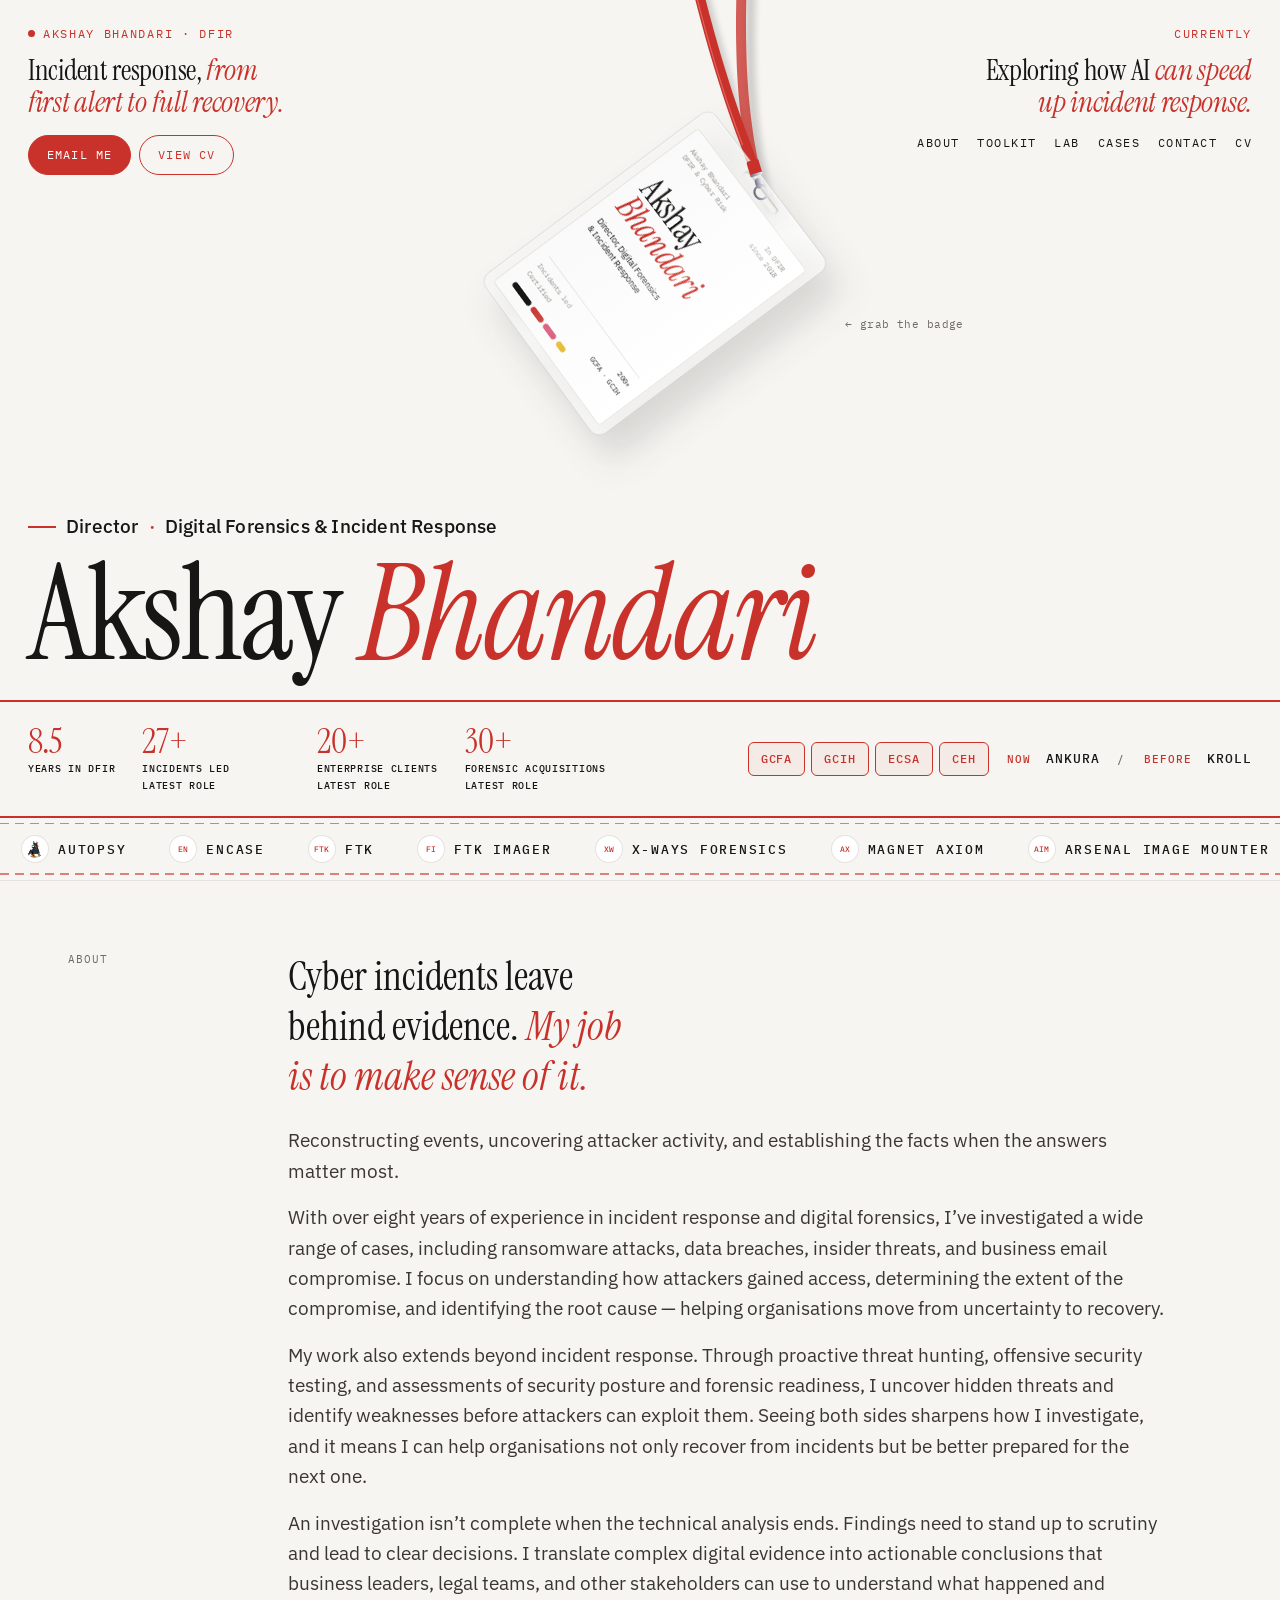
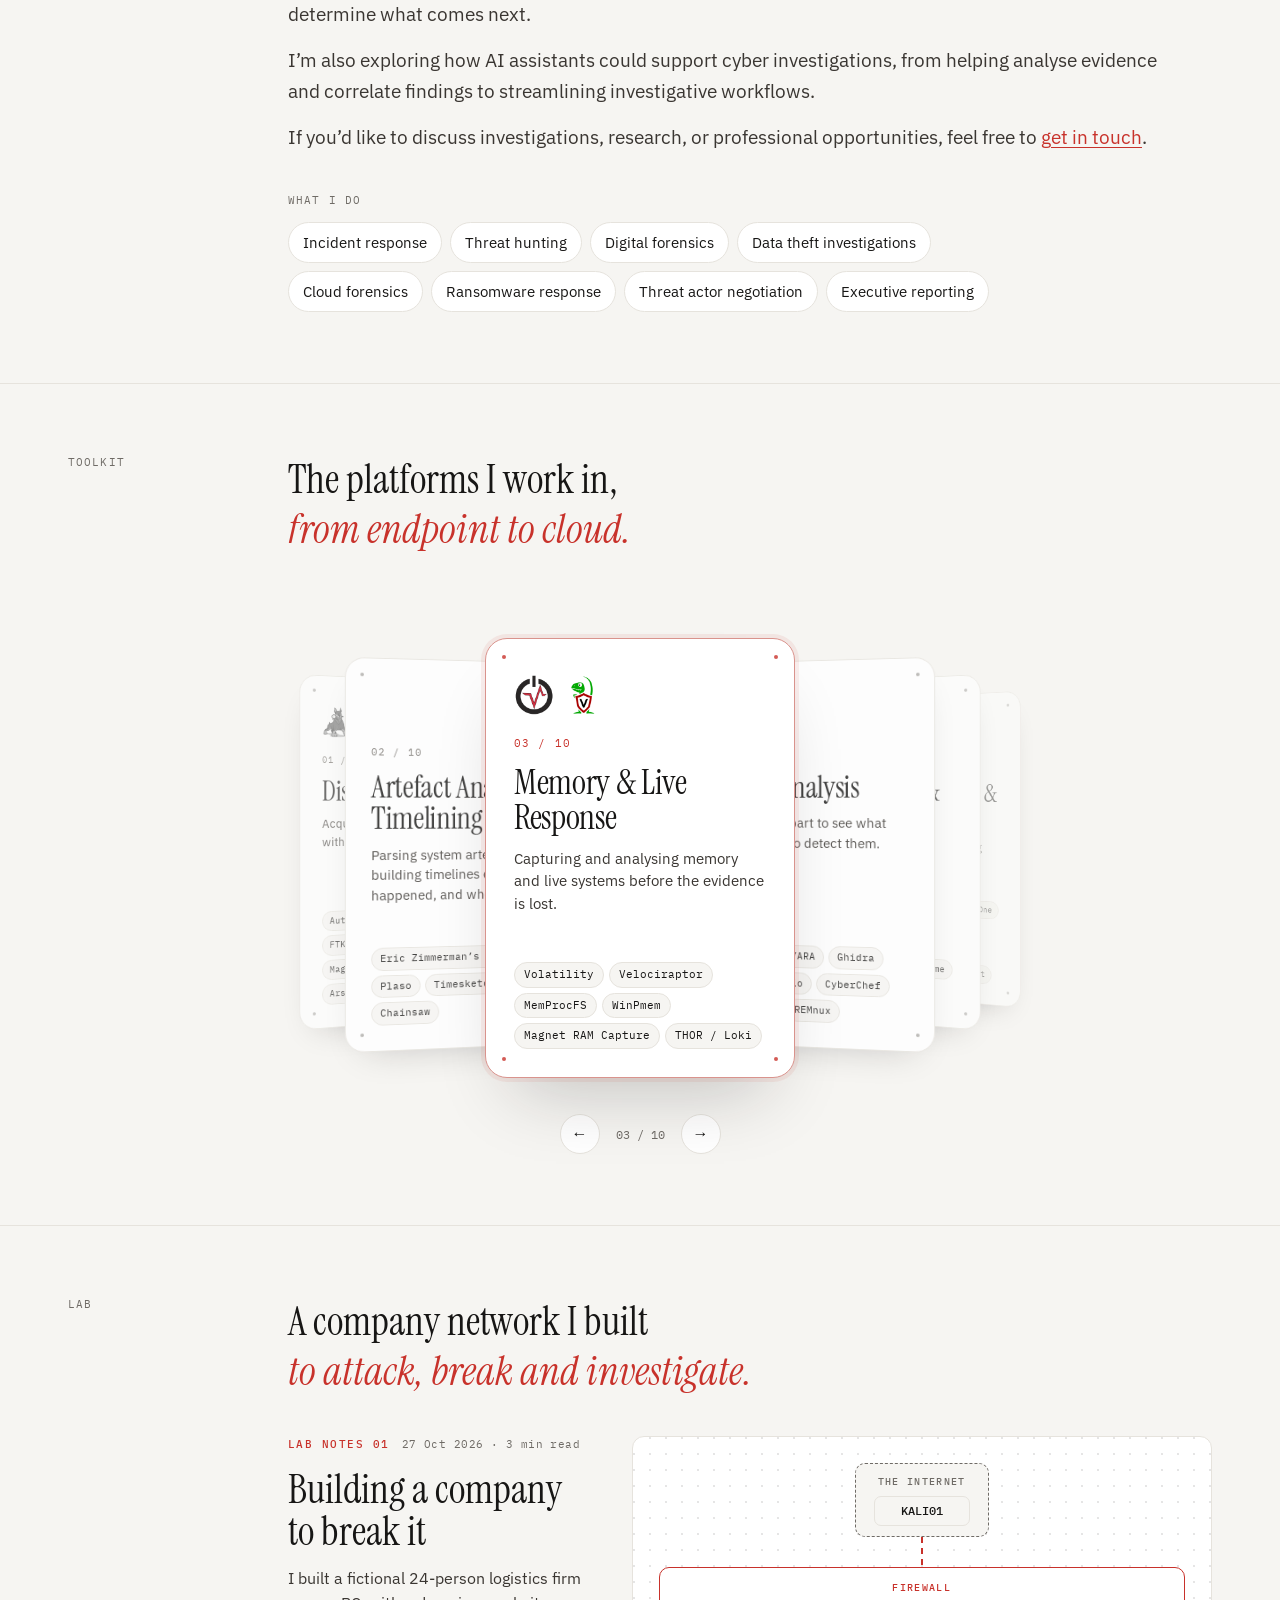
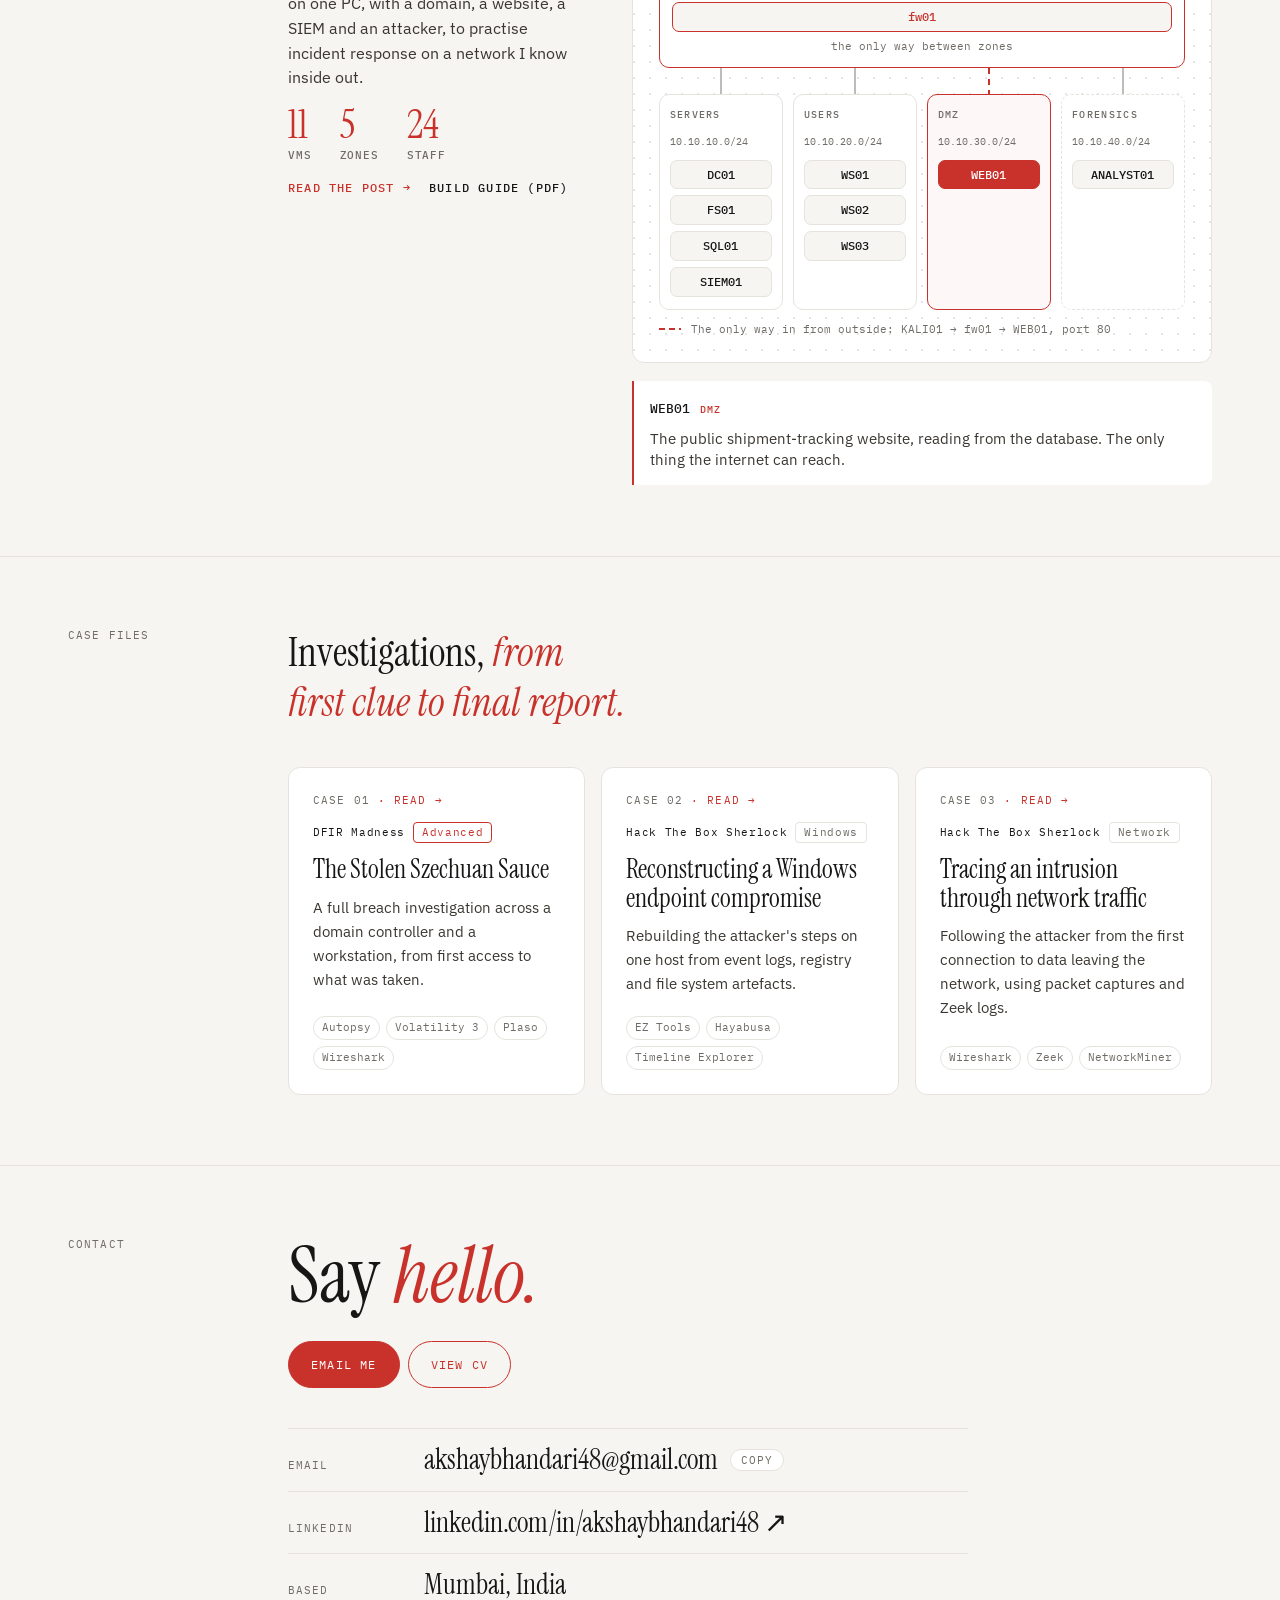
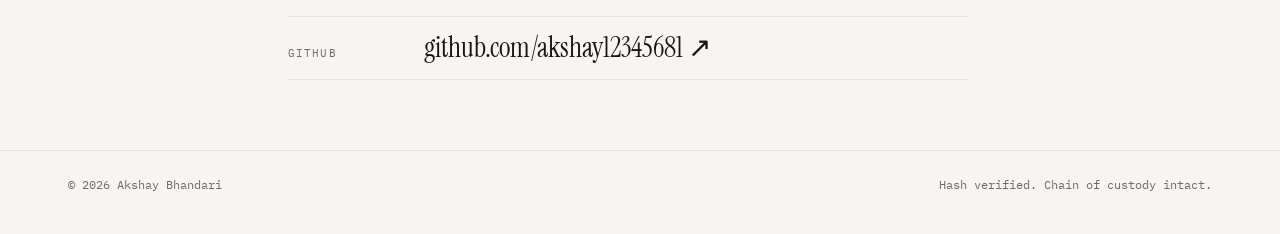
<file: index.html>
<!doctype html>
<html lang="en">
<head>
<meta charset="utf-8">
<meta name="viewport" content="width=device-width, initial-scale=1, viewport-fit=cover">
<title>Akshay Bhandari</title>
<meta name="claude:viewport-fit-sides" content="cover">
<meta name="description" content="Akshay Bhandari, Director of Digital Forensics &amp; Incident Response. 8.5 years leading ransomware and breach investigations. GCFA, GCIH.">
<meta name="author" content="Akshay Bhandari">
<meta name="theme-color" content="#f6f5f2">
<meta property="og:type" content="website">
<meta property="og:site_name" content="Akshay Bhandari">
<meta property="og:title" content="Akshay Bhandari">
<meta property="og:description" content="Director, Digital Forensics &amp; Incident Response. 200+ major incidents led. GCFA, GCIH.">
<meta name="twitter:card" content="summary_large_image">
<meta name="twitter:title" content="Akshay Bhandari">
<meta name="twitter:description" content="Director, Digital Forensics &amp; Incident Response. 200+ major incidents led. GCFA, GCIH.">
<!-- Once the site has a domain, add (absolute URLs required):
<link rel="canonical" href="https://YOUR-DOMAIN/">
<meta property="og:url" content="https://YOUR-DOMAIN/">
<meta property="og:image" content="https://YOUR-DOMAIN/assets/og.png">   1200×630 PNG
<meta name="twitter:image" content="https://YOUR-DOMAIN/assets/og.png">
-->
<link rel="icon" href="data:image/svg+xml,%3Csvg xmlns='http://www.w3.org/2000/svg' viewBox='0 0 64 64'%3E%3Crect width='64' height='64' rx='14' fill='%23c8322b'/%3E%3Ctext x='32' y='44' font-family='Georgia,serif' font-size='32' fill='%23fff' text-anchor='middle'%3EAB%3C/text%3E%3C/svg%3E">

<link rel="preconnect" href="https://fonts.googleapis.com">
<link rel="preconnect" href="https://fonts.gstatic.com" crossorigin>
<link rel="stylesheet" href="https://fonts.googleapis.com/css2?family=Instrument+Serif:ital@0;1&family=IBM+Plex+Mono:wght@400;500&family=IBM+Plex+Sans:wght@400;500&display=swap">

<link rel="stylesheet" href="css/tokens.css">
<link rel="stylesheet" href="css/base.css">
<link rel="stylesheet" href="css/hero.css">
<link rel="stylesheet" href="css/chrome.css">
<link rel="stylesheet" href="css/sections.css">

<script src="js/lanyard.js" defer></script>
<script src="js/rotator.js" defer></script>
<script src="js/marquee.js" defer></script>
<script src="js/deck.js" defer></script>
<script src="js/labmap.js" defer></script>
<script src="js/main.js" defer></script>
</head>
<body>

<a class="skip-link" href="#main">Skip to content</a>

<!-- ============ TOP BAR (slides in once the hero is scrolled past) ============ -->
<nav class="topbar" id="topbar" aria-label="Sections">
  <div class="container topbar-inner">
    <a class="topbar-name" href="#stage">Akshay <em>Bhandari</em></a>
    <div class="topbar-links">
      <a href="#about">About</a>
      <a href="#toolkit">Toolkit</a>
      <a href="#projects">Lab</a>
      <a href="#cases">Cases</a>
      <a href="#contact">Contact</a>
      <a href="cv.html">CV</a>
    </div>
  </div>
</nav>

<!-- ============ HERO ============ -->
<header class="stage" id="stage">
  <div class="corners">
    <div class="corner">
      <p class="corner-label has-dot">Akshay Bhandari · DFIR</p>
      <!-- Rotating lines: add or remove <p class="corner-text"> items freely -->
      <div class="rotator" data-interval="5000">
        <p class="corner-text">Incident response, <em>from first alert to full recovery.</em></p>
        <p class="corner-text">Threat hunting, <em>finding attackers before they strike.</em></p>
        <p class="corner-text">Digital forensics <em>across endpoint, memory and cloud.</em></p>
        <p class="corner-text">Data theft investigations, <em>tracing what left and how.</em></p>
        <p class="corner-text">Ransomware and breach response, <em>start to finish.</em></p>
      </div>
      <div class="cta-row">
        <a class="btn btn-primary" href="mailto:akshaybhandari48@gmail.com">Email me</a>
        <a class="btn" href="cv.html">View CV</a>
      </div>
    </div>
    <div class="corner corner-right">
      <div class="currently" id="currently">
      <p class="corner-label">Currently</p>
      <div class="rotator" data-interval="5000" data-delay="2500">
        <p class="corner-text">Exploring how AI <em>can speed up incident response.</em></p>
        <p class="corner-text">Researching AI-assisted <em>threat detection.</em></p>
        <p class="corner-text">Advancing log analysis <em>with AI and automation.</em></p>
        <p class="corner-text">Testing new security technologies <em>as they emerge.</em></p>
      </div>
      </div>
      <nav class="corner-nav" aria-label="Sections">
        <a href="#about">About</a>
        <a href="#toolkit">Toolkit</a>
        <a href="#projects">Lab</a>
        <a href="#cases">Cases</a>
        <a href="#contact">Contact</a>
        <a href="cv.html">CV</a>
      </nav>
    </div>
  </div>

  <p class="hero-role">Director <span aria-hidden="true">·</span> Digital Forensics &amp; Incident Response</p>
  <h1 class="hero-name">Akshay <em>Bhandari</em></h1>

  <svg class="rope-shadow" id="ropeShadow" aria-hidden="true"></svg>
  <svg class="rope" id="rope" aria-hidden="true"></svg>
  <div class="badge-shadow" id="badgeShadow" aria-hidden="true"></div>

  <div class="badge" id="badge" tabindex="0" role="img"
       aria-label="ID badge for Akshay Bhandari, Director, Digital Forensics and Incident Response. 200+ incidents led, GCFA and GCIH certified. Drag it, or press the arrow keys to swing it.">
    <div class="badge-sleeve">
      <span class="badge-slot"></span>
      <div class="badge-card">
        <div class="badge-head">
          <span>Akshay Bhandari<br>DFIR &amp; Cyber Risk</span>
          <span>In DFIR<br>since 2018</span>
        </div>
        <p class="badge-name">Akshay<br><em>Bhandari</em></p>
        <p class="badge-role">Director, Digital Forensics<br>&amp; Incident Response</p>
        <dl class="badge-meta">
          <dt>Incidents led</dt><dd>200+</dd>
          <dt>Certified</dt><dd>GCFA · GCIH</dd>
        </dl>
        <div class="badge-chips" aria-hidden="true"><i></i><i></i><i></i><i></i></div>
      </div>
      <span class="badge-sheen"></span>
      <span class="badge-shade"></span>
    </div>
  </div>

  <svg class="clasp" id="clasp" aria-hidden="true"></svg>
  <div class="hint" id="hint">← grab the badge</div>
</header>

<!-- On phones, "Currently" moves here, below the name (js/main.js) -->
<div class="container currently-slot" id="currentlySlot" hidden></div>

<!-- ============ AT A GLANCE (numbers + credentials) ============ -->
<section class="proof" aria-label="At a glance">
  <div class="container proof-inner">
    <dl class="proof-stats">
      <div class="proof-stat"><dt>Years in DFIR</dt><dd>8.5</dd></div>
      <!-- Rotating stats: the three change together (data-sync="stats").
           The latest-role figures show first, and are the ones shown with reduced motion. -->
      <div class="proof-stat"><div class="rotator proof-rot" data-sync="stats" data-interval="6000" data-delay="2500">
        <div class="proof-alt"><span class="proof-num">27+</span><span class="proof-lab">Incidents led<span class="proof-scope">latest role</span></span></div>
        <div class="proof-alt"><span class="proof-num">200+</span><span class="proof-lab">Incidents investigated<span class="proof-scope">career</span></span></div>
      </div></div>
      <div class="proof-stat"><div class="rotator proof-rot" data-sync="stats">
        <div class="proof-alt"><span class="proof-num">20+</span><span class="proof-lab">Enterprise clients<span class="proof-scope">latest role</span></span></div>
        <div class="proof-alt"><span class="proof-num">50+</span><span class="proof-lab">Enterprise clients<span class="proof-scope">career</span></span></div>
      </div></div>
      <div class="proof-stat"><div class="rotator proof-rot" data-sync="stats">
        <div class="proof-alt"><span class="proof-num">30+</span><span class="proof-lab">Forensic acquisitions<span class="proof-scope">latest role</span></span></div>
        <div class="proof-alt"><span class="proof-num">100+</span><span class="proof-lab">Forensic acquisitions<span class="proof-scope">career</span></span></div>
      </div></div>
    </dl>
    <div class="proof-creds">
      <ul class="cert-pills" aria-label="Certifications">
        <li title="GIAC Certified Forensic Analyst">GCFA</li>
        <li title="GIAC Certified Incident Handler">GCIH</li>
        <li title="EC-Council Certified Security Analyst">ECSA</li>
        <li title="EC-Council Certified Ethical Hacker">CEH</li>
      </ul>
      <p class="proof-firms"><span>Now</span> Ankura <span class="sep">/</span> <span>Before</span> Kroll</p>
    </div>
  </div>
</section>

<!-- ============ TOOL STRIP ============ -->
<div class="tool-strip" aria-label="Tools I use">
  <div class="tool-marquee">
    <!-- To add a tool: copy an <li>. data-logo = logo file name in assets/logos/;
         without a logo, data-mono = up to 3 letters shown on the disc instead -->
    <ul class="tool-track" id="toolTrack">
      <li class="tool" data-logo="autopsy.png">Autopsy</li>
      <li class="tool" data-mono="EN">EnCase</li>
      <li class="tool" data-mono="FTK">FTK</li>
      <li class="tool" data-mono="FI">FTK Imager</li>
      <li class="tool" data-mono="XW">X-Ways Forensics</li>
      <li class="tool" data-mono="AX">Magnet AXIOM</li>
      <li class="tool" data-mono="AIM">Arsenal Image Mounter</li>
      <li class="tool" data-mono="EZ">Eric Zimmerman’s Tools</li>
      <li class="tool" data-mono="KA">KAPE</li>
      <li class="tool" data-mono="PL">Plaso</li>
      <li class="tool" data-mono="TS">Timesketch</li>
      <li class="tool" data-mono="HB">Hayabusa</li>
      <li class="tool" data-mono="CH">Chainsaw</li>
      <li class="tool" data-logo="volatility.png">Volatility</li>
      <li class="tool" data-logo="velociraptor.png">Velociraptor</li>
      <li class="tool" data-mono="MP">MemProcFS</li>
      <li class="tool" data-mono="WP">WinPmem</li>
      <li class="tool" data-mono="MR">Magnet RAM Capture</li>
      <li class="tool" data-mono="TL">THOR / Loki</li>
      <li class="tool" data-mono="CA">CAPE Sandbox</li>
      <li class="tool" data-mono="YA">YARA</li>
      <li class="tool" data-mono="GH">Ghidra</li>
      <li class="tool" data-mono="XD">x64dbg</li>
      <li class="tool" data-mono="PE">PEStudio</li>
      <li class="tool" data-mono="CC">CyberChef</li>
      <li class="tool" data-mono="CP">capa</li>
      <li class="tool" data-mono="FL">FLOSS</li>
      <li class="tool" data-mono="RE">REMnux</li>
      <li class="tool" data-mono="WS">Wireshark</li>
      <li class="tool" data-mono="NM">Nmap</li>
      <li class="tool" data-mono="ZK">Zeek</li>
      <li class="tool" data-mono="NW">NetworkMiner</li>
      <li class="tool" data-mono="TD">tcpdump</li>
      <li class="tool" data-mono="AK">Arkime</li>
      <li class="tool" data-mono="SU">Suricata</li>
      <li class="tool" data-logo="crowdstrike.png">CrowdStrike Falcon</li>
      <li class="tool" data-logo="sentinelone.png">SentinelOne</li>
      <li class="tool" data-mono="CB">Carbon Black</li>
      <li class="tool" data-logo="trendmicro.png">Trend Micro Vision One</li>
      <li class="tool" data-logo="microsoft.png">Microsoft Defender for Endpoint</li>
      <li class="tool" data-logo="microsoft.png">Microsoft Defender XDR</li>
      <li class="tool" data-logo="paloalto.png">Cortex XDR</li>
      <li class="tool" data-logo="splunk.png">Splunk</li>
      <li class="tool" data-mono="QR">IBM QRadar</li>
      <li class="tool" data-logo="wazuh.png">Wazuh</li>
      <li class="tool" data-logo="microsoft.png">Microsoft Sentinel</li>
      <li class="tool" data-mono="EL">Elastic Stack</li>
      <li class="tool" data-mono="KL">Kali Linux</li>
      <li class="tool" data-mono="PO">Parrot OS</li>
      <li class="tool" data-mono="MS">Metasploit</li>
      <li class="tool" data-mono="CS">Cobalt Strike</li>
      <li class="tool" data-mono="EM">PowerShell Empire</li>
      <li class="tool" data-mono="BS">Burp Suite</li>
      <li class="tool" data-mono="BH">BloodHound</li>
      <li class="tool" data-mono="IM">Impacket</li>
      <li class="tool" data-mono="SL">Sliver</li>
      <li class="tool" data-logo="aws.png">AWS</li>
      <li class="tool" data-logo="azure.png">Microsoft Azure</li>
      <li class="tool" data-logo="googlecloud.png">Google Cloud Platform</li>
      <li class="tool" data-logo="microsoft.png">Microsoft 365 / Entra ID</li>
      <li class="tool" data-mono="WIN">Windows</li>
      <li class="tool" data-mono="MAC">macOS</li>
      <li class="tool" data-mono="LNX">Linux</li>
      <li class="tool" data-logo="powershell.png">PowerShell</li>
      <li class="tool" data-mono="SH">Bash</li>
      <li class="tool" data-logo="python.png">Python</li>
    </ul>
  </div>
</div>

<main id="main" tabindex="-1">
  <!-- ============ ABOUT ============ -->
  <section class="section" id="about" aria-labelledby="about-title">
    <div class="container section-grid">
      <p class="label">About</p>
      <div>
        <h2 class="statement" id="about-title">Cyber incidents leave behind evidence. <em>My job is to make sense of it.</em></h2>
        <p class="lead">Reconstructing events, uncovering attacker activity, and establishing the facts when the answers matter most.</p>
        <p class="lead">With over eight years of experience in incident response and digital forensics, I’ve investigated a wide range of cases, including ransomware attacks, data breaches, insider threats, and business email compromise. I focus on understanding how attackers gained access, determining the extent of the compromise, and identifying the root cause — helping organisations move from uncertainty to recovery.</p>
        <p class="lead">My work also extends beyond incident response. Through proactive threat hunting, offensive security testing, and assessments of security posture and forensic readiness, I uncover hidden threats and identify weaknesses before attackers can exploit them. Seeing both sides sharpens how I investigate, and it means I can help organisations not only recover from incidents but be better prepared for the next one.</p>
        <p class="lead">An investigation isn’t complete when the technical analysis ends. Findings need to stand up to scrutiny and lead to clear decisions. I translate complex digital evidence into actionable conclusions that business leaders, legal teams, and other stakeholders can use to understand what happened and determine what comes next.</p>
        <p class="lead">I’m also exploring how AI assistants could support cyber investigations, from helping analyse evidence and correlate findings to streamlining investigative workflows.</p>
        <p class="lead">If you’d like to discuss investigations, research, or professional opportunities, feel free to <a href="#contact">get in touch</a>.</p>
        <p class="label what-label">What I do</p>
        <ul class="skills">
          <li>Incident response</li><li>Threat hunting</li><li>Digital forensics</li><li>Data theft investigations</li>
          <li>Cloud forensics</li><li>Ransomware response</li><li>Threat actor negotiation</li><li>Executive reporting</li>
        </ul>
      </div>
    </div>
  </section>

  <!-- ============ TOOLKIT ============ -->
  <section class="section" id="toolkit" aria-labelledby="toolkit-title">
    <div class="container section-grid">
      <p class="label">Toolkit</p>
      <div>
        <h2 class="statement" id="toolkit-title">The platforms I work in, <em>from endpoint to cloud.</em></h2>
      </div>
    </div>
    <!-- Card deck. Keep only tools you've actually used. Copy an <article class="deck-card"> to add an area. -->
    <div class="container">
      <div class="deck" id="toolDeck" role="group" aria-label="Toolkit by area. Hover, tap or use the arrow keys to browse.">
      <article class="deck-card" tabindex="0" aria-label="Disk Forensics: Autopsy, EnCase, FTK, FTK Imager, X-Ways Forensics, Magnet AXIOM, Arsenal Image Mounter">
        <span class="deck-dot" aria-hidden="true"></span><span class="deck-dot" aria-hidden="true"></span><span class="deck-dot" aria-hidden="true"></span><span class="deck-dot" aria-hidden="true"></span>
        <div class="deck-logos" aria-hidden="true"><img src="assets/logos/autopsy.png" alt="" width="40" height="40" loading="lazy" decoding="async"></div>
        <p class="deck-num">01 / 10</p>
        <h3>Disk Forensics</h3>
        <p class="deck-desc">Acquiring and analysing disk images with full chain of custody.</p>
        <ul class="kit-tools"><li>Autopsy</li><li>EnCase</li><li>FTK</li><li>FTK Imager</li><li>X-Ways Forensics</li><li>Magnet AXIOM</li><li>Arsenal Image Mounter</li></ul>
      </article>
      <article class="deck-card" tabindex="0" aria-label="Artefact Analysis &amp; Timelining: Eric Zimmerman’s Tools, KAPE, Plaso, Timesketch, Hayabusa, Chainsaw">
        <span class="deck-dot" aria-hidden="true"></span><span class="deck-dot" aria-hidden="true"></span><span class="deck-dot" aria-hidden="true"></span><span class="deck-dot" aria-hidden="true"></span>
        <div class="deck-logos" aria-hidden="true"></div>
        <p class="deck-num">02 / 10</p>
        <h3>Artefact Analysis &amp; Timelining</h3>
        <p class="deck-desc">Parsing system artefacts and building timelines of what happened, and when.</p>
        <ul class="kit-tools"><li>Eric Zimmerman’s Tools</li><li>KAPE</li><li>Plaso</li><li>Timesketch</li><li>Hayabusa</li><li>Chainsaw</li></ul>
      </article>
      <article class="deck-card" tabindex="0" aria-label="Memory &amp; Live Response: Volatility, Velociraptor, MemProcFS, WinPmem, Magnet RAM Capture, THOR / Loki">
        <span class="deck-dot" aria-hidden="true"></span><span class="deck-dot" aria-hidden="true"></span><span class="deck-dot" aria-hidden="true"></span><span class="deck-dot" aria-hidden="true"></span>
        <div class="deck-logos" aria-hidden="true"><img src="assets/logos/volatility.png" alt="" width="40" height="40" loading="lazy" decoding="async"><img src="assets/logos/velociraptor.png" alt="" width="40" height="40" loading="lazy" decoding="async"></div>
        <p class="deck-num">03 / 10</p>
        <h3>Memory &amp; Live Response</h3>
        <p class="deck-desc">Capturing and analysing memory and live systems before the evidence is lost.</p>
        <ul class="kit-tools"><li>Volatility</li><li>Velociraptor</li><li>MemProcFS</li><li>WinPmem</li><li>Magnet RAM Capture</li><li>THOR / Loki</li></ul>
      </article>
      <article class="deck-card" tabindex="0" aria-label="Malware Analysis: CAPE Sandbox, YARA, Ghidra, x64dbg, PEStudio, CyberChef, capa, FLOSS, REMnux">
        <span class="deck-dot" aria-hidden="true"></span><span class="deck-dot" aria-hidden="true"></span><span class="deck-dot" aria-hidden="true"></span><span class="deck-dot" aria-hidden="true"></span>
        <div class="deck-logos" aria-hidden="true"></div>
        <p class="deck-num">04 / 10</p>
        <h3>Malware Analysis</h3>
        <p class="deck-desc">Taking samples apart to see what they do and how to detect them.</p>
        <ul class="kit-tools"><li>CAPE Sandbox</li><li>YARA</li><li>Ghidra</li><li>x64dbg</li><li>PEStudio</li><li>CyberChef</li><li>capa</li><li>FLOSS</li><li>REMnux</li></ul>
      </article>
      <article class="deck-card" tabindex="0" aria-label="Network Forensics &amp; Analysis: Wireshark, Nmap, Zeek, NetworkMiner, tcpdump, Arkime, Suricata">
        <span class="deck-dot" aria-hidden="true"></span><span class="deck-dot" aria-hidden="true"></span><span class="deck-dot" aria-hidden="true"></span><span class="deck-dot" aria-hidden="true"></span>
        <div class="deck-logos" aria-hidden="true"></div>
        <p class="deck-num">05 / 10</p>
        <h3>Network Forensics &amp; Analysis</h3>
        <p class="deck-desc">Reading packet captures and network logs to follow attacker traffic.</p>
        <ul class="kit-tools"><li>Wireshark</li><li>Nmap</li><li>Zeek</li><li>NetworkMiner</li><li>tcpdump</li><li>Arkime</li><li>Suricata</li></ul>
      </article>
      <article class="deck-card" tabindex="0" aria-label="Endpoint Detection &amp; Response (EDR): CrowdStrike Falcon, SentinelOne, Carbon Black, Trend Micro Vision One, Microsoft Defender for Endpoint">
        <span class="deck-dot" aria-hidden="true"></span><span class="deck-dot" aria-hidden="true"></span><span class="deck-dot" aria-hidden="true"></span><span class="deck-dot" aria-hidden="true"></span>
        <div class="deck-logos" aria-hidden="true"><img src="assets/logos/crowdstrike.png" alt="" width="40" height="40" loading="lazy" decoding="async"><img src="assets/logos/sentinelone.png" alt="" width="40" height="40" loading="lazy" decoding="async"><img src="assets/logos/trendmicro.png" alt="" width="40" height="40" loading="lazy" decoding="async"></div>
        <p class="deck-num">06 / 10</p>
        <h3>Endpoint Detection &amp; Response (EDR)</h3>
        <p class="deck-desc">Hunting, scoping and containing threats across thousands of endpoints at once.</p>
        <ul class="kit-tools"><li>CrowdStrike Falcon</li><li>SentinelOne</li><li>Carbon Black</li><li>Trend Micro Vision One</li><li>Microsoft Defender for Endpoint</li></ul>
      </article>
      <article class="deck-card" tabindex="0" aria-label="SIEM &amp; Log Analysis: Splunk, IBM QRadar, Wazuh, Microsoft Sentinel, Elastic Stack">
        <span class="deck-dot" aria-hidden="true"></span><span class="deck-dot" aria-hidden="true"></span><span class="deck-dot" aria-hidden="true"></span><span class="deck-dot" aria-hidden="true"></span>
        <div class="deck-logos" aria-hidden="true"><img src="assets/logos/splunk.png" alt="" width="40" height="40" loading="lazy" decoding="async"><img src="assets/logos/wazuh.png" alt="" width="40" height="40" loading="lazy" decoding="async"><img src="assets/logos/microsoft.png" alt="" width="40" height="40" loading="lazy" decoding="async"></div>
        <p class="deck-num">07 / 10</p>
        <h3>SIEM &amp; Log Analysis</h3>
        <p class="deck-desc">Correlating logs across the estate to find, scope and timeline attacker activity.</p>
        <ul class="kit-tools"><li>Splunk</li><li>IBM QRadar</li><li>Wazuh</li><li>Microsoft Sentinel</li><li>Elastic Stack</li></ul>
      </article>
      <article class="deck-card" tabindex="0" aria-label="Offensive Security: Kali Linux, Parrot OS, Metasploit, Cobalt Strike, PowerShell Empire, Burp Suite, BloodHound, Impacket, Sliver">
        <span class="deck-dot" aria-hidden="true"></span><span class="deck-dot" aria-hidden="true"></span><span class="deck-dot" aria-hidden="true"></span><span class="deck-dot" aria-hidden="true"></span>
        <div class="deck-logos" aria-hidden="true"></div>
        <p class="deck-num">08 / 10</p>
        <h3>Offensive Security</h3>
        <p class="deck-desc">Testing defences the way attackers would, to find the weaknesses first.</p>
        <ul class="kit-tools"><li>Kali Linux</li><li>Parrot OS</li><li>Metasploit</li><li>Cobalt Strike</li><li>PowerShell Empire</li><li>Burp Suite</li><li>BloodHound</li><li>Impacket</li><li>Sliver</li></ul>
      </article>
      <article class="deck-card" tabindex="0" aria-label="Cloud: AWS, Microsoft Azure, Google Cloud Platform, Microsoft 365 / Entra ID">
        <span class="deck-dot" aria-hidden="true"></span><span class="deck-dot" aria-hidden="true"></span><span class="deck-dot" aria-hidden="true"></span><span class="deck-dot" aria-hidden="true"></span>
        <div class="deck-logos" aria-hidden="true"><img src="assets/logos/aws.png" alt="" width="40" height="40" loading="lazy" decoding="async"><img src="assets/logos/azure.png" alt="" width="40" height="40" loading="lazy" decoding="async"><img src="assets/logos/googlecloud.png" alt="" width="40" height="40" loading="lazy" decoding="async"><img src="assets/logos/microsoft.png" alt="" width="40" height="40" loading="lazy" decoding="async"></div>
        <p class="deck-num">09 / 10</p>
        <h3>Cloud</h3>
        <p class="deck-desc">Tracing identity compromise through audit logs, sign-ins and mailbox activity.</p>
        <ul class="kit-tools"><li>AWS</li><li>Microsoft Azure</li><li>Google Cloud Platform</li><li>Microsoft 365 / Entra ID</li></ul>
      </article>
      <article class="deck-card" tabindex="0" aria-label="Operating Systems &amp; Scripting: Windows, macOS, Linux, PowerShell, Bash, Python">
        <span class="deck-dot" aria-hidden="true"></span><span class="deck-dot" aria-hidden="true"></span><span class="deck-dot" aria-hidden="true"></span><span class="deck-dot" aria-hidden="true"></span>
        <div class="deck-logos" aria-hidden="true"><img src="assets/logos/python.png" alt="" width="40" height="40" loading="lazy" decoding="async"><img src="assets/logos/powershell.png" alt="" width="40" height="40" loading="lazy" decoding="async"></div>
        <p class="deck-num">10 / 10</p>
        <h3>Operating Systems &amp; Scripting</h3>
        <p class="deck-desc">Working across Windows, macOS and Linux, and scripting the repetitive parts.</p>
        <ul class="kit-tools"><li>Windows</li><li>macOS</li><li>Linux</li><li>PowerShell</li><li>Bash</li><li>Python</li></ul>
      </article>
      </div>
      <div class="deck-controls">
        <button type="button" class="deck-btn" data-dir="-1" aria-label="Previous area">←</button>
        <span class="deck-count" id="deckCount" aria-live="polite">03 / 10</span>
        <button type="button" class="deck-btn" data-dir="1" aria-label="Next area">→</button>
      </div>
    </div>
  </section>

  <!-- ============ PROJECTS ============ -->
  <section class="section" id="projects" aria-labelledby="projects-title">
    <div class="container section-grid">
      <p class="label">Lab</p>
      <div>
        <h2 class="statement" id="projects-title">A company network I built<br> <em>to attack, break and investigate.</em></h2>
        <!-- Lab: the latest write-up on the left, a map of the lab network on the right.
             Each machine's zone and description are on its button; js/labmap.js shows them under the map. -->
        <div class="lab-split">
          <article class="lp">
            <p class="lp-meta"><span class="lp-kicker">Lab notes 01</span><span>27 Oct 2026 · 3 min read</span></p>
            <h3><a href="writing/building-a-company-to-break-it.html">Building a company to break it</a></h3>
            <p class="lp-lede">I built a fictional 24-person logistics firm on one PC, with a domain, a website, a SIEM and an attacker, to practise incident response on a network I know inside out.</p>
            <dl class="lp-stats">
              <div><dt>VMs</dt><dd>11</dd></div>
              <div><dt>Zones</dt><dd>5</dd></div>
              <div><dt>Staff</dt><dd>24</dd></div>
            </dl>
            <p class="lp-links"><a href="writing/building-a-company-to-break-it.html">Read the post →</a><a class="lp-sec" href="assets/docs/home-dfir-lab-full-guide.pdf">Build guide (PDF)</a></p>
          </article>
          <div class="lm">
            <div class="lm-map" id="labMap" role="group" aria-label="Lab network map. Choose a machine to see what it does.">
              <div class="lm-net">
                <div class="lm-inet"><span class="lm-zname">The internet</span><button type="button" class="lm-m" data-zone="The internet" data-role="The attacker. From outside it can reach exactly one thing: the website, on port 80.">KALI01</button></div>
                <span class="lm-wire" aria-hidden="true"></span>
                <div class="lm-fw"><span class="lm-zname">Firewall</span><button type="button" class="lm-m" data-zone="Firewall" data-role="OPNsense, the only way between zones. Every connection is allowed, blocked and logged here.">fw01</button><small>the only way between zones</small></div>
                <span class="lm-drop"><i></i></span>
                <span class="lm-drop"><i></i></span>
                <span class="lm-drop lm-path"><i></i></span>
                <span class="lm-drop"><i></i></span>
                <div class="lm-zone" data-zone="Servers"><span class="lm-zname">Servers</span><span class="lm-sub">10.10.10.0/24</span><button type="button" class="lm-m" data-zone="Servers" data-role="The lab.local domain controller, with DNS: the 24 staff, department groups, tiered admins and service accounts.">DC01</button><button type="button" class="lm-m" data-zone="Servers" data-role="File server with seven shares, each department locked to its own.">FS01</button><button type="button" class="lm-m" data-zone="Servers" data-role="SQL database that staff reach with their Windows sign-in.">SQL01</button><button type="button" class="lm-m" data-zone="Servers" data-role="Wazuh SIEM, collecting and searching the logs.">SIEM01</button></div>
                <div class="lm-zone" data-zone="Users"><span class="lm-zname">Users</span><span class="lm-sub">10.10.20.0/24</span><button type="button" class="lm-m" data-zone="Users" data-role="Finance staff PC. Maps its drives at sign-in.">WS01</button><button type="button" class="lm-m" data-zone="Users" data-role="Staff PC. Maps its drives at sign-in.">WS02</button><button type="button" class="lm-m" data-zone="Users" data-role="HR staff PC. Maps its drives at sign-in.">WS03</button></div>
                <div class="lm-zone" data-zone="DMZ"><span class="lm-zname">DMZ</span><span class="lm-sub">10.10.30.0/24</span><button type="button" class="lm-m is-on" data-zone="DMZ" data-role="The public shipment-tracking website, reading from the database. The only thing the internet can reach.">WEB01</button></div>
                <div class="lm-zone lm-iso" data-zone="Forensics"><span class="lm-zname">Forensics</span><span class="lm-sub">10.10.40.0/24</span><button type="button" class="lm-m" data-zone="Forensics" data-role="Isolated forensic workstation outside the domain, so the evidence lives where an attacker inside can&#8217;t reach it.">ANALYST01</button></div>
              </div>
              <p class="lm-legend"><i aria-hidden="true"></i>The only way in from outside: KALI01 → fw01 → WEB01, port 80</p>
            </div>
            <div class="lm-info" id="labInfo" aria-live="polite">
              <p><b class="lm-info-name">WEB01</b><span class="lm-info-zone">DMZ</span></p>
              <p class="lm-info-role">The public shipment-tracking website, reading from the database. The only thing the internet can reach.</p>
            </div>
          </div>
        </div>
      </div>
    </div>
  </section>

  <!-- ============ CASE FILES ============ -->
  <section class="section" id="cases" aria-labelledby="cases-title">
    <div class="container section-grid">
      <p class="label">Case files</p>
      <div>
        <h2 class="statement" id="cases-title">Investigations, <em>from first clue to final report.</em></h2>
        <!-- Copy an <article class="case"> block to add a new case.
             Hack The Box: only publish write-ups for RETIRED Sherlocks (HTB's rules). -->
        <div class="cases">
          <article class="case">
            <div class="case-top"><span class="label">Case 01</span></div>
            <p class="case-source">DFIR Madness <span class="level level-adv">Advanced</span></p>
            <h3><a class="case-link" href="cases/case-01.html">The Stolen Szechuan Sauce</a></h3>
            <p>A full breach investigation across a domain controller and a workstation, from first access to what was taken.</p>
            <ul class="tags"><li>Autopsy</li><li>Volatility 3</li><li>Plaso</li><li>Wireshark</li></ul>
          </article>
          <article class="case">
            <div class="case-top"><span class="label">Case 02</span></div>
            <p class="case-source">Hack The Box Sherlock <span class="level">Windows</span></p>
            <h3><a class="case-link" href="cases/case-02.html">Reconstructing a Windows endpoint compromise</a></h3>
            <p>Rebuilding the attacker's steps on one host from event logs, registry and file system artefacts.</p>
            <ul class="tags"><li>EZ Tools</li><li>Hayabusa</li><li>Timeline Explorer</li></ul>
          </article>
          <article class="case">
            <div class="case-top"><span class="label">Case 03</span></div>
            <p class="case-source">Hack The Box Sherlock <span class="level">Network</span></p>
            <h3><a class="case-link" href="cases/case-03.html">Tracing an intrusion through network traffic</a></h3>
            <p>Following the attacker from the first connection to data leaving the network, using packet captures and Zeek logs.</p>
            <ul class="tags"><li>Wireshark</li><li>Zeek</li><li>NetworkMiner</li></ul>
          </article>
        </div>
      </div>
    </div>
  </section>

  <!-- ============ CONTACT ============ -->
  <section class="section" id="contact" aria-labelledby="contact-title">
    <div class="container section-grid">
      <p class="label">Contact</p>
      <div>
        <h2 class="contact-head" id="contact-title">Say <em>hello.</em></h2>
        <div class="cta-row cta-row-lg">
          <a class="btn btn-primary" href="mailto:akshaybhandari48@gmail.com">Email me</a>
          <a class="btn" href="cv.html">View CV</a>
        </div>
        <ul class="contact-list">
          <li><span class="label">Email</span><span class="contact-value"><a href="mailto:akshaybhandari48@gmail.com">akshaybhandari48@gmail.com</a><button type="button" class="copy-btn" data-copy="akshaybhandari48@gmail.com">Copy</button></span></li>
          <li><span class="label">LinkedIn</span><a href="https://www.linkedin.com/in/akshaybhandari48/" target="_blank" rel="noopener">linkedin.com/in/akshaybhandari48 ↗</a></li>
          <li><span class="label">Based</span><span>Mumbai, India</span></li>
          <li><span class="label">GitHub</span><a href="https://github.com/akshay12345681" target="_blank" rel="noopener">github.com/akshay12345681 ↗</a></li>
        </ul>
      </div>
    </div>
  </section>
</main>

<footer class="footer">
  <div class="container">
    <span>© <span id="year">2026</span> Akshay Bhandari</span>
    <span>Hash verified. Chain of custody intact.</span>
  </div>
</footer>

</body>
</html>
</file>
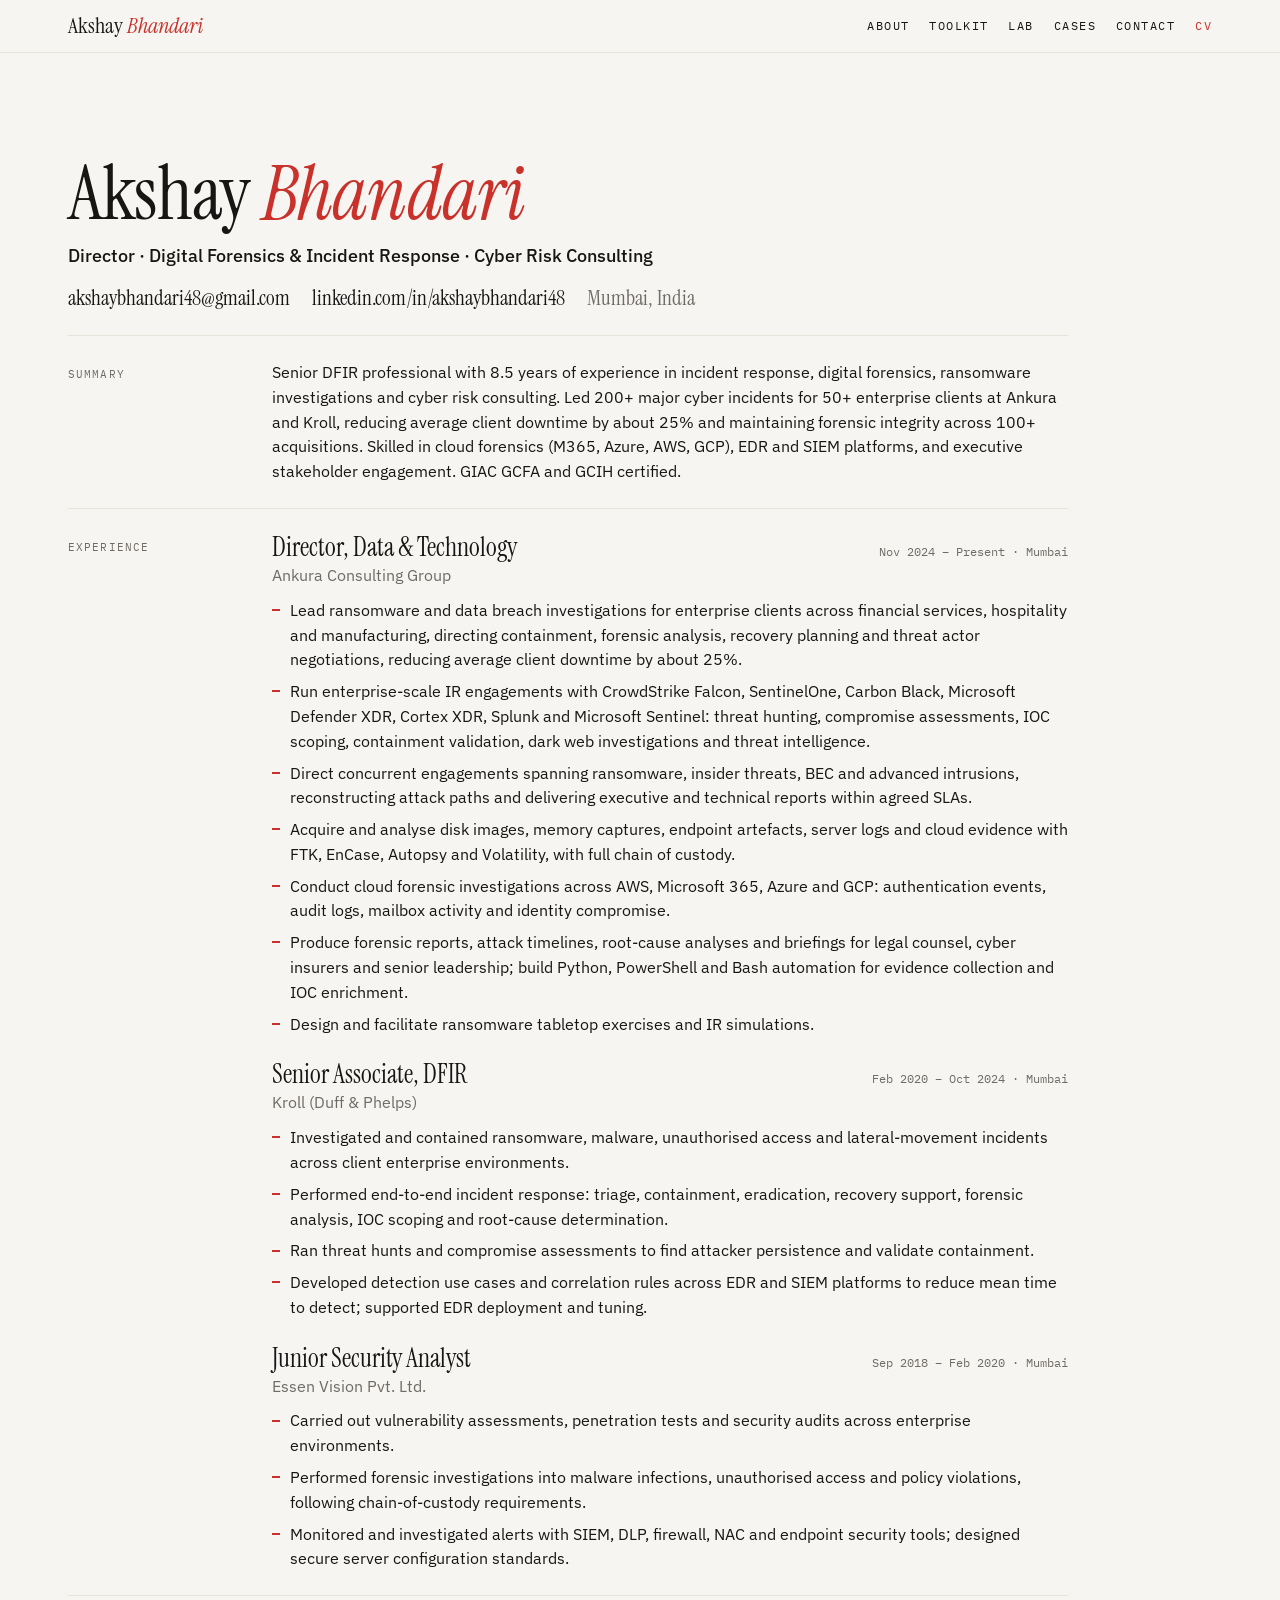
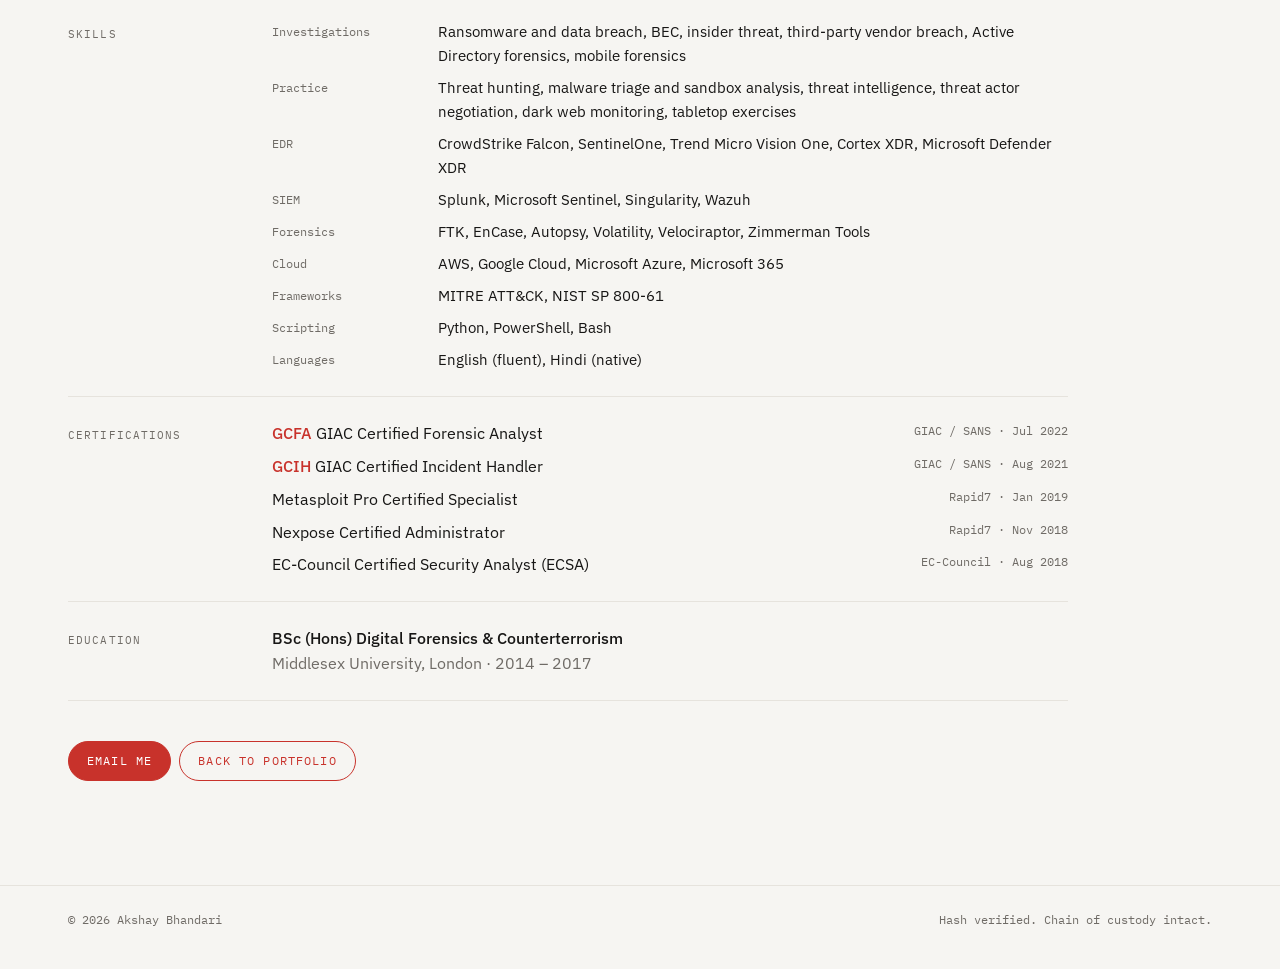
<file: cv.html>
<!doctype html>
<html lang="en">
<head>
<meta charset="utf-8">
<meta name="viewport" content="width=device-width, initial-scale=1, viewport-fit=cover">
<title>Akshay Bhandari · CV</title>
<meta name="description" content="CV of Akshay Bhandari, Director, Digital Forensics & Incident Response.">
<link rel="icon" href="data:image/svg+xml,%3Csvg xmlns='http://www.w3.org/2000/svg' viewBox='0 0 64 64'%3E%3Crect width='64' height='64' rx='14' fill='%23c8322b'/%3E%3Ctext x='32' y='44' font-family='Georgia,serif' font-size='32' fill='%23fff' text-anchor='middle'%3EAB%3C/text%3E%3C/svg%3E">
<link rel="preconnect" href="https://fonts.googleapis.com">
<link rel="preconnect" href="https://fonts.gstatic.com" crossorigin>
<link rel="stylesheet" href="https://fonts.googleapis.com/css2?family=Instrument+Serif:ital@0;1&family=IBM+Plex+Mono:wght@400;500&family=IBM+Plex+Sans:wght@400;500&display=swap">
<link rel="stylesheet" href="css/tokens.css">
<link rel="stylesheet" href="css/base.css">
<link rel="stylesheet" href="css/chrome.css">
<style>
  /* CV page: one column, readable, prints cleanly */
  .cv { padding-block: var(--space-4) var(--space-6); }   /* same width and left edge as the top bar */
  .cv > * { max-width: 1000px; }
  .cv-nav { display: flex; justify-content: space-between; align-items: center; gap: 12px; font-family: var(--font-mono); font-size: var(--text-2xs); letter-spacing: .1em; text-transform: uppercase; }
  .cv-nav a { text-decoration: none; color: var(--muted); }
  .cv-nav a:hover { color: var(--fg); }
  .cv-head { margin-top: var(--space-5); padding-bottom: var(--space-3); border-bottom: 1px solid var(--line); }
  .cv-name { font-family: var(--font-display); font-weight: 400; font-size: clamp(44px, 7vw, 76px); line-height: 1; letter-spacing: -.01em; }
  .cv-name em { color: var(--accent); }
  .cv-title { margin-top: 10px; font-weight: 500; font-size: 18px; }
  .cv-contact { margin-top: 14px; display: flex; flex-wrap: wrap; gap: 6px 22px; font-family: var(--font-display); font-size: 21px; line-height: 1.25; color: var(--muted); }  /* same serif as the homepage contact details */
  .cv-contact a { color: var(--fg); text-decoration: none; }
  .cv-contact a:hover { color: var(--accent); }
  .cv-section { display: grid; grid-template-columns: 180px minmax(0, 1fr); gap: var(--space-3); padding-block: var(--space-3); border-bottom: 1px solid var(--line); }
  .cv-section > h2 { font-family: var(--font-mono); font-weight: 400; font-size: var(--text-2xs); letter-spacing: .1em; text-transform: uppercase; color: var(--muted); padding-top: 6px; }
  .cv-section p, .cv-section li { font-size: 15.5px; line-height: 1.6; }
  .cv-role + .cv-role { margin-top: var(--space-3); }
  .cv-role-head { display: flex; justify-content: space-between; align-items: baseline; gap: 4px 16px; flex-wrap: wrap; }
  .cv-role h3 { font-family: var(--font-display); font-weight: 400; font-size: 26px; line-height: 1.15; }
  .cv-when { font-family: var(--font-mono); font-size: var(--text-xs); color: var(--muted); }
  .cv-org { color: var(--muted); font-size: 15px; }
  .cv-list { margin-top: 10px; padding: 0; list-style: none; display: grid; gap: 7px; }
  .cv-list li { position: relative; padding-left: 18px; }
  .cv-list li::before { content: ""; position: absolute; left: 0; top: .72em; width: 8px; height: 2px; background: var(--accent); }
  .cv-grid { display: grid; grid-template-columns: 150px minmax(0, 1fr); gap: 8px 16px; }
  .cv-grid dt { font-family: var(--font-mono); font-size: var(--text-xs); color: var(--muted); padding-top: 2px; }
  .cv-grid dd { margin: 0; font-size: 15px; }
  .cv-certs { padding: 0; list-style: none; display: grid; gap: 8px; }
  .cv-certs li { display: flex; justify-content: space-between; gap: 4px 16px; flex-wrap: wrap; }
  .cv-certs li span:last-child { font-family: var(--font-mono); font-size: var(--text-xs); color: var(--muted); }
  .cv-certs strong { font-weight: 500; color: var(--accent); }
  @media (max-width: 720px) {
    .cv-section { grid-template-columns: minmax(0, 1fr); gap: 8px; }
    .cv-grid { grid-template-columns: 1fr; gap: 2px; }
    .cv-grid dd { margin-bottom: 8px; }
  }
  @media print {
    .cv-nav, .cv-actions { display: none; }
    body { background: #fff; }
    .cv { padding-block: 0; }
  }
</style>
</head>
<body>
<nav class="topbar is-static" id="topbar" aria-label="Sections">
  <div class="container topbar-inner">
    <a class="topbar-name" href="index.html">Akshay <em>Bhandari</em></a>
    <div class="topbar-links">
      <a href="index.html#about">About</a>
      <a href="index.html#toolkit">Toolkit</a>
      <a href="index.html#projects">Lab</a>
      <a href="index.html#cases">Cases</a>
      <a href="index.html#contact">Contact</a>
      <a href="cv.html" aria-current="page">CV</a>
    </div>
  </div>
</nav>

<div class="container cv">
  <header class="cv-head">
    <h1 class="cv-name">Akshay <em>Bhandari</em></h1>
    <p class="cv-title">Director · Digital Forensics &amp; Incident Response · Cyber Risk Consulting</p>
    <p class="cv-contact">
      <a href="mailto:akshaybhandari48@gmail.com">akshaybhandari48@gmail.com</a>
      <a href="https://www.linkedin.com/in/akshaybhandari48/" target="_blank" rel="noopener">linkedin.com/in/akshaybhandari48</a>
      <span>Mumbai, India</span>
    </p>
  </header>

  <section class="cv-section" aria-labelledby="cv-summary">
    <h2 id="cv-summary">Summary</h2>
    <p>Senior DFIR professional with 8.5 years of experience in incident response, digital forensics, ransomware investigations and cyber risk consulting. Led 200+ major cyber incidents for 50+ enterprise clients at Ankura and Kroll, reducing average client downtime by about 25% and maintaining forensic integrity across 100+ acquisitions. Skilled in cloud forensics (M365, Azure, AWS, GCP), EDR and SIEM platforms, and executive stakeholder engagement. GIAC GCFA and GCIH certified.</p>
  </section>

  <section class="cv-section" aria-labelledby="cv-experience">
    <h2 id="cv-experience">Experience</h2>
    <div>
      <div class="cv-role">
        <div class="cv-role-head"><h3>Director, Data &amp; Technology</h3><span class="cv-when">Nov 2024 – Present · Mumbai</span></div>
        <p class="cv-org">Ankura Consulting Group</p>
        <ul class="cv-list">
          <li>Lead ransomware and data breach investigations for enterprise clients across financial services, hospitality and manufacturing, directing containment, forensic analysis, recovery planning and threat actor negotiations, reducing average client downtime by about 25%.</li>
          <li>Run enterprise-scale IR engagements with CrowdStrike Falcon, SentinelOne, Carbon Black, Microsoft Defender XDR, Cortex XDR, Splunk and Microsoft Sentinel: threat hunting, compromise assessments, IOC scoping, containment validation, dark web investigations and threat intelligence.</li>
          <li>Direct concurrent engagements spanning ransomware, insider threats, BEC and advanced intrusions, reconstructing attack paths and delivering executive and technical reports within agreed SLAs.</li>
          <li>Acquire and analyse disk images, memory captures, endpoint artefacts, server logs and cloud evidence with FTK, EnCase, Autopsy and Volatility, with full chain of custody.</li>
          <li>Conduct cloud forensic investigations across AWS, Microsoft 365, Azure and GCP: authentication events, audit logs, mailbox activity and identity compromise.</li>
          <li>Produce forensic reports, attack timelines, root-cause analyses and briefings for legal counsel, cyber insurers and senior leadership; build Python, PowerShell and Bash automation for evidence collection and IOC enrichment.</li>
          <li>Design and facilitate ransomware tabletop exercises and IR simulations.</li>
        </ul>
      </div>
      <div class="cv-role">
        <div class="cv-role-head"><h3>Senior Associate, DFIR</h3><span class="cv-when">Feb 2020 – Oct 2024 · Mumbai</span></div>
        <p class="cv-org">Kroll (Duff &amp; Phelps)</p>
        <ul class="cv-list">
          <li>Investigated and contained ransomware, malware, unauthorised access and lateral-movement incidents across client enterprise environments.</li>
          <li>Performed end-to-end incident response: triage, containment, eradication, recovery support, forensic analysis, IOC scoping and root-cause determination.</li>
          <li>Ran threat hunts and compromise assessments to find attacker persistence and validate containment.</li>
          <li>Developed detection use cases and correlation rules across EDR and SIEM platforms to reduce mean time to detect; supported EDR deployment and tuning.</li>
        </ul>
      </div>
      <div class="cv-role">
        <div class="cv-role-head"><h3>Junior Security Analyst</h3><span class="cv-when">Sep 2018 – Feb 2020 · Mumbai</span></div>
        <p class="cv-org">Essen Vision Pvt. Ltd.</p>
        <ul class="cv-list">
          <li>Carried out vulnerability assessments, penetration tests and security audits across enterprise environments.</li>
          <li>Performed forensic investigations into malware infections, unauthorised access and policy violations, following chain-of-custody requirements.</li>
          <li>Monitored and investigated alerts with SIEM, DLP, firewall, NAC and endpoint security tools; designed secure server configuration standards.</li>
        </ul>
      </div>
    </div>
  </section>

  <section class="cv-section" aria-labelledby="cv-skills">
    <h2 id="cv-skills">Skills</h2>
    <dl class="cv-grid">
      <dt>Investigations</dt><dd>Ransomware and data breach, BEC, insider threat, third-party vendor breach, Active Directory forensics, mobile forensics</dd>
      <dt>Practice</dt><dd>Threat hunting, malware triage and sandbox analysis, threat intelligence, threat actor negotiation, dark web monitoring, tabletop exercises</dd>
      <dt>EDR</dt><dd>CrowdStrike Falcon, SentinelOne, Trend Micro Vision One, Cortex XDR, Microsoft Defender XDR</dd>
      <dt>SIEM</dt><dd>Splunk, Microsoft Sentinel, Singularity, Wazuh</dd>
      <dt>Forensics</dt><dd>FTK, EnCase, Autopsy, Volatility, Velociraptor, Zimmerman Tools</dd>
      <dt>Cloud</dt><dd>AWS, Google Cloud, Microsoft Azure, Microsoft 365</dd>
      <dt>Frameworks</dt><dd>MITRE ATT&amp;CK, NIST SP 800-61</dd>
      <dt>Scripting</dt><dd>Python, PowerShell, Bash</dd>
      <dt>Languages</dt><dd>English (fluent), Hindi (native)</dd>
    </dl>
  </section>

  <section class="cv-section" aria-labelledby="cv-certs">
    <h2 id="cv-certs">Certifications</h2>
    <ul class="cv-certs">
      <li><span><strong>GCFA</strong> GIAC Certified Forensic Analyst</span><span>GIAC / SANS · Jul 2022</span></li>
      <li><span><strong>GCIH</strong> GIAC Certified Incident Handler</span><span>GIAC / SANS · Aug 2021</span></li>
      <li><span>Metasploit Pro Certified Specialist</span><span>Rapid7 · Jan 2019</span></li>
      <li><span>Nexpose Certified Administrator</span><span>Rapid7 · Nov 2018</span></li>
      <li><span>EC-Council Certified Security Analyst (ECSA)</span><span>EC-Council · Aug 2018</span></li>
    </ul>
  </section>

  <section class="cv-section" aria-labelledby="cv-edu">
    <h2 id="cv-edu">Education</h2>
    <div>
      <p><strong style="font-weight:500">BSc (Hons) Digital Forensics &amp; Counterterrorism</strong></p>
      <p class="cv-org">Middlesex University, London · 2014 – 2017</p>
    </div>
  </section>

  <div class="cta-row cv-actions" style="margin-top: var(--space-4)">
    <a class="btn btn-primary" href="mailto:akshaybhandari48@gmail.com">Email me</a>
    <a class="btn" href="index.html">Back to portfolio</a>
  </div>
</div>
<footer class="footer">
  <div class="container">
    <span>© 2026 Akshay Bhandari</span>
    <span>Hash verified. Chain of custody intact.</span>
  </div>
</footer>
</body>
</html>
</file>
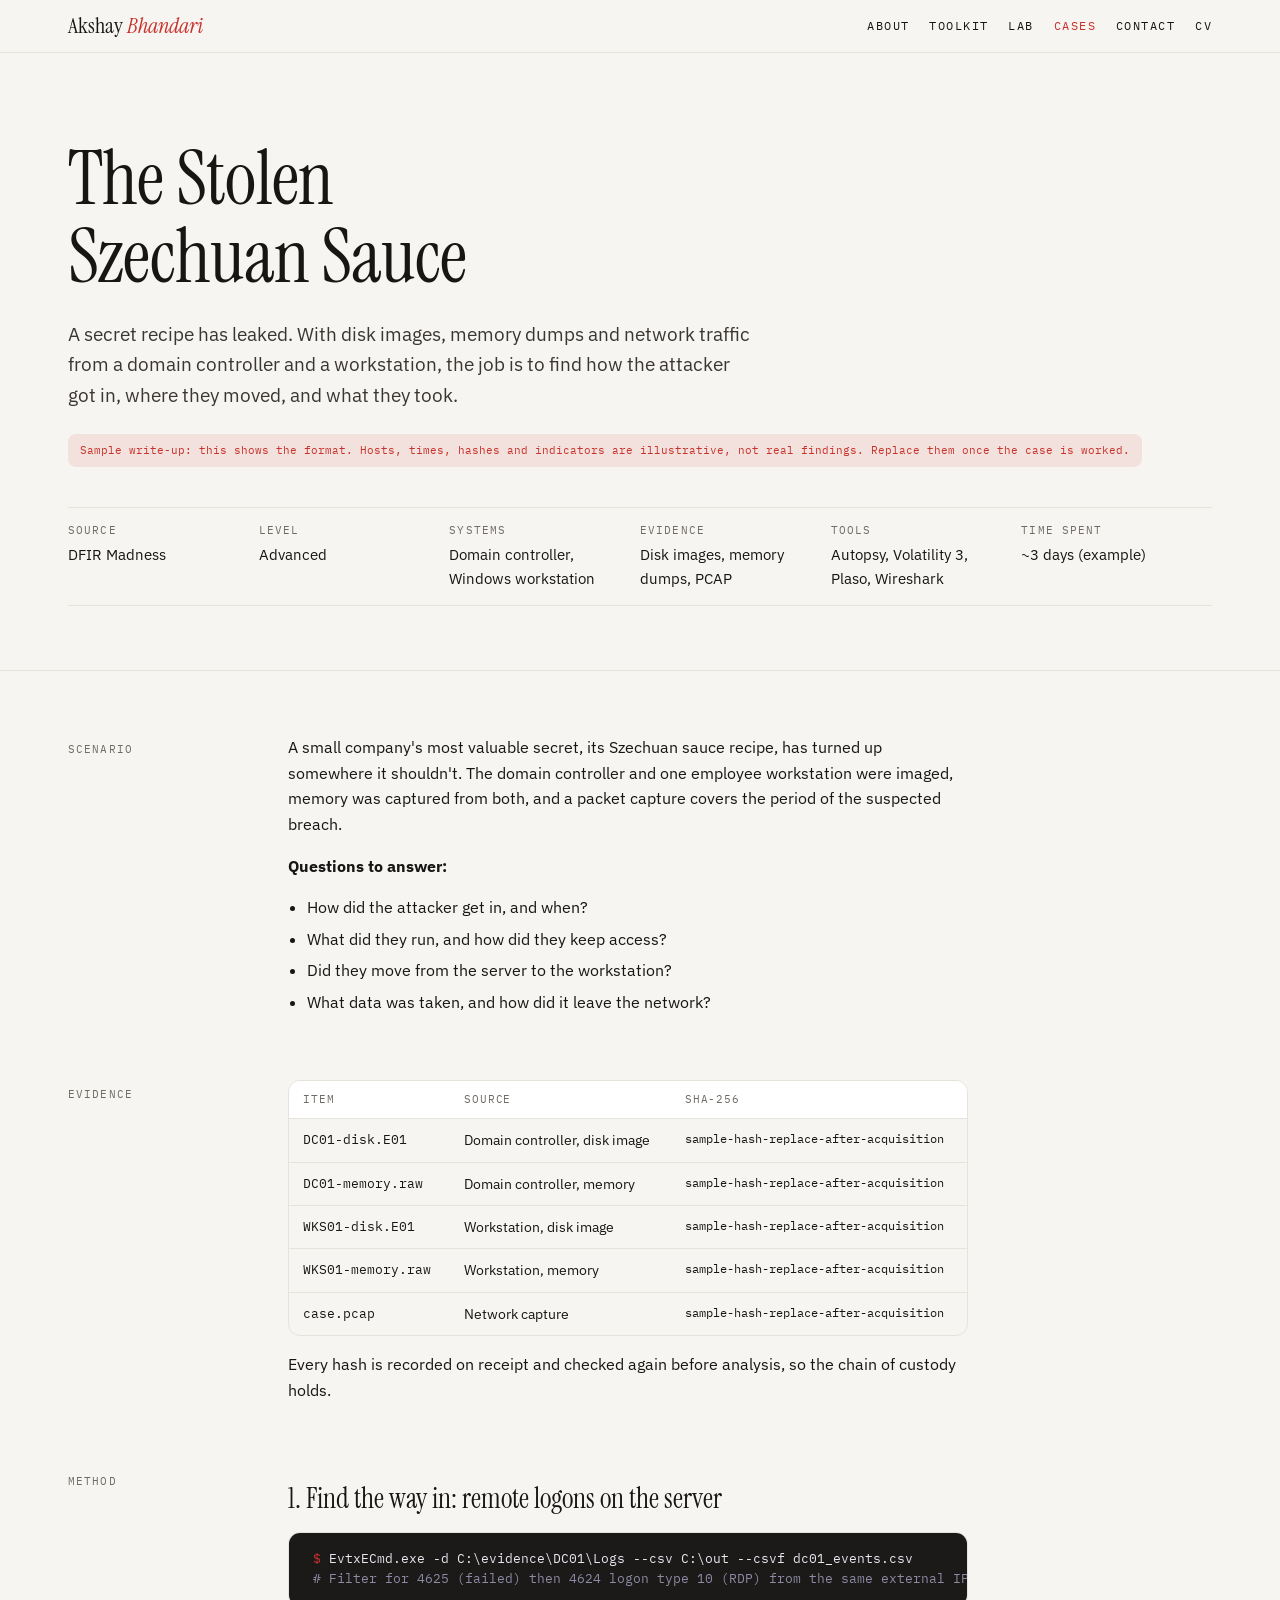
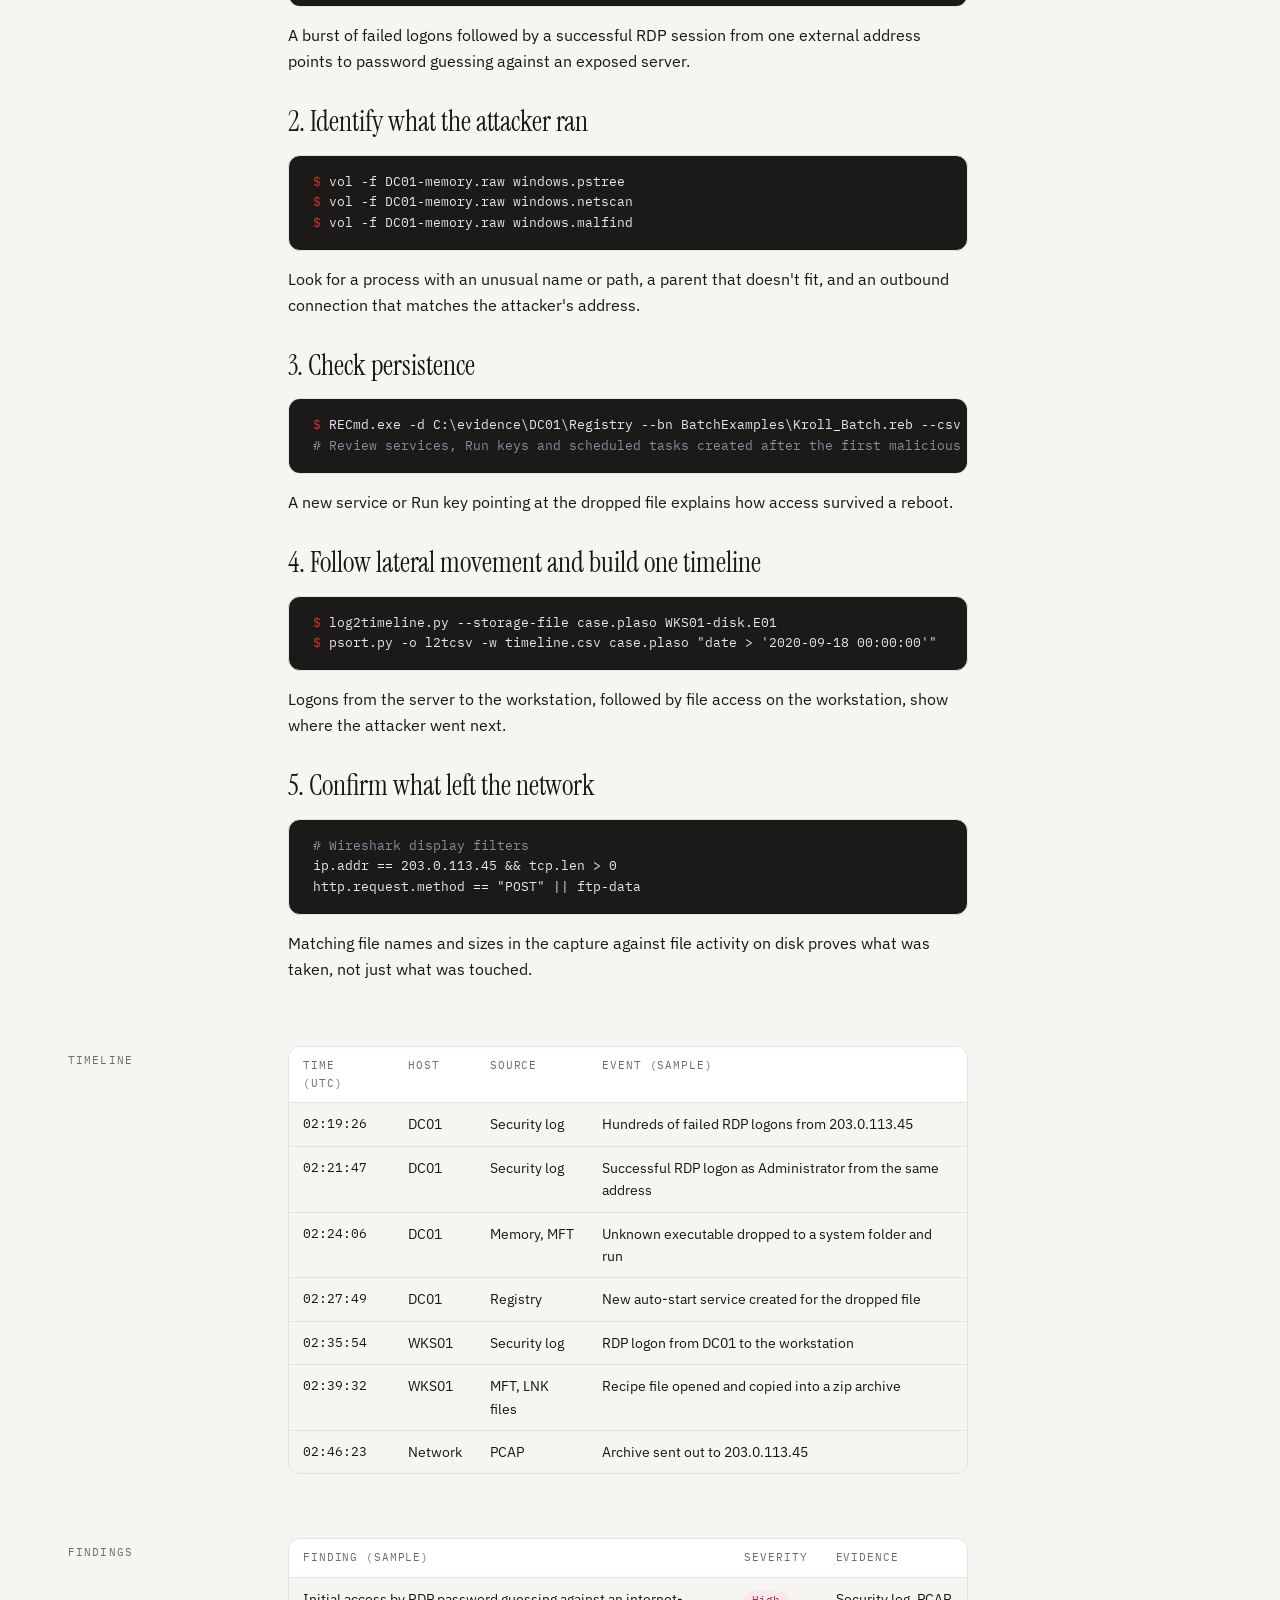
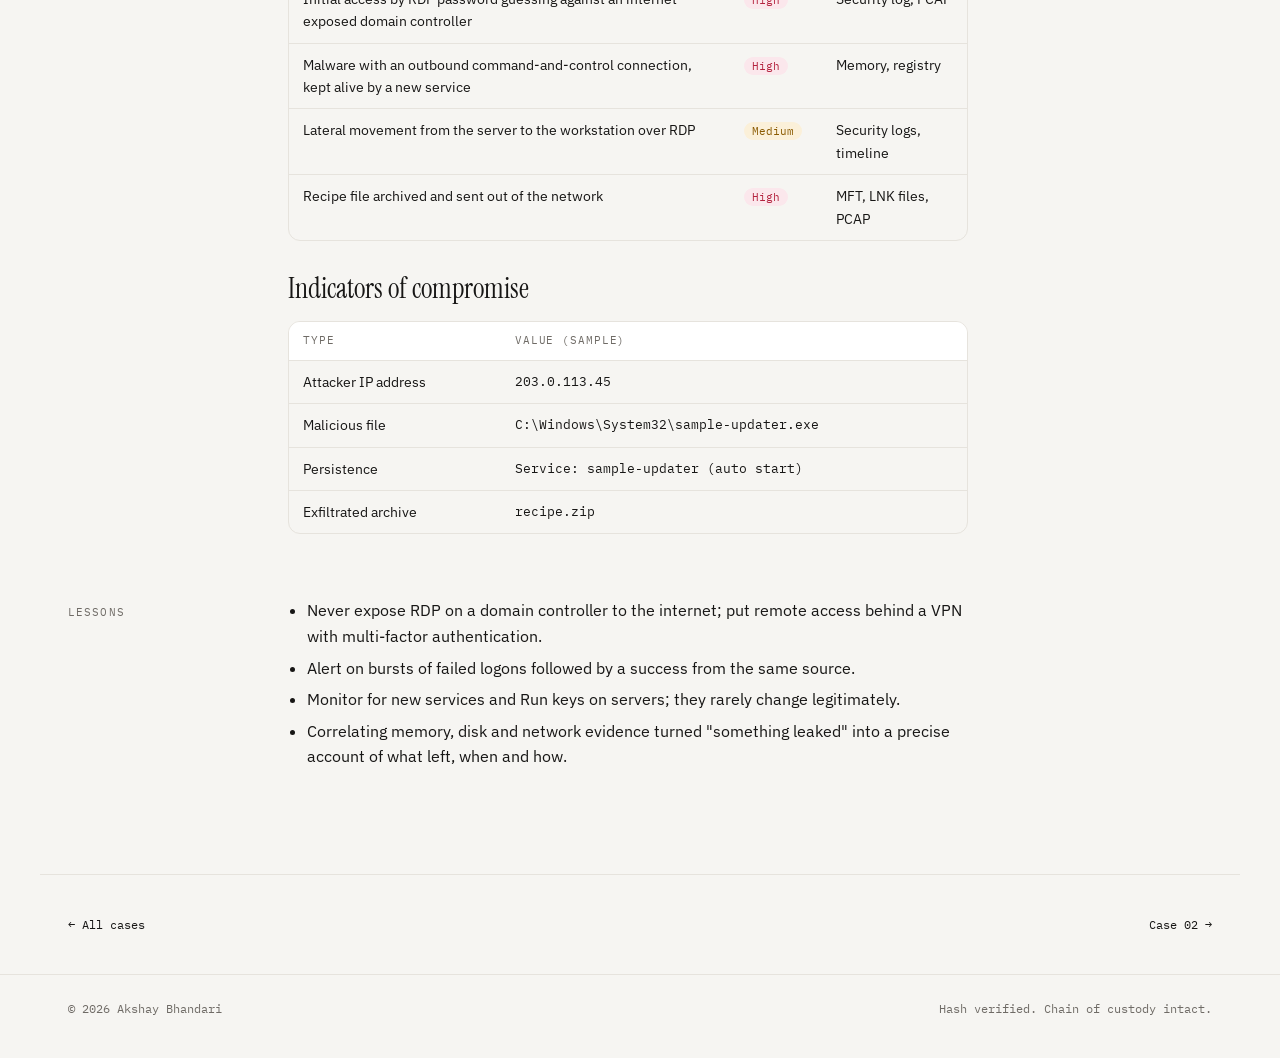
<file: cases/case-01.html>
<!doctype html>
<html lang="en">
<head>
<meta charset="utf-8">
<meta name="viewport" content="width=device-width, initial-scale=1, viewport-fit=cover">
<title>Case 01 · Stolen Szechuan Sauce</title>
<meta name="description" content="Case study: a full breach investigation of the DFIR Madness Stolen Szechuan Sauce case.">
<!-- Remove this noindex line once the case is written up -->
<meta name="robots" content="noindex">
<link rel="icon" href="data:image/svg+xml,%3Csvg xmlns='http://www.w3.org/2000/svg' viewBox='0 0 64 64'%3E%3Crect width='64' height='64' rx='14' fill='%23c8322b'/%3E%3Ctext x='32' y='44' font-family='Georgia,serif' font-size='32' fill='%23fff' text-anchor='middle'%3EAB%3C/text%3E%3C/svg%3E">
<link rel="preconnect" href="https://fonts.googleapis.com">
<link rel="preconnect" href="https://fonts.gstatic.com" crossorigin>
<link rel="stylesheet" href="https://fonts.googleapis.com/css2?family=Instrument+Serif:ital@0;1&family=IBM+Plex+Mono:wght@400;500&family=IBM+Plex+Sans:wght@400;500&display=swap">
<link rel="stylesheet" href="../css/tokens.css">
<link rel="stylesheet" href="../css/base.css">
<link rel="stylesheet" href="../css/chrome.css">
<link rel="stylesheet" href="../css/case.css">
</head>
<body>
<nav class="topbar is-static" id="topbar" aria-label="Sections">
  <div class="container topbar-inner">
    <a class="topbar-name" href="../index.html">Akshay <em>Bhandari</em></a>
    <div class="topbar-links">
      <a href="../index.html#about">About</a>
      <a href="../index.html#toolkit">Toolkit</a>
      <a href="../index.html#projects">Lab</a>
      <a href="../index.html#cases" aria-current="page">Cases</a>
      <a href="../index.html#contact">Contact</a>
      <a href="../cv.html">CV</a>
    </div>
  </div>
</nav>

<!--
  CASE STUDY TEMPLATE
  To add a case: copy this file to case-02.html, replace every section's content,
  and link it from the matching card in ../index.html.
  Keep the section order: readers (and hiring managers) expect
  Summary → Scenario → Evidence → Method → Timeline → Findings → Lessons.
-->

<header class="case-header">
  <div class="container">

    <h1 class="case-title">The Stolen Szechuan Sauce</h1>
    <p class="case-summary">A secret recipe has leaked. With disk images, memory dumps and network traffic from a domain controller and a workstation, the job is to find how the attacker got in, where they moved, and what they took.</p>
    <p class="template-note">Sample write-up: this shows the format. Hosts, times, hashes and indicators are illustrative, not real findings. Replace them once the case is worked.</p>

    <dl class="case-facts">
      <div><dt>Source</dt><dd>DFIR Madness</dd></div>
      <div><dt>Level</dt><dd>Advanced</dd></div>
      <div><dt>Systems</dt><dd>Domain controller, Windows workstation</dd></div>
      <div><dt>Evidence</dt><dd>Disk images, memory dumps, PCAP</dd></div>
      <div><dt>Tools</dt><dd>Autopsy, Volatility 3, Plaso, Wireshark</dd></div>
      <div><dt>Time spent</dt><dd>~3 days (example)</dd></div>
    </dl>
  </div>
</header>

<main class="container case-body">

  <!-- 1. SCENARIO: what was reported, and what question you set out to answer -->
  <section class="case-section" aria-labelledby="s-scenario">
    <h2 id="s-scenario">Scenario</h2>
    <div class="prose">
      <p>A small company's most valuable secret, its Szechuan sauce recipe, has turned up somewhere it shouldn't. The domain controller and one employee workstation were imaged, memory was captured from both, and a packet capture covers the period of the suspected breach.</p>
      <p><strong>Questions to answer:</strong></p>
      <ul>
        <li>How did the attacker get in, and when?</li>
        <li>What did they run, and how did they keep access?</li>
        <li>Did they move from the server to the workstation?</li>
        <li>What data was taken, and how did it leave the network?</li>
      </ul>
    </div>
  </section>

  <!-- 2. EVIDENCE: list every artefact with its hash, so the work is verifiable -->
  <section class="case-section" aria-labelledby="s-evidence">
    <h2 id="s-evidence">Evidence</h2>
    <div class="prose">
      <div class="table-wrap">
        <table>
          <thead><tr><th>Item</th><th>Source</th><th>SHA-256</th></tr></thead>
          <tbody>
            <tr><td class="mono">DC01-disk.E01</td><td>Domain controller, disk image</td><td class="hash">sample-hash-replace-after-acquisition</td></tr>
            <tr><td class="mono">DC01-memory.raw</td><td>Domain controller, memory</td><td class="hash">sample-hash-replace-after-acquisition</td></tr>
            <tr><td class="mono">WKS01-disk.E01</td><td>Workstation, disk image</td><td class="hash">sample-hash-replace-after-acquisition</td></tr>
            <tr><td class="mono">WKS01-memory.raw</td><td>Workstation, memory</td><td class="hash">sample-hash-replace-after-acquisition</td></tr>
            <tr><td class="mono">case.pcap</td><td>Network capture</td><td class="hash">sample-hash-replace-after-acquisition</td></tr>
          </tbody>
        </table>
      </div>
      <p>Every hash is recorded on receipt and checked again before analysis, so the chain of custody holds.</p>
    </div>
  </section>

  <!-- 3. METHOD: the steps and commands, so someone could repeat the work -->
  <section class="case-section" aria-labelledby="s-method">
    <h2 id="s-method">Method</h2>
    <div class="prose">
      <h3>1. Find the way in: remote logons on the server</h3>
      <pre class="cmd"><code><span class="p">$ </span>EvtxECmd.exe -d C:\evidence\DC01\Logs --csv C:\out --csvf dc01_events.csv
<span class="c"># Filter for 4625 (failed) then 4624 logon type 10 (RDP) from the same external IP</span></code></pre>
      <p>A burst of failed logons followed by a successful RDP session from one external address points to password guessing against an exposed server.</p>

      <h3>2. Identify what the attacker ran</h3>
      <pre class="cmd"><code><span class="p">$ </span>vol -f DC01-memory.raw windows.pstree
<span class="p">$ </span>vol -f DC01-memory.raw windows.netscan
<span class="p">$ </span>vol -f DC01-memory.raw windows.malfind</code></pre>
      <p>Look for a process with an unusual name or path, a parent that doesn't fit, and an outbound connection that matches the attacker's address.</p>

      <h3>3. Check persistence</h3>
      <pre class="cmd"><code><span class="p">$ </span>RECmd.exe -d C:\evidence\DC01\Registry --bn BatchExamples\Kroll_Batch.reb --csv C:\out
<span class="c"># Review services, Run keys and scheduled tasks created after the first malicious logon</span></code></pre>
      <p>A new service or Run key pointing at the dropped file explains how access survived a reboot.</p>

      <h3>4. Follow lateral movement and build one timeline</h3>
      <pre class="cmd"><code><span class="p">$ </span>log2timeline.py --storage-file case.plaso WKS01-disk.E01
<span class="p">$ </span>psort.py -o l2tcsv -w timeline.csv case.plaso "date > '2020-09-18 00:00:00'"</code></pre>
      <p>Logons from the server to the workstation, followed by file access on the workstation, show where the attacker went next.</p>

      <h3>5. Confirm what left the network</h3>
      <pre class="cmd"><code><span class="c"># Wireshark display filters</span>
ip.addr == 203.0.113.45 &amp;&amp; tcp.len &gt; 0
http.request.method == "POST" || ftp-data</code></pre>
      <p>Matching file names and sizes in the capture against file activity on disk proves what was taken, not just what was touched.</p>
    </div>
  </section>

  <!-- 4. TIMELINE: the story in order. Use UTC. -->
  <section class="case-section" aria-labelledby="s-timeline">
    <h2 id="s-timeline">Timeline</h2>
    <div class="prose">
      <div class="table-wrap">
        <table>
          <thead><tr><th>Time (UTC)</th><th>Host</th><th>Source</th><th>Event (sample)</th></tr></thead>
          <tbody>
            <tr><td class="mono">02:19:26</td><td>DC01</td><td>Security log</td><td>Hundreds of failed RDP logons from 203.0.113.45</td></tr>
            <tr><td class="mono">02:21:47</td><td>DC01</td><td>Security log</td><td>Successful RDP logon as Administrator from the same address</td></tr>
            <tr><td class="mono">02:24:06</td><td>DC01</td><td>Memory, MFT</td><td>Unknown executable dropped to a system folder and run</td></tr>
            <tr><td class="mono">02:27:49</td><td>DC01</td><td>Registry</td><td>New auto-start service created for the dropped file</td></tr>
            <tr><td class="mono">02:35:54</td><td>WKS01</td><td>Security log</td><td>RDP logon from DC01 to the workstation</td></tr>
            <tr><td class="mono">02:39:32</td><td>WKS01</td><td>MFT, LNK files</td><td>Recipe file opened and copied into a zip archive</td></tr>
            <tr><td class="mono">02:46:23</td><td>Network</td><td>PCAP</td><td>Archive sent out to 203.0.113.45</td></tr>
          </tbody>
        </table>
      </div>
    </div>
  </section>

  <!-- 5. FINDINGS: what you concluded, how sure you are, and the indicators -->
  <section class="case-section" aria-labelledby="s-findings">
    <h2 id="s-findings">Findings</h2>
    <div class="prose">
      <div class="table-wrap">
        <table>
          <thead><tr><th>Finding (sample)</th><th>Severity</th><th>Evidence</th></tr></thead>
          <tbody>
            <tr><td>Initial access by RDP password guessing against an internet-exposed domain controller</td><td><span class="sev sev-high">High</span></td><td>Security log, PCAP</td></tr>
            <tr><td>Malware with an outbound command-and-control connection, kept alive by a new service</td><td><span class="sev sev-high">High</span></td><td>Memory, registry</td></tr>
            <tr><td>Lateral movement from the server to the workstation over RDP</td><td><span class="sev sev-med">Medium</span></td><td>Security logs, timeline</td></tr>
            <tr><td>Recipe file archived and sent out of the network</td><td><span class="sev sev-high">High</span></td><td>MFT, LNK files, PCAP</td></tr>
          </tbody>
        </table>
      </div>
      <h3>Indicators of compromise</h3>
      <div class="table-wrap">
        <table>
          <thead><tr><th>Type</th><th>Value (sample)</th></tr></thead>
          <tbody>
            <tr><td>Attacker IP address</td><td class="mono">203.0.113.45</td></tr>
            <tr><td>Malicious file</td><td class="mono">C:\Windows\System32\sample-updater.exe</td></tr>
            <tr><td>Persistence</td><td class="mono">Service: sample-updater (auto start)</td></tr>
            <tr><td>Exfiltrated archive</td><td class="mono">recipe.zip</td></tr>
          </tbody>
        </table>
      </div>
    </div>
  </section>

  <!-- 6. LESSONS: what you'd recommend, and what you'd do differently -->
  <section class="case-section" aria-labelledby="s-lessons">
    <h2 id="s-lessons">Lessons</h2>
    <div class="prose">
      <ul>
        <li>Never expose RDP on a domain controller to the internet; put remote access behind a VPN with multi-factor authentication.</li>
        <li>Alert on bursts of failed logons followed by a success from the same source.</li>
        <li>Monitor for new services and Run keys on servers; they rarely change legitimately.</li>
        <li>Correlating memory, disk and network evidence turned "something leaked" into a precise account of what left, when and how.</li>
      </ul>
    </div>
  </section>

</main>

<footer class="container case-next">
  <a href="../index.html#cases">← All cases</a>
  <a href="case-02.html">Case 02 →</a>
</footer>

<footer class="footer">
  <div class="container">
    <span>© 2026 Akshay Bhandari</span>
    <span>Hash verified. Chain of custody intact.</span>
  </div>
</footer>
</body>
</html>
</file>
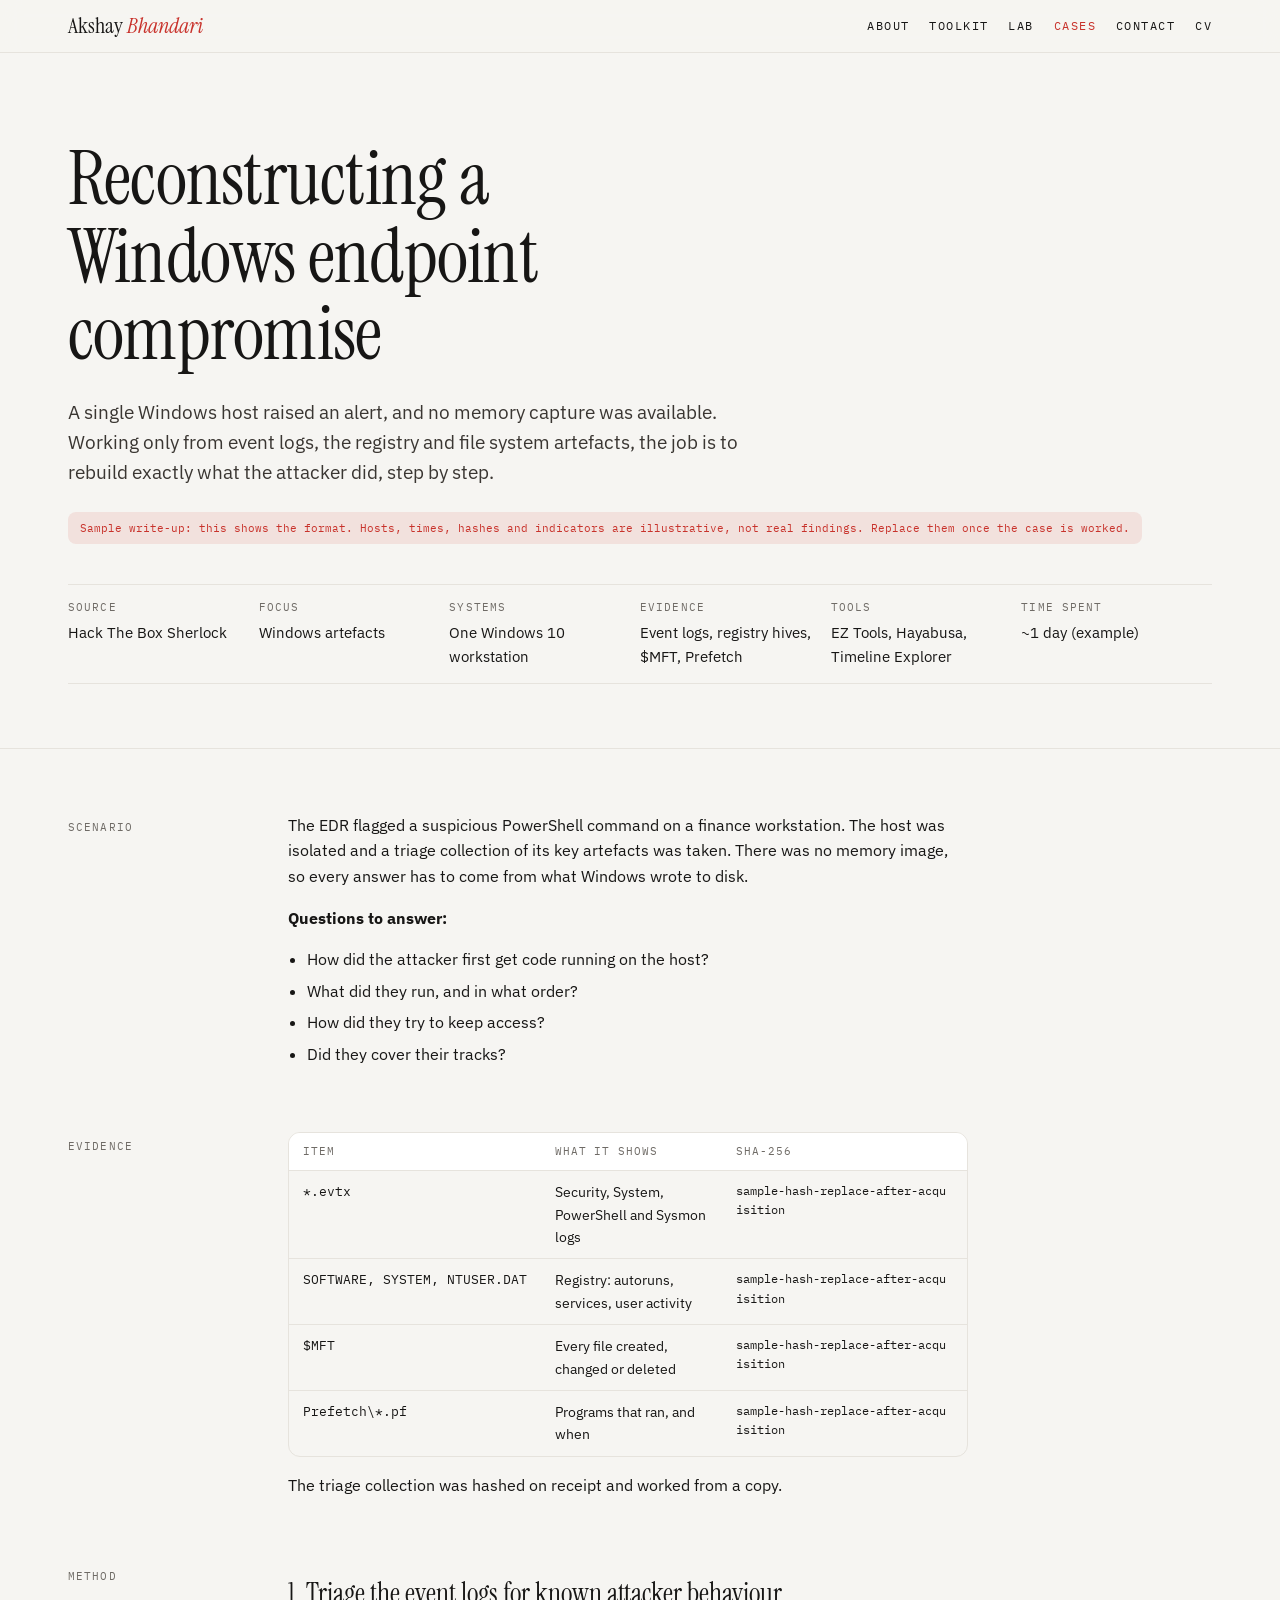
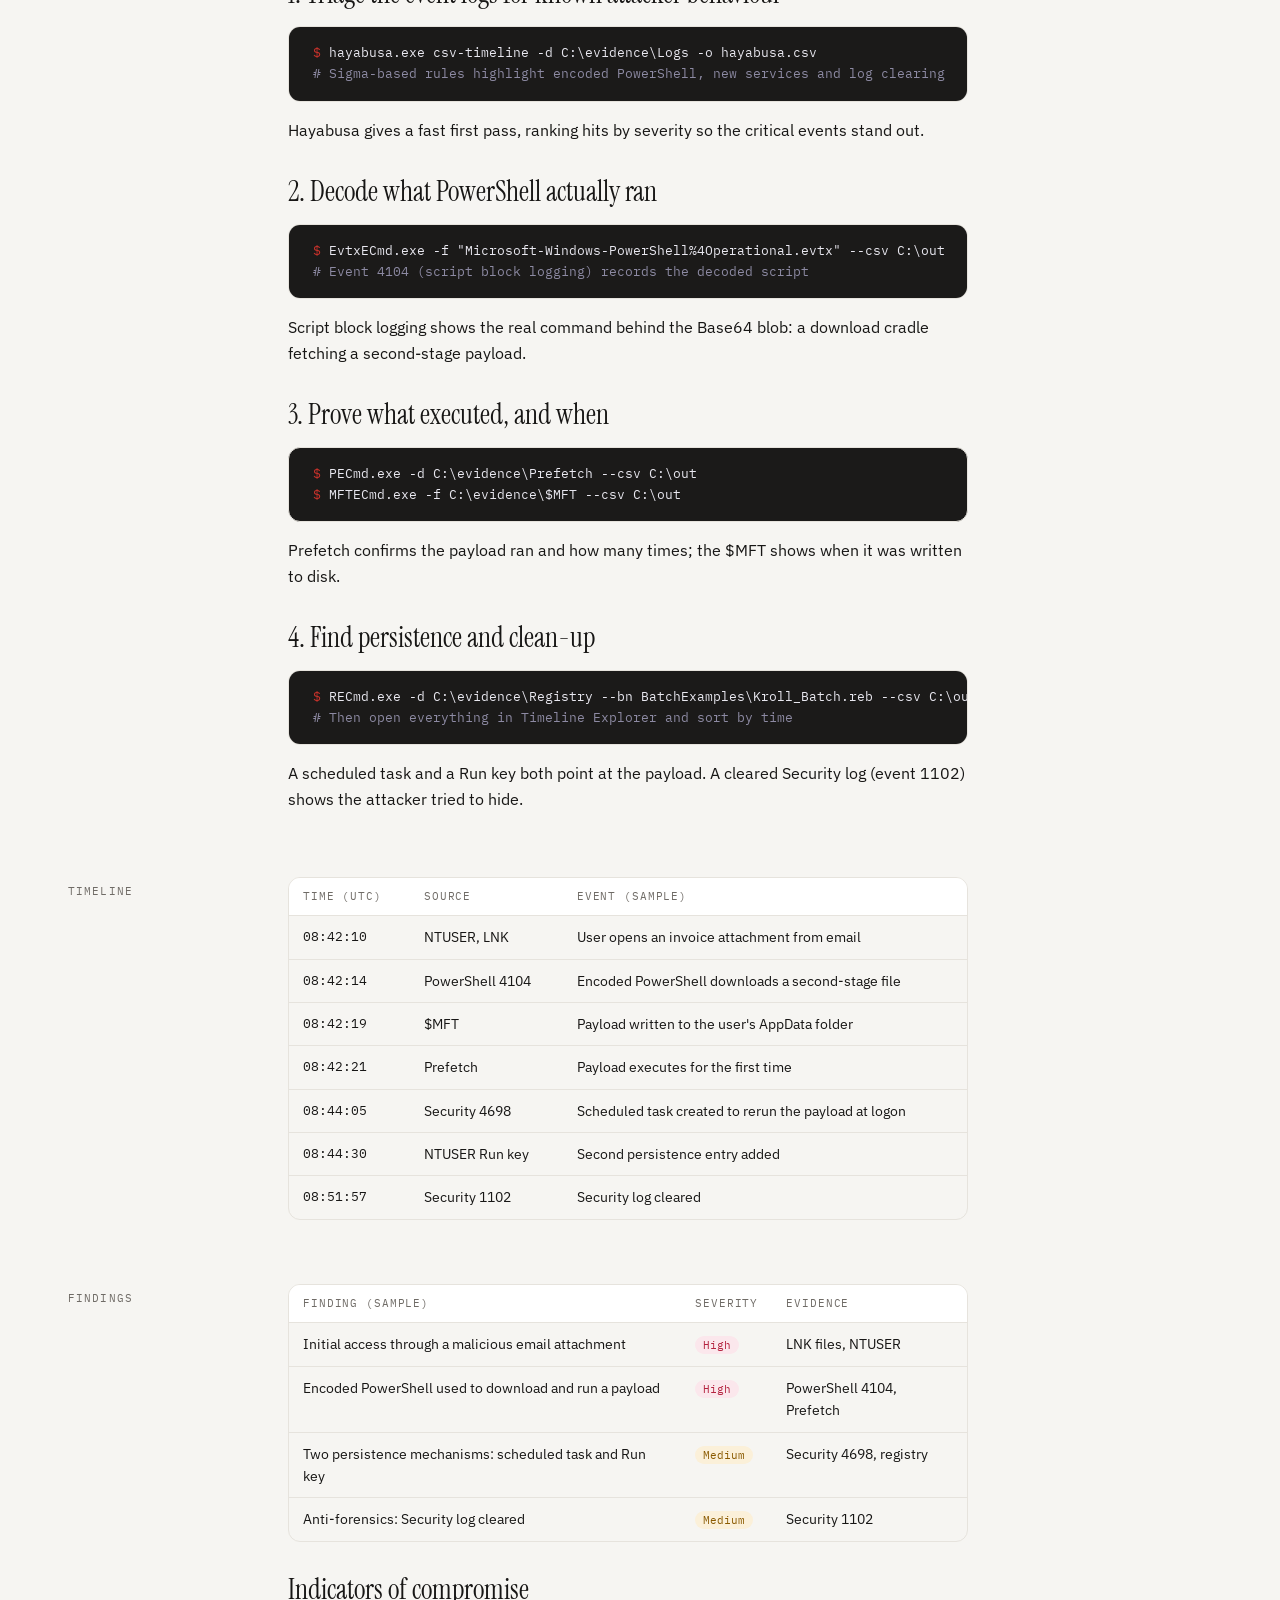
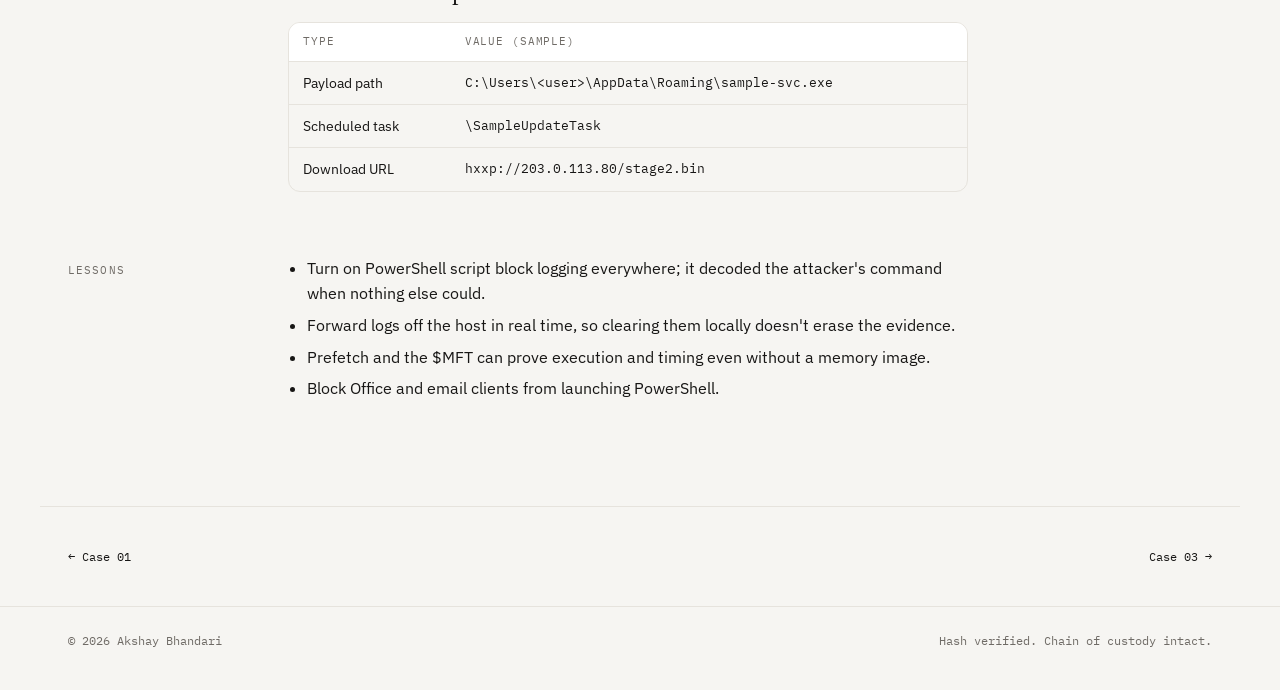
<file: cases/case-02.html>
<!doctype html>
<html lang="en">
<head>
<meta charset="utf-8">
<meta name="viewport" content="width=device-width, initial-scale=1, viewport-fit=cover">
<title>Case 02 · Windows Endpoint Compromise</title>
<meta name="description" content="Case study: reconstructing a Windows endpoint compromise from event logs, registry and file system artefacts.">
<!-- Remove this noindex line once the case is written up -->
<meta name="robots" content="noindex">
<link rel="icon" href="data:image/svg+xml,%3Csvg xmlns='http://www.w3.org/2000/svg' viewBox='0 0 64 64'%3E%3Crect width='64' height='64' rx='14' fill='%23c8322b'/%3E%3Ctext x='32' y='44' font-family='Georgia,serif' font-size='32' fill='%23fff' text-anchor='middle'%3EAB%3C/text%3E%3C/svg%3E">
<link rel="preconnect" href="https://fonts.googleapis.com">
<link rel="preconnect" href="https://fonts.gstatic.com" crossorigin>
<link rel="stylesheet" href="https://fonts.googleapis.com/css2?family=Instrument+Serif:ital@0;1&family=IBM+Plex+Mono:wght@400;500&family=IBM+Plex+Sans:wght@400;500&display=swap">
<link rel="stylesheet" href="../css/tokens.css">
<link rel="stylesheet" href="../css/base.css">
<link rel="stylesheet" href="../css/chrome.css">
<link rel="stylesheet" href="../css/case.css">
</head>
<body>
<nav class="topbar is-static" id="topbar" aria-label="Sections">
  <div class="container topbar-inner">
    <a class="topbar-name" href="../index.html">Akshay <em>Bhandari</em></a>
    <div class="topbar-links">
      <a href="../index.html#about">About</a>
      <a href="../index.html#toolkit">Toolkit</a>
      <a href="../index.html#projects">Lab</a>
      <a href="../index.html#cases" aria-current="page">Cases</a>
      <a href="../index.html#contact">Contact</a>
      <a href="../cv.html">CV</a>
    </div>
  </div>
</nav>

<!--
  CASE STUDY TEMPLATE
  To add a case: copy this file to case-02.html, replace every section's content,
  and link it from the matching card in ../index.html.
  Keep the section order: readers (and hiring managers) expect
  Summary → Scenario → Evidence → Method → Timeline → Findings → Lessons.
-->

<header class="case-header">
  <div class="container">

    <h1 class="case-title">Reconstructing a Windows endpoint compromise</h1>
    <p class="case-summary">A single Windows host raised an alert, and no memory capture was available. Working only from event logs, the registry and file system artefacts, the job is to rebuild exactly what the attacker did, step by step.</p>
    <p class="template-note">Sample write-up: this shows the format. Hosts, times, hashes and indicators are illustrative, not real findings. Replace them once the case is worked.</p>

    <dl class="case-facts">
      <div><dt>Source</dt><dd>Hack The Box Sherlock</dd></div>
      <div><dt>Focus</dt><dd>Windows artefacts</dd></div>
      <div><dt>Systems</dt><dd>One Windows 10 workstation</dd></div>
      <div><dt>Evidence</dt><dd>Event logs, registry hives, $MFT, Prefetch</dd></div>
      <div><dt>Tools</dt><dd>EZ Tools, Hayabusa, Timeline Explorer</dd></div>
      <div><dt>Time spent</dt><dd>~1 day (example)</dd></div>
    </dl>
  </div>
</header>

<main class="container case-body">

  <!-- 1. SCENARIO -->
  <section class="case-section" aria-labelledby="s-scenario">
    <h2 id="s-scenario">Scenario</h2>
    <div class="prose">
      <p>The EDR flagged a suspicious PowerShell command on a finance workstation. The host was isolated and a triage collection of its key artefacts was taken. There was no memory image, so every answer has to come from what Windows wrote to disk.</p>
      <p><strong>Questions to answer:</strong></p>
      <ul>
        <li>How did the attacker first get code running on the host?</li>
        <li>What did they run, and in what order?</li>
        <li>How did they try to keep access?</li>
        <li>Did they cover their tracks?</li>
      </ul>
    </div>
  </section>

  <!-- 2. EVIDENCE -->
  <section class="case-section" aria-labelledby="s-evidence">
    <h2 id="s-evidence">Evidence</h2>
    <div class="prose">
      <div class="table-wrap">
        <table>
          <thead><tr><th>Item</th><th>What it shows</th><th>SHA-256</th></tr></thead>
          <tbody>
            <tr><td class="mono">*.evtx</td><td>Security, System, PowerShell and Sysmon logs</td><td class="hash">sample-hash-replace-after-acquisition</td></tr>
            <tr><td class="mono">SOFTWARE, SYSTEM, NTUSER.DAT</td><td>Registry: autoruns, services, user activity</td><td class="hash">sample-hash-replace-after-acquisition</td></tr>
            <tr><td class="mono">$MFT</td><td>Every file created, changed or deleted</td><td class="hash">sample-hash-replace-after-acquisition</td></tr>
            <tr><td class="mono">Prefetch\*.pf</td><td>Programs that ran, and when</td><td class="hash">sample-hash-replace-after-acquisition</td></tr>
          </tbody>
        </table>
      </div>
      <p>The triage collection was hashed on receipt and worked from a copy.</p>
    </div>
  </section>

  <!-- 3. METHOD -->
  <section class="case-section" aria-labelledby="s-method">
    <h2 id="s-method">Method</h2>
    <div class="prose">
      <h3>1. Triage the event logs for known attacker behaviour</h3>
      <pre class="cmd"><code><span class="p">$ </span>hayabusa.exe csv-timeline -d C:\evidence\Logs -o hayabusa.csv
<span class="c"># Sigma-based rules highlight encoded PowerShell, new services and log clearing</span></code></pre>
      <p>Hayabusa gives a fast first pass, ranking hits by severity so the critical events stand out.</p>

      <h3>2. Decode what PowerShell actually ran</h3>
      <pre class="cmd"><code><span class="p">$ </span>EvtxECmd.exe -f "Microsoft-Windows-PowerShell%4Operational.evtx" --csv C:\out
<span class="c"># Event 4104 (script block logging) records the decoded script</span></code></pre>
      <p>Script block logging shows the real command behind the Base64 blob: a download cradle fetching a second-stage payload.</p>

      <h3>3. Prove what executed, and when</h3>
      <pre class="cmd"><code><span class="p">$ </span>PECmd.exe -d C:\evidence\Prefetch --csv C:\out
<span class="p">$ </span>MFTECmd.exe -f C:\evidence\$MFT --csv C:\out</code></pre>
      <p>Prefetch confirms the payload ran and how many times; the $MFT shows when it was written to disk.</p>

      <h3>4. Find persistence and clean-up</h3>
      <pre class="cmd"><code><span class="p">$ </span>RECmd.exe -d C:\evidence\Registry --bn BatchExamples\Kroll_Batch.reb --csv C:\out
<span class="c"># Then open everything in Timeline Explorer and sort by time</span></code></pre>
      <p>A scheduled task and a Run key both point at the payload. A cleared Security log (event 1102) shows the attacker tried to hide.</p>
    </div>
  </section>

  <!-- 4. TIMELINE -->
  <section class="case-section" aria-labelledby="s-timeline">
    <h2 id="s-timeline">Timeline</h2>
    <div class="prose">
      <div class="table-wrap">
        <table>
          <thead><tr><th>Time (UTC)</th><th>Source</th><th>Event (sample)</th></tr></thead>
          <tbody>
            <tr><td class="mono">08:42:10</td><td>NTUSER, LNK</td><td>User opens an invoice attachment from email</td></tr>
            <tr><td class="mono">08:42:14</td><td>PowerShell 4104</td><td>Encoded PowerShell downloads a second-stage file</td></tr>
            <tr><td class="mono">08:42:19</td><td>$MFT</td><td>Payload written to the user's AppData folder</td></tr>
            <tr><td class="mono">08:42:21</td><td>Prefetch</td><td>Payload executes for the first time</td></tr>
            <tr><td class="mono">08:44:05</td><td>Security 4698</td><td>Scheduled task created to rerun the payload at logon</td></tr>
            <tr><td class="mono">08:44:30</td><td>NTUSER Run key</td><td>Second persistence entry added</td></tr>
            <tr><td class="mono">08:51:57</td><td>Security 1102</td><td>Security log cleared</td></tr>
          </tbody>
        </table>
      </div>
    </div>
  </section>

  <!-- 5. FINDINGS -->
  <section class="case-section" aria-labelledby="s-findings">
    <h2 id="s-findings">Findings</h2>
    <div class="prose">
      <div class="table-wrap">
        <table>
          <thead><tr><th>Finding (sample)</th><th>Severity</th><th>Evidence</th></tr></thead>
          <tbody>
            <tr><td>Initial access through a malicious email attachment</td><td><span class="sev sev-high">High</span></td><td>LNK files, NTUSER</td></tr>
            <tr><td>Encoded PowerShell used to download and run a payload</td><td><span class="sev sev-high">High</span></td><td>PowerShell 4104, Prefetch</td></tr>
            <tr><td>Two persistence mechanisms: scheduled task and Run key</td><td><span class="sev sev-med">Medium</span></td><td>Security 4698, registry</td></tr>
            <tr><td>Anti-forensics: Security log cleared</td><td><span class="sev sev-med">Medium</span></td><td>Security 1102</td></tr>
          </tbody>
        </table>
      </div>
      <h3>Indicators of compromise</h3>
      <div class="table-wrap">
        <table>
          <thead><tr><th>Type</th><th>Value (sample)</th></tr></thead>
          <tbody>
            <tr><td>Payload path</td><td class="mono">C:\Users\&lt;user&gt;\AppData\Roaming\sample-svc.exe</td></tr>
            <tr><td>Scheduled task</td><td class="mono">\SampleUpdateTask</td></tr>
            <tr><td>Download URL</td><td class="mono">hxxp://203.0.113.80/stage2.bin</td></tr>
          </tbody>
        </table>
      </div>
    </div>
  </section>

  <!-- 6. LESSONS -->
  <section class="case-section" aria-labelledby="s-lessons">
    <h2 id="s-lessons">Lessons</h2>
    <div class="prose">
      <ul>
        <li>Turn on PowerShell script block logging everywhere; it decoded the attacker's command when nothing else could.</li>
        <li>Forward logs off the host in real time, so clearing them locally doesn't erase the evidence.</li>
        <li>Prefetch and the $MFT can prove execution and timing even without a memory image.</li>
        <li>Block Office and email clients from launching PowerShell.</li>
      </ul>
    </div>
  </section>

</main>

<footer class="container case-next">
  <a href="case-01.html">← Case 01</a>
  <a href="case-03.html">Case 03 →</a>
</footer>

<footer class="footer">
  <div class="container">
    <span>© 2026 Akshay Bhandari</span>
    <span>Hash verified. Chain of custody intact.</span>
  </div>
</footer>
</body>
</html>
</file>
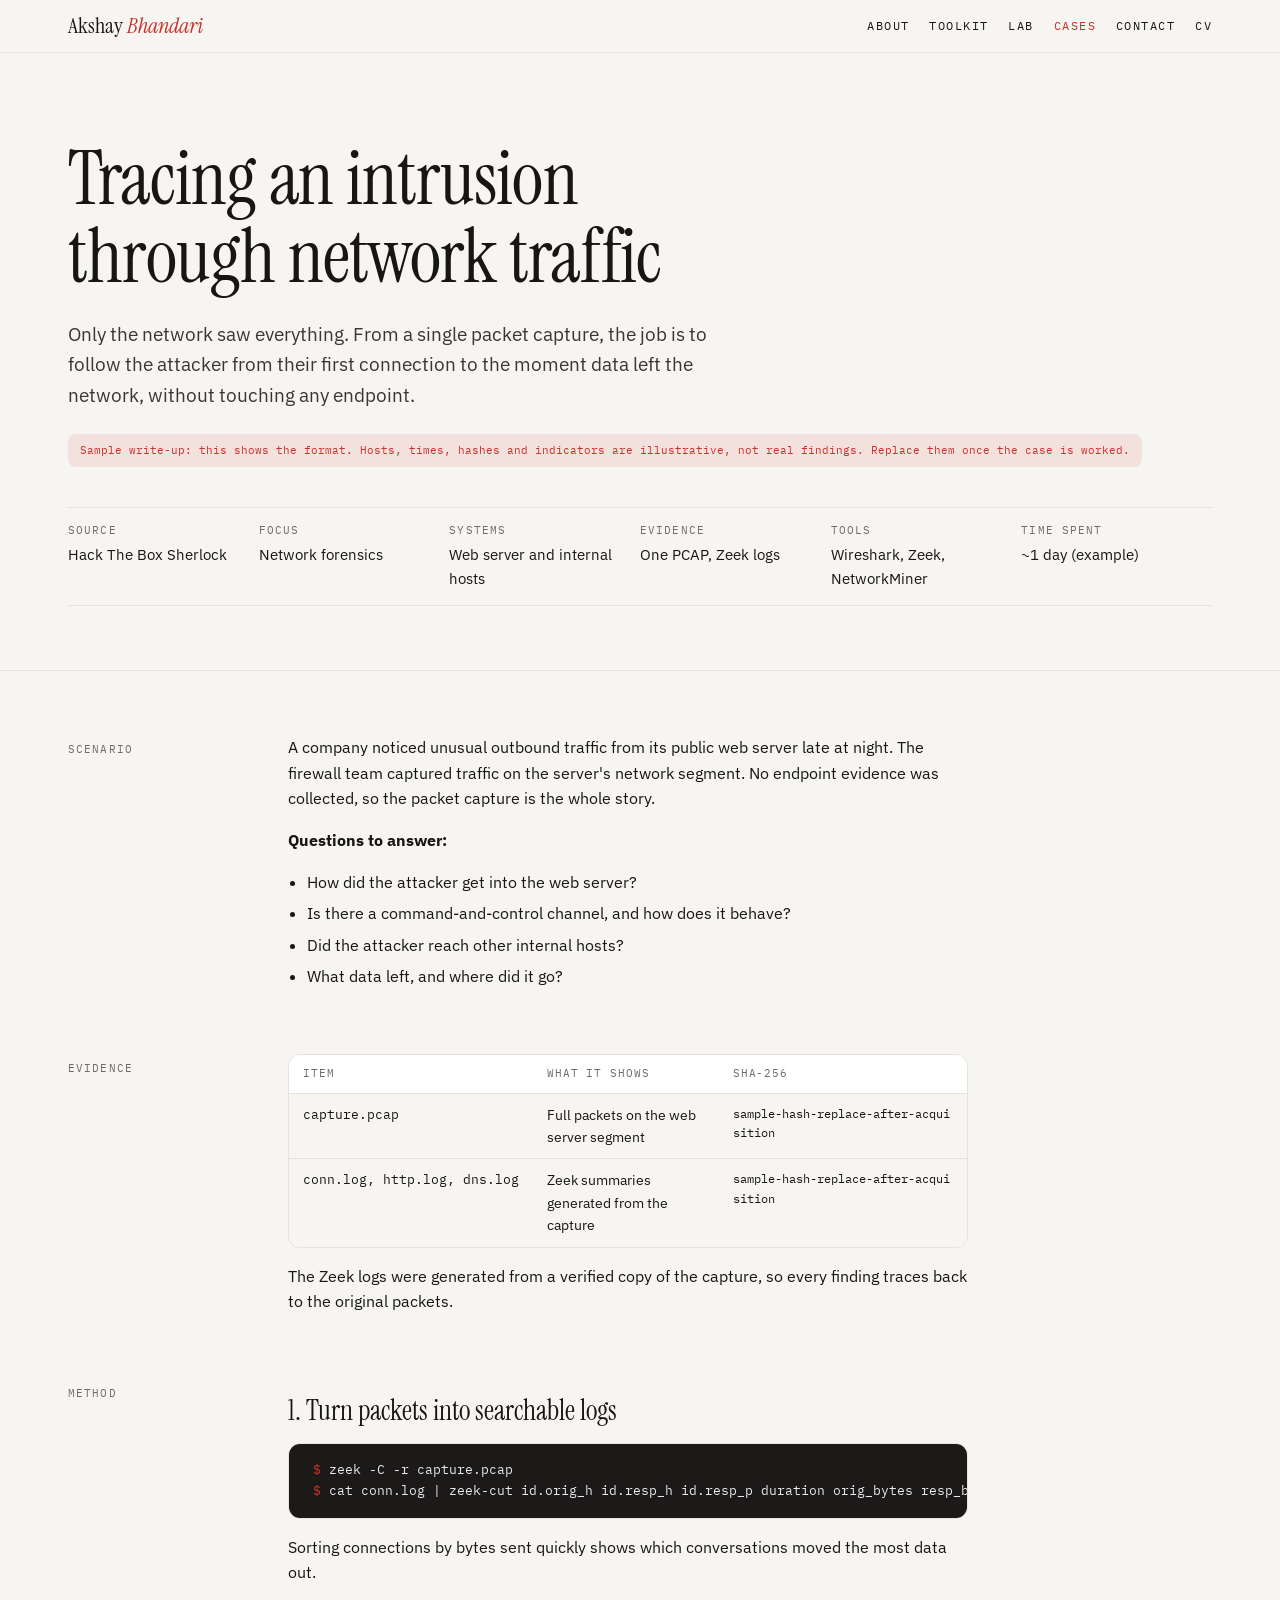
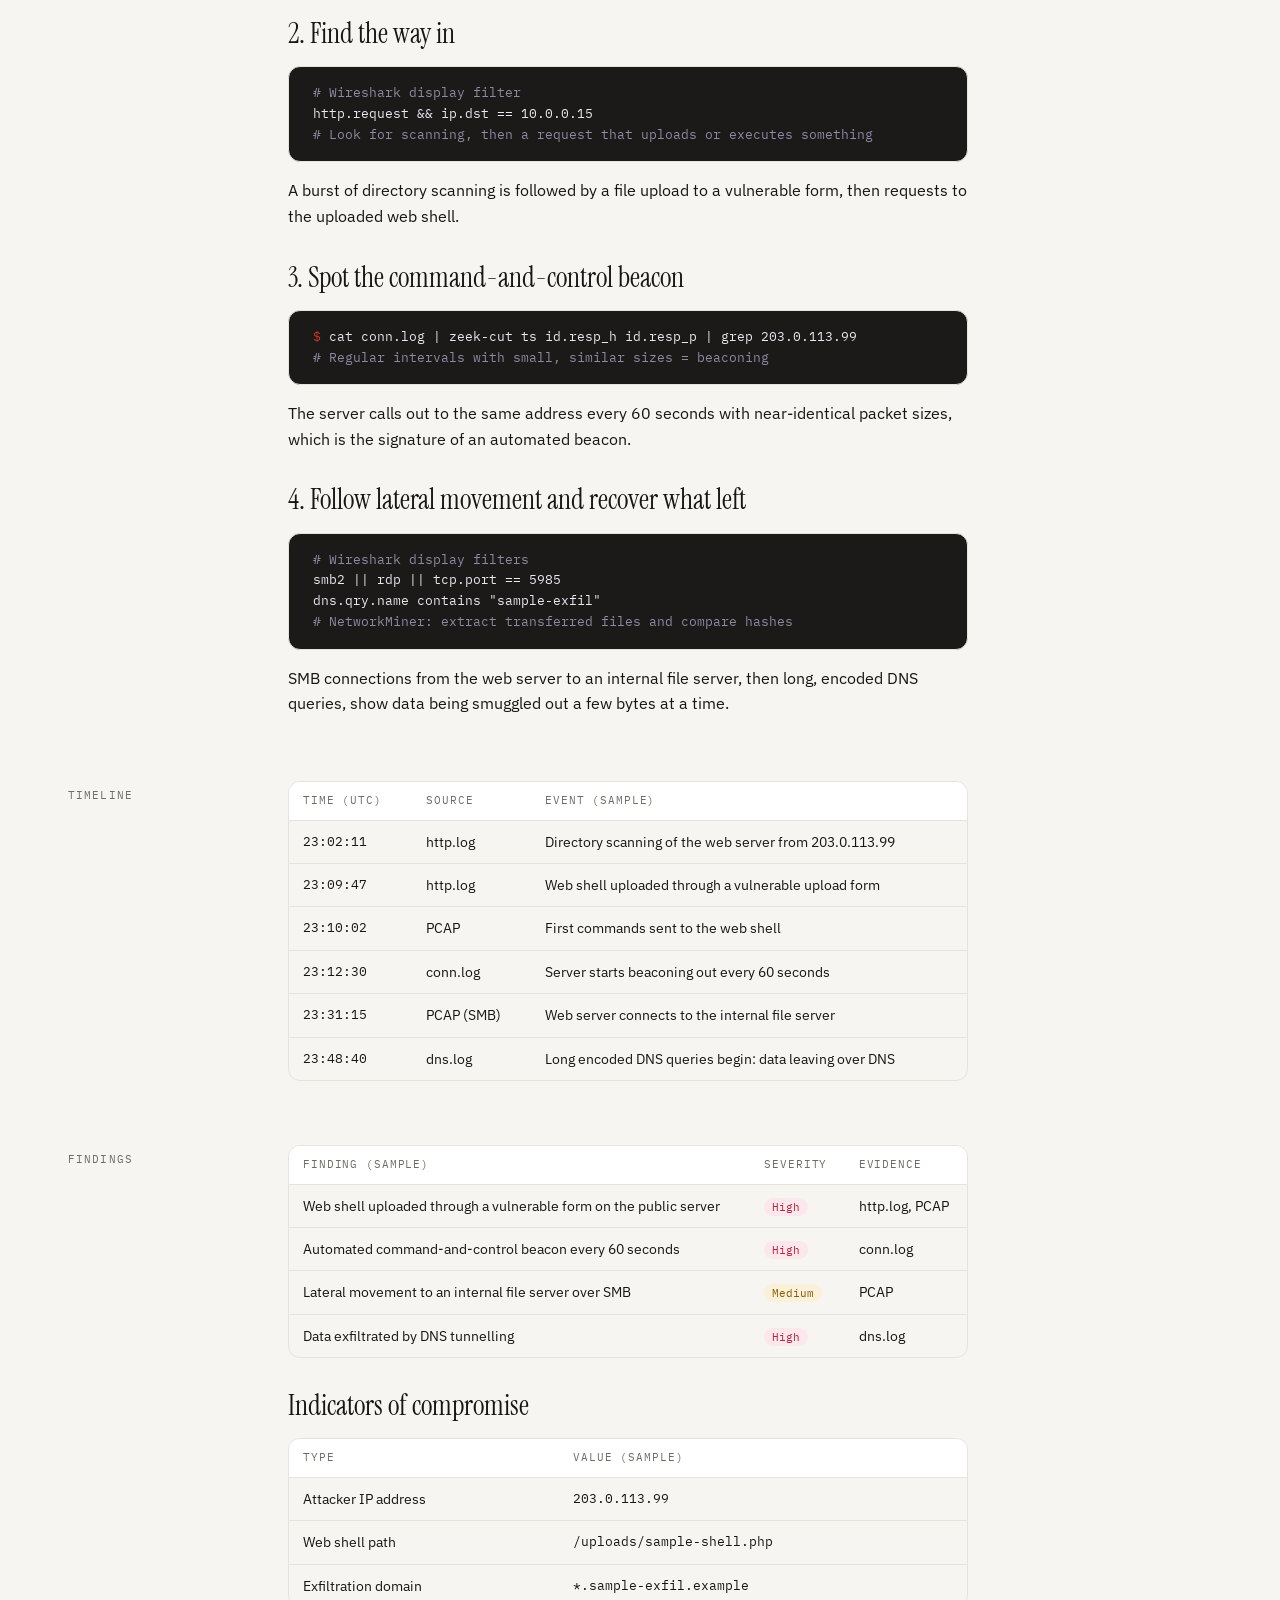
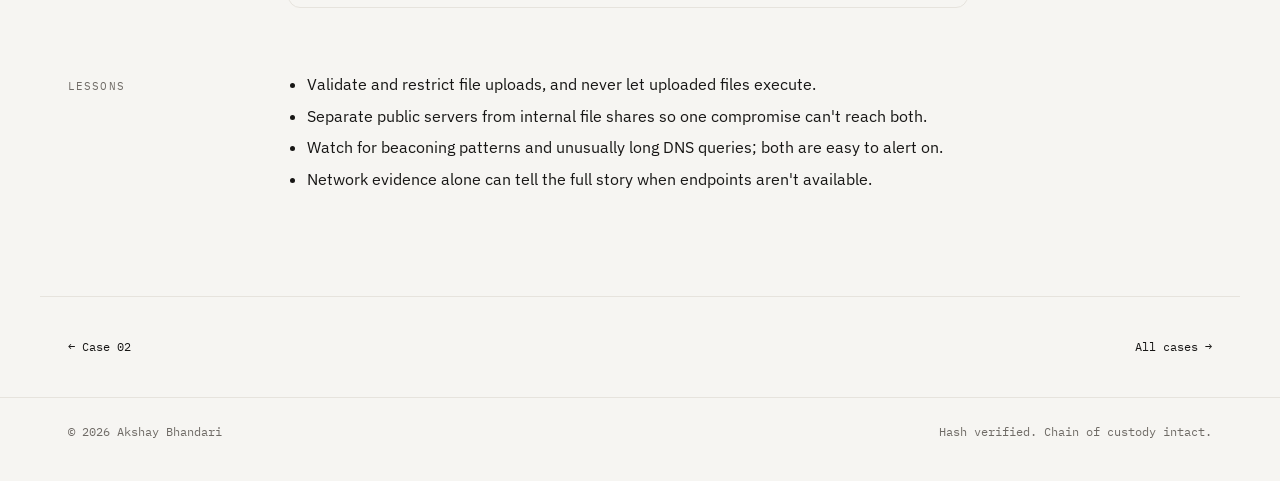
<file: cases/case-03.html>
<!doctype html>
<html lang="en">
<head>
<meta charset="utf-8">
<meta name="viewport" content="width=device-width, initial-scale=1, viewport-fit=cover">
<title>Case 03 · Network Intrusion</title>
<meta name="description" content="Case study: tracing an intrusion from first connection to data leaving the network, using packet captures and Zeek logs.">
<!-- Remove this noindex line once the case is written up -->
<meta name="robots" content="noindex">
<link rel="icon" href="data:image/svg+xml,%3Csvg xmlns='http://www.w3.org/2000/svg' viewBox='0 0 64 64'%3E%3Crect width='64' height='64' rx='14' fill='%23c8322b'/%3E%3Ctext x='32' y='44' font-family='Georgia,serif' font-size='32' fill='%23fff' text-anchor='middle'%3EAB%3C/text%3E%3C/svg%3E">
<link rel="preconnect" href="https://fonts.googleapis.com">
<link rel="preconnect" href="https://fonts.gstatic.com" crossorigin>
<link rel="stylesheet" href="https://fonts.googleapis.com/css2?family=Instrument+Serif:ital@0;1&family=IBM+Plex+Mono:wght@400;500&family=IBM+Plex+Sans:wght@400;500&display=swap">
<link rel="stylesheet" href="../css/tokens.css">
<link rel="stylesheet" href="../css/base.css">
<link rel="stylesheet" href="../css/chrome.css">
<link rel="stylesheet" href="../css/case.css">
</head>
<body>
<nav class="topbar is-static" id="topbar" aria-label="Sections">
  <div class="container topbar-inner">
    <a class="topbar-name" href="../index.html">Akshay <em>Bhandari</em></a>
    <div class="topbar-links">
      <a href="../index.html#about">About</a>
      <a href="../index.html#toolkit">Toolkit</a>
      <a href="../index.html#projects">Lab</a>
      <a href="../index.html#cases" aria-current="page">Cases</a>
      <a href="../index.html#contact">Contact</a>
      <a href="../cv.html">CV</a>
    </div>
  </div>
</nav>

<!--
  CASE STUDY TEMPLATE
  To add a case: copy this file to case-02.html, replace every section's content,
  and link it from the matching card in ../index.html.
  Keep the section order: readers (and hiring managers) expect
  Summary → Scenario → Evidence → Method → Timeline → Findings → Lessons.
-->

<header class="case-header">
  <div class="container">

    <h1 class="case-title">Tracing an intrusion through network traffic</h1>
    <p class="case-summary">Only the network saw everything. From a single packet capture, the job is to follow the attacker from their first connection to the moment data left the network, without touching any endpoint.</p>
    <p class="template-note">Sample write-up: this shows the format. Hosts, times, hashes and indicators are illustrative, not real findings. Replace them once the case is worked.</p>

    <dl class="case-facts">
      <div><dt>Source</dt><dd>Hack The Box Sherlock</dd></div>
      <div><dt>Focus</dt><dd>Network forensics</dd></div>
      <div><dt>Systems</dt><dd>Web server and internal hosts</dd></div>
      <div><dt>Evidence</dt><dd>One PCAP, Zeek logs</dd></div>
      <div><dt>Tools</dt><dd>Wireshark, Zeek, NetworkMiner</dd></div>
      <div><dt>Time spent</dt><dd>~1 day (example)</dd></div>
    </dl>
  </div>
</header>

<main class="container case-body">

  <!-- 1. SCENARIO -->
  <section class="case-section" aria-labelledby="s-scenario">
    <h2 id="s-scenario">Scenario</h2>
    <div class="prose">
      <p>A company noticed unusual outbound traffic from its public web server late at night. The firewall team captured traffic on the server's network segment. No endpoint evidence was collected, so the packet capture is the whole story.</p>
      <p><strong>Questions to answer:</strong></p>
      <ul>
        <li>How did the attacker get into the web server?</li>
        <li>Is there a command-and-control channel, and how does it behave?</li>
        <li>Did the attacker reach other internal hosts?</li>
        <li>What data left, and where did it go?</li>
      </ul>
    </div>
  </section>

  <!-- 2. EVIDENCE -->
  <section class="case-section" aria-labelledby="s-evidence">
    <h2 id="s-evidence">Evidence</h2>
    <div class="prose">
      <div class="table-wrap">
        <table>
          <thead><tr><th>Item</th><th>What it shows</th><th>SHA-256</th></tr></thead>
          <tbody>
            <tr><td class="mono">capture.pcap</td><td>Full packets on the web server segment</td><td class="hash">sample-hash-replace-after-acquisition</td></tr>
            <tr><td class="mono">conn.log, http.log, dns.log</td><td>Zeek summaries generated from the capture</td><td class="hash">sample-hash-replace-after-acquisition</td></tr>
          </tbody>
        </table>
      </div>
      <p>The Zeek logs were generated from a verified copy of the capture, so every finding traces back to the original packets.</p>
    </div>
  </section>

  <!-- 3. METHOD -->
  <section class="case-section" aria-labelledby="s-method">
    <h2 id="s-method">Method</h2>
    <div class="prose">
      <h3>1. Turn packets into searchable logs</h3>
      <pre class="cmd"><code><span class="p">$ </span>zeek -C -r capture.pcap
<span class="p">$ </span>cat conn.log | zeek-cut id.orig_h id.resp_h id.resp_p duration orig_bytes resp_bytes | sort -k6 -nr | head</code></pre>
      <p>Sorting connections by bytes sent quickly shows which conversations moved the most data out.</p>

      <h3>2. Find the way in</h3>
      <pre class="cmd"><code><span class="c"># Wireshark display filter</span>
http.request &amp;&amp; ip.dst == 10.0.0.15
<span class="c"># Look for scanning, then a request that uploads or executes something</span></code></pre>
      <p>A burst of directory scanning is followed by a file upload to a vulnerable form, then requests to the uploaded web shell.</p>

      <h3>3. Spot the command-and-control beacon</h3>
      <pre class="cmd"><code><span class="p">$ </span>cat conn.log | zeek-cut ts id.resp_h id.resp_p | grep 203.0.113.99
<span class="c"># Regular intervals with small, similar sizes = beaconing</span></code></pre>
      <p>The server calls out to the same address every 60 seconds with near-identical packet sizes, which is the signature of an automated beacon.</p>

      <h3>4. Follow lateral movement and recover what left</h3>
      <pre class="cmd"><code><span class="c"># Wireshark display filters</span>
smb2 || rdp || tcp.port == 5985
dns.qry.name contains "sample-exfil"
<span class="c"># NetworkMiner: extract transferred files and compare hashes</span></code></pre>
      <p>SMB connections from the web server to an internal file server, then long, encoded DNS queries, show data being smuggled out a few bytes at a time.</p>
    </div>
  </section>

  <!-- 4. TIMELINE -->
  <section class="case-section" aria-labelledby="s-timeline">
    <h2 id="s-timeline">Timeline</h2>
    <div class="prose">
      <div class="table-wrap">
        <table>
          <thead><tr><th>Time (UTC)</th><th>Source</th><th>Event (sample)</th></tr></thead>
          <tbody>
            <tr><td class="mono">23:02:11</td><td>http.log</td><td>Directory scanning of the web server from 203.0.113.99</td></tr>
            <tr><td class="mono">23:09:47</td><td>http.log</td><td>Web shell uploaded through a vulnerable upload form</td></tr>
            <tr><td class="mono">23:10:02</td><td>PCAP</td><td>First commands sent to the web shell</td></tr>
            <tr><td class="mono">23:12:30</td><td>conn.log</td><td>Server starts beaconing out every 60 seconds</td></tr>
            <tr><td class="mono">23:31:15</td><td>PCAP (SMB)</td><td>Web server connects to the internal file server</td></tr>
            <tr><td class="mono">23:48:40</td><td>dns.log</td><td>Long encoded DNS queries begin: data leaving over DNS</td></tr>
          </tbody>
        </table>
      </div>
    </div>
  </section>

  <!-- 5. FINDINGS -->
  <section class="case-section" aria-labelledby="s-findings">
    <h2 id="s-findings">Findings</h2>
    <div class="prose">
      <div class="table-wrap">
        <table>
          <thead><tr><th>Finding (sample)</th><th>Severity</th><th>Evidence</th></tr></thead>
          <tbody>
            <tr><td>Web shell uploaded through a vulnerable form on the public server</td><td><span class="sev sev-high">High</span></td><td>http.log, PCAP</td></tr>
            <tr><td>Automated command-and-control beacon every 60 seconds</td><td><span class="sev sev-high">High</span></td><td>conn.log</td></tr>
            <tr><td>Lateral movement to an internal file server over SMB</td><td><span class="sev sev-med">Medium</span></td><td>PCAP</td></tr>
            <tr><td>Data exfiltrated by DNS tunnelling</td><td><span class="sev sev-high">High</span></td><td>dns.log</td></tr>
          </tbody>
        </table>
      </div>
      <h3>Indicators of compromise</h3>
      <div class="table-wrap">
        <table>
          <thead><tr><th>Type</th><th>Value (sample)</th></tr></thead>
          <tbody>
            <tr><td>Attacker IP address</td><td class="mono">203.0.113.99</td></tr>
            <tr><td>Web shell path</td><td class="mono">/uploads/sample-shell.php</td></tr>
            <tr><td>Exfiltration domain</td><td class="mono">*.sample-exfil.example</td></tr>
          </tbody>
        </table>
      </div>
    </div>
  </section>

  <!-- 6. LESSONS -->
  <section class="case-section" aria-labelledby="s-lessons">
    <h2 id="s-lessons">Lessons</h2>
    <div class="prose">
      <ul>
        <li>Validate and restrict file uploads, and never let uploaded files execute.</li>
        <li>Separate public servers from internal file shares so one compromise can't reach both.</li>
        <li>Watch for beaconing patterns and unusually long DNS queries; both are easy to alert on.</li>
        <li>Network evidence alone can tell the full story when endpoints aren't available.</li>
      </ul>
    </div>
  </section>

</main>

<footer class="container case-next">
  <a href="case-02.html">← Case 02</a>
  <a href="../index.html#cases">All cases →</a>
</footer>

<footer class="footer">
  <div class="container">
    <span>© 2026 Akshay Bhandari</span>
    <span>Hash verified. Chain of custody intact.</span>
  </div>
</footer>
</body>
</html>
</file>
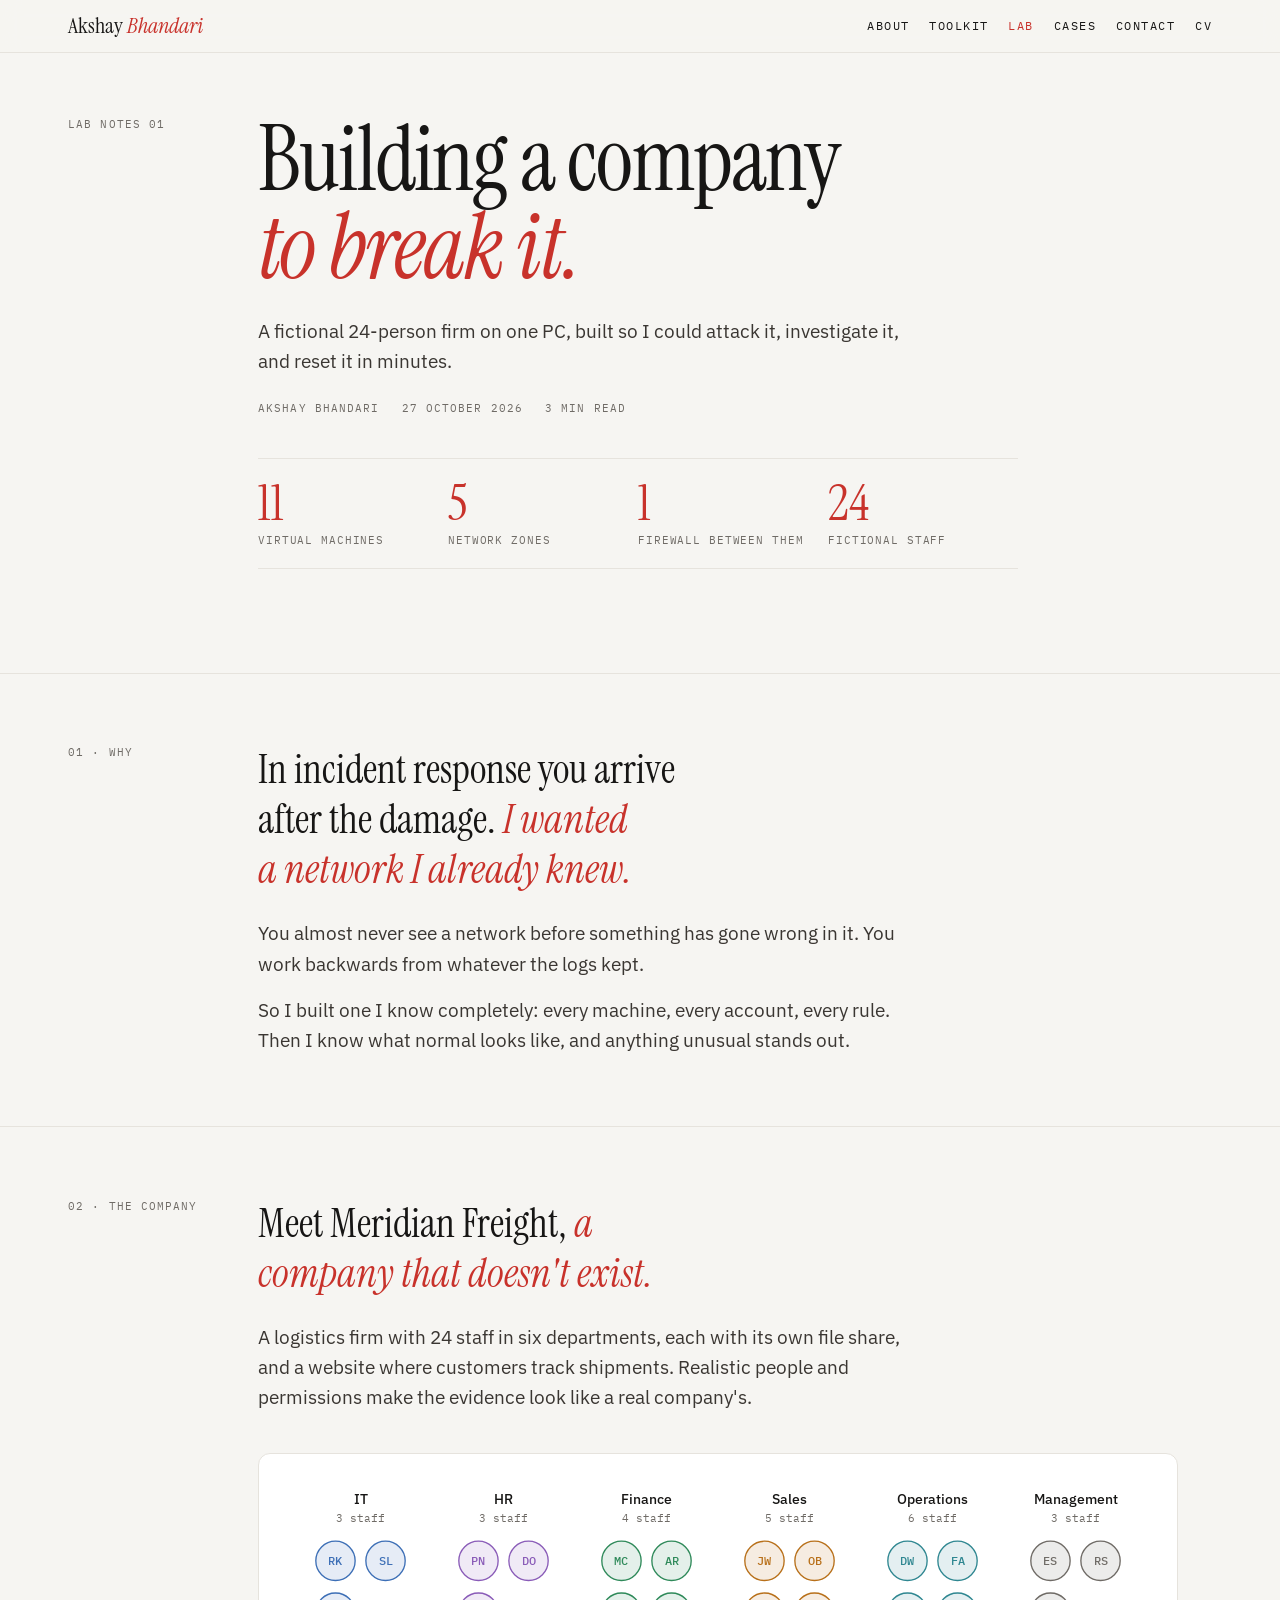
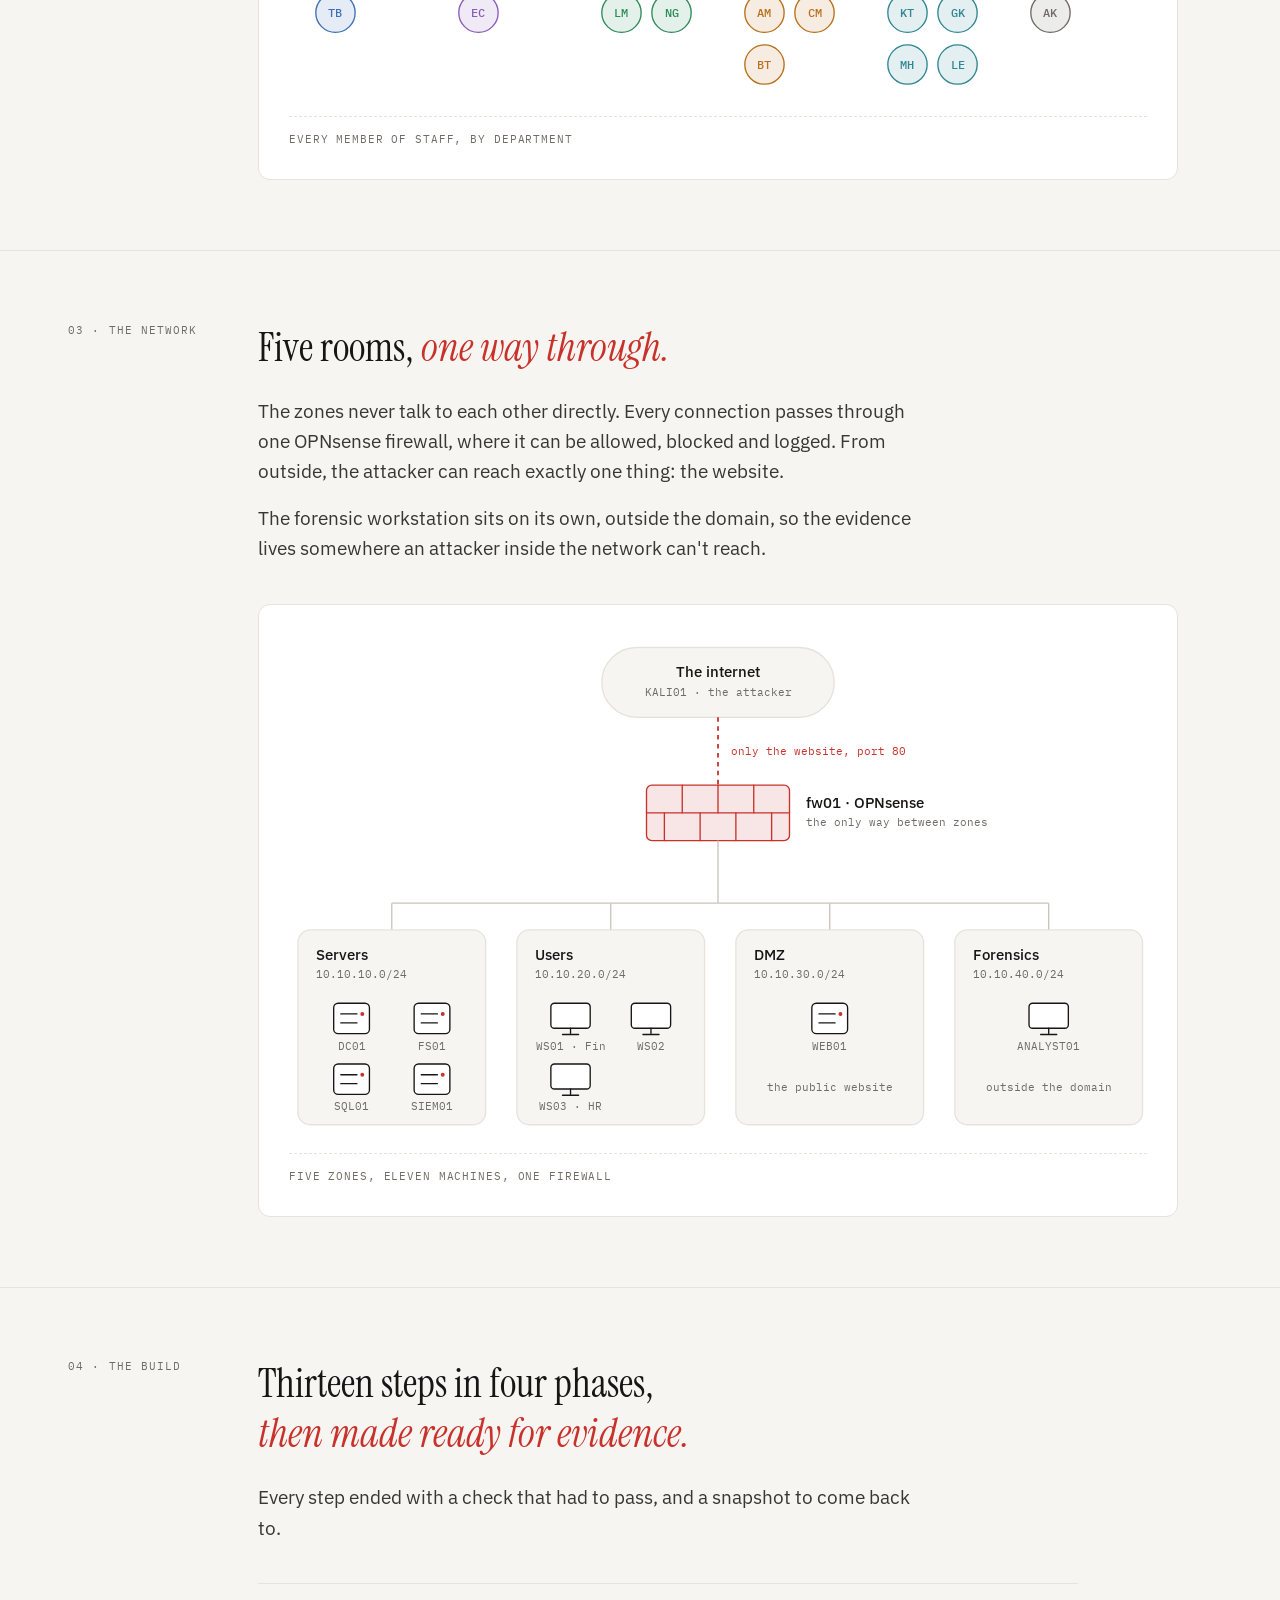
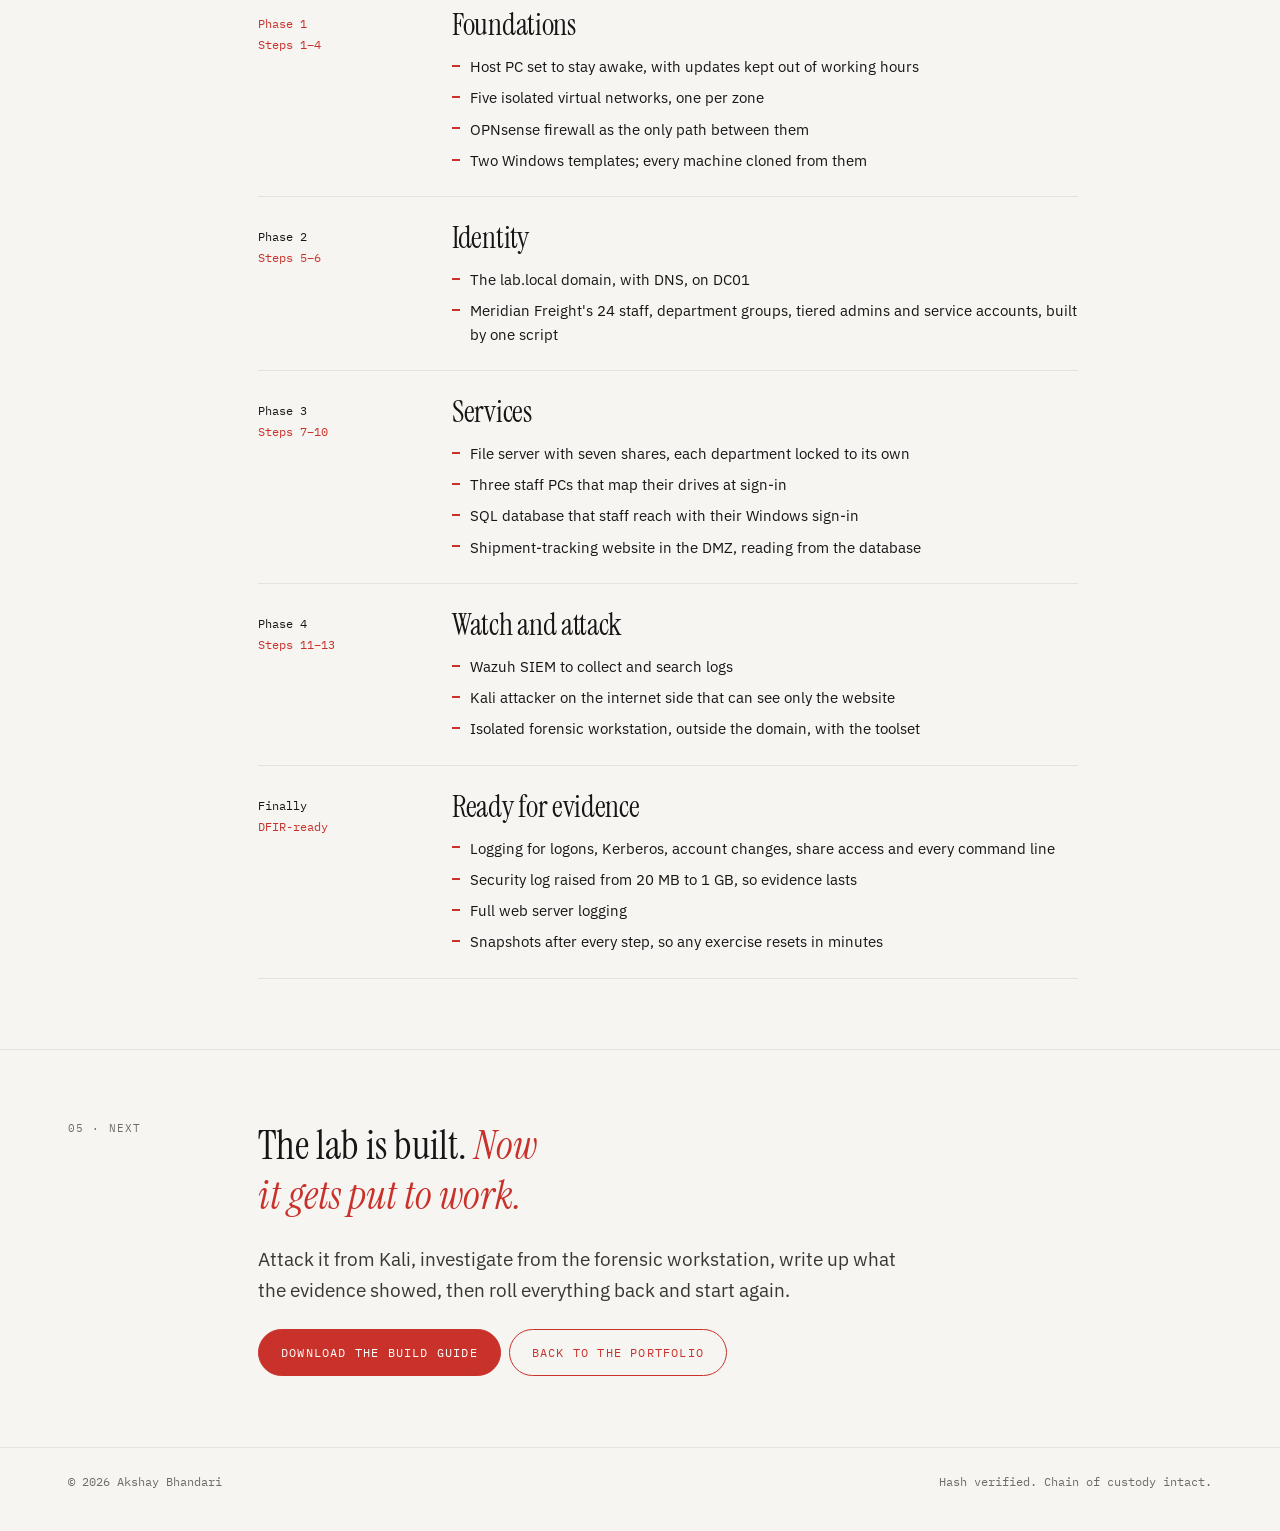
<file: writing/building-a-company-to-break-it.html>
<!doctype html>
<html lang="en">
<head>
<meta charset="utf-8">
<meta name="viewport" content="width=device-width, initial-scale=1, viewport-fit=cover">
<title>Building a company to break it · Akshay Bhandari</title>
<meta name="description" content="How I built a fictional 24-person company on one PC, with Active Directory, a DMZ, a SIEM and an attacker, so I could practise incident response on a network I know inside out.">
<meta property="og:type" content="article">
<meta property="og:title" content="Building a company to break it">
<meta property="og:description" content="A fictional company on one PC, built to be attacked and investigated.">
<meta property="og:url" content="https://akshay12345681.github.io/writing/building-a-company-to-break-it.html">
<meta property="og:image" content="https://akshay12345681.github.io/assets/og/lab-notes-01.png">
<meta property="og:image:width" content="1200">
<meta property="og:image:height" content="630">
<meta property="og:image:alt" content="Network map of the lab: five zones joined by one firewall">
<meta name="twitter:card" content="summary_large_image">
<link rel="icon" href="data:image/svg+xml,%3Csvg xmlns='http://www.w3.org/2000/svg' viewBox='0 0 64 64'%3E%3Crect width='64' height='64' rx='14' fill='%23c8322b'/%3E%3Ctext x='32' y='44' font-family='Georgia,serif' font-size='32' fill='%23fff' text-anchor='middle'%3EAB%3C/text%3E%3C/svg%3E">
<link rel="preconnect" href="https://fonts.googleapis.com">
<link rel="preconnect" href="https://fonts.gstatic.com" crossorigin>
<link rel="stylesheet" href="https://fonts.googleapis.com/css2?family=Instrument+Serif:ital@0;1&family=IBM+Plex+Mono:wght@400;500&family=IBM+Plex+Sans:wght@400;500&display=swap">
<link rel="stylesheet" href="../css/tokens.css">
<link rel="stylesheet" href="../css/base.css">
<link rel="stylesheet" href="../css/case.css">
<link rel="stylesheet" href="../css/chrome.css">
<link rel="stylesheet" href="../css/sections.css">
<link rel="stylesheet" href="../css/post.css">
</head>
<body>
<a class="skip-link" href="#main">Skip to the post</a>

<!-- Same top bar as the homepage, always shown on this page -->
<nav class="topbar is-static" id="topbar" aria-label="Sections">
  <div class="container topbar-inner">
    <a class="topbar-name" href="../index.html">Akshay <em>Bhandari</em></a>
    <div class="topbar-links">
      <a href="../index.html#about">About</a>
      <a href="../index.html#toolkit">Toolkit</a>
      <a href="../index.html#projects" aria-current="page">Lab</a>
      <a href="../index.html#cases">Cases</a>
      <a href="../index.html#contact">Contact</a>
      <a href="../cv.html">CV</a>
    </div>
  </div>
</nav>

<!--
  BLOG POST · Lab notes 01
  Generated by make_post.py: the drawings are inline SVG, coloured by post.css.
  Built from the homepage's own pieces: .section, .label, .statement, .lead, .stats, .roles.
-->

<main id="main" tabindex="-1">
  <header class="post-hero">
    <div class="container section-grid">
      <p class="label">Lab notes 01</p>
      <div>
        <h1 class="post-title">Building a company <em>to break it.</em></h1>
        <p class="lead">A fictional 24-person firm on one PC, built so I could attack it, investigate it, and reset it in minutes.</p>
        <p class="post-meta"><span>Akshay Bhandari</span><time datetime="2026-10-27">27 October 2026</time><span>3 min read</span></p>
        <dl class="stats">
          <div class="stat"><dt>Virtual machines</dt><dd>11</dd></div>
          <div class="stat"><dt>Network zones</dt><dd>5</dd></div>
          <div class="stat"><dt>Firewall between them</dt><dd>1</dd></div>
          <div class="stat"><dt>Fictional staff</dt><dd>24</dd></div>
        </dl>
      </div>
    </div>
  </header>

  <section class="section" aria-labelledby="s1">
    <div class="container section-grid">
      <p class="label">01 · Why</p>
      <div>
        <h2 class="statement" id="s1">In incident response you arrive after the damage. <em>I wanted a network I already knew.</em></h2>
        <p class="lead">You almost never see a network before something has gone wrong in it. You work backwards from whatever the logs kept.</p>
        <p class="lead">So I built one I know completely: every machine, every account, every rule. Then I know what normal looks like, and anything unusual stands out.</p>
      </div>
    </div>
  </section>

  <section class="section" aria-labelledby="s2">
    <div class="container section-grid">
      <p class="label">02 · The company</p>
      <div>
        <h2 class="statement" id="s2">Meet Meridian Freight, <em>a company that doesn't exist.</em></h2>
        <p class="lead">A logistics firm with 24 staff in six departments, each with its own file share, and a website where customers track shipments. Realistic people and permissions make the evidence look like a real company's.</p>
        <figure class="pic panel">
          <svg viewBox="0 0 960 240" role="img" aria-labelledby="co-t">
  <title id="co-t">Meridian Freight's 24 staff across six departments.</title>
  <g class="dept d-it" transform="translate(0,0)"><text class="dname" x="80" y="22">IT</text><text class="dcount" x="80" y="42">3 staff</text><g class="person"><title>Ravi Kumar · IT Manager</title><circle cx="52" cy="86" r="22"/><text x="52" y="86">RK</text></g><g class="person"><title>Sarah Lewis · Systems Administrator</title><circle cx="108" cy="86" r="22"/><text x="108" y="86">SL</text></g><g class="person"><title>Tom Becker · Helpdesk Technician</title><circle cx="52" cy="144" r="22"/><text x="52" y="144">TB</text></g></g><g class="dept d-hr" transform="translate(160,0)"><text class="dname" x="80" y="22">HR</text><text class="dcount" x="80" y="42">3 staff</text><g class="person"><title>Priya Nair · HR Manager</title><circle cx="52" cy="86" r="22"/><text x="52" y="86">PN</text></g><g class="person"><title>Daniel Okafor · HR Officer</title><circle cx="108" cy="86" r="22"/><text x="108" y="86">DO</text></g><g class="person"><title>Emma Clarke · Recruiter</title><circle cx="52" cy="144" r="22"/><text x="52" y="144">EC</text></g></g><g class="dept d-fin" transform="translate(320,0)"><text class="dname" x="80" y="22">Finance</text><text class="dcount" x="80" y="42">4 staff</text><g class="person"><title>Michael Chen · Finance Director</title><circle cx="52" cy="86" r="22"/><text x="52" y="86">MC</text></g><g class="person"><title>Aisha Rahman · Accountant</title><circle cx="108" cy="86" r="22"/><text x="108" y="86">AR</text></g><g class="person"><title>Lucas Moreau · Accounts Payable Clerk</title><circle cx="52" cy="144" r="22"/><text x="52" y="144">LM</text></g><g class="person"><title>Neha Gupta · Payroll Specialist</title><circle cx="108" cy="144" r="22"/><text x="108" y="144">NG</text></g></g><g class="dept d-sal" transform="translate(480,0)"><text class="dname" x="80" y="22">Sales</text><text class="dcount" x="80" y="42">5 staff</text><g class="person"><title>James Walker · Sales Manager</title><circle cx="52" cy="86" r="22"/><text x="52" y="86">JW</text></g><g class="person"><title>Olivia Brown · Account Executive</title><circle cx="108" cy="86" r="22"/><text x="108" y="86">OB</text></g><g class="person"><title>Arjun Mehta · Account Executive</title><circle cx="52" cy="144" r="22"/><text x="52" y="144">AM</text></g><g class="person"><title>Chloe Martin · Sales Coordinator</title><circle cx="108" cy="144" r="22"/><text x="108" y="144">CM</text></g><g class="person"><title>Ben Taylor · Business Development Rep</title><circle cx="52" cy="202" r="22"/><text x="52" y="202">BT</text></g></g><g class="dept d-ops" transform="translate(640,0)"><text class="dname" x="80" y="22">Operations</text><text class="dcount" x="80" y="42">6 staff</text><g class="person"><title>David Wilson · Operations Manager</title><circle cx="52" cy="86" r="22"/><text x="52" y="86">DW</text></g><g class="person"><title>Fatima Ali · Logistics Coordinator</title><circle cx="108" cy="86" r="22"/><text x="108" y="86">FA</text></g><g class="person"><title>Kenji Tanaka · Warehouse Supervisor</title><circle cx="52" cy="144" r="22"/><text x="52" y="144">KT</text></g><g class="person"><title>Grace Kim · Dispatcher</title><circle cx="108" cy="144" r="22"/><text x="108" y="144">GK</text></g><g class="person"><title>Mohammed Hassan · Fleet Coordinator</title><circle cx="52" cy="202" r="22"/><text x="52" y="202">MH</text></g><g class="person"><title>Lily Evans · Inventory Analyst</title><circle cx="108" cy="202" r="22"/><text x="108" y="202">LE</text></g></g><g class="dept d-mgt" transform="translate(800,0)"><text class="dname" x="80" y="22">Management</text><text class="dcount" x="80" y="42">3 staff</text><g class="person"><title>Elizabeth Shaw · Chief Executive Officer</title><circle cx="52" cy="86" r="22"/><text x="52" y="86">ES</text></g><g class="person"><title>Robert Singh · Chief Operating Officer</title><circle cx="108" cy="86" r="22"/><text x="108" y="86">RS</text></g><g class="person"><title>Anna Kowalski · Executive Assistant</title><circle cx="52" cy="144" r="22"/><text x="52" y="144">AK</text></g></g>
</svg>
          <p class="swipe" aria-hidden="true">Swipe to see every department →</p>
          <figcaption>Every member of staff, by department</figcaption>
        </figure>
      </div>
    </div>
  </section>

  <section class="section" aria-labelledby="s3">
    <div class="container section-grid">
      <p class="label">03 · The network</p>
      <div>
        <h2 class="statement" id="s3">Five rooms, <em>one way through.</em></h2>
        <p class="lead">The zones never talk to each other directly. Every connection passes through one OPNsense firewall, where it can be allowed, blocked and logged. From outside, the attacker can reach exactly one thing: the website.</p>
        <p class="lead">The forensic workstation sits on its own, outside the domain, so the evidence lives somewhere an attacker inside the network can't reach.</p>
        <figure class="pic panel">
          <svg viewBox="0 0 960 560" role="img" aria-labelledby="net-t">
  <title id="net-t">Five network zones. The internet reaches only the website, through the firewall. Every zone connects only through the firewall.</title>
  <rect class="cloud" x="350" y="14" width="260" height="78" rx="39"/>
  <text class="svg-t" x="480" y="47" text-anchor="middle">The internet</text>
  <text class="svg-m" x="480" y="68" text-anchor="middle">KALI01 · the attacker</text>
  <line class="wire-in" x1="480" y1="92" x2="480" y2="168"/>
  <text class="svg-mr" x="494" y="134">only the website, port 80</text>
  <rect class="brick" x="400" y="168" width="160" height="62" rx="6"/><line class="dev-l" x1="400" y1="199" x2="560" y2="199" style="stroke:var(--accent)"/><line class="dev-l" style="stroke:var(--accent)" x1="440" y1="168" x2="440" y2="199"/><line class="dev-l" style="stroke:var(--accent)" x1="480" y1="168" x2="480" y2="199"/><line class="dev-l" style="stroke:var(--accent)" x1="520" y1="168" x2="520" y2="199"/><line class="dev-l" style="stroke:var(--accent)" x1="420" y1="199" x2="420" y2="230"/><line class="dev-l" style="stroke:var(--accent)" x1="460" y1="199" x2="460" y2="230"/><line class="dev-l" style="stroke:var(--accent)" x1="500" y1="199" x2="500" y2="230"/><line class="dev-l" style="stroke:var(--accent)" x1="540" y1="199" x2="540" y2="230"/>
  <text class="svg-t" x="578" y="194">fw01 · OPNsense</text>
  <text class="svg-m" x="578" y="214">the only way between zones</text>
  <line class="wire" x1="480" y1="230" x2="480" y2="300"/>
  <line class="wire" x1="115" y1="300" x2="850" y2="300"/>
  <line class="wire" x1="115" y1="300" x2="115" y2="330"/><line class="wire" x1="360" y1="300" x2="360" y2="330"/><line class="wire" x1="605" y1="300" x2="605" y2="330"/><line class="wire" x1="850" y1="300" x2="850" y2="330"/>
  <g transform="translate(10,330)"><rect class="room" width="210" height="218" rx="14"/><text class="svg-t" x="20" y="34">Servers</text><text class="svg-m" x="20" y="54">10.10.10.0/24</text><g transform="translate(40,82)">
      <rect class="dev" width="40" height="34" rx="5"/>
      <line class="dev-l" x1="8" y1="12" x2="26" y2="12"/><line class="dev-l" x1="8" y1="22" x2="26" y2="22"/>
      <circle class="dev-dot" cx="32" cy="12" r="2.2"/>
      <text class="svg-m" x="20" y="52" text-anchor="middle">DC01</text></g><g transform="translate(130,82)">
      <rect class="dev" width="40" height="34" rx="5"/>
      <line class="dev-l" x1="8" y1="12" x2="26" y2="12"/><line class="dev-l" x1="8" y1="22" x2="26" y2="22"/>
      <circle class="dev-dot" cx="32" cy="12" r="2.2"/>
      <text class="svg-m" x="20" y="52" text-anchor="middle">FS01</text></g><g transform="translate(40,150)">
      <rect class="dev" width="40" height="34" rx="5"/>
      <line class="dev-l" x1="8" y1="12" x2="26" y2="12"/><line class="dev-l" x1="8" y1="22" x2="26" y2="22"/>
      <circle class="dev-dot" cx="32" cy="12" r="2.2"/>
      <text class="svg-m" x="20" y="52" text-anchor="middle">SQL01</text></g><g transform="translate(130,150)">
      <rect class="dev" width="40" height="34" rx="5"/>
      <line class="dev-l" x1="8" y1="12" x2="26" y2="12"/><line class="dev-l" x1="8" y1="22" x2="26" y2="22"/>
      <circle class="dev-dot" cx="32" cy="12" r="2.2"/>
      <text class="svg-m" x="20" y="52" text-anchor="middle">SIEM01</text></g></g><g transform="translate(255,330)"><rect class="room" width="210" height="218" rx="14"/><text class="svg-t" x="20" y="34">Users</text><text class="svg-m" x="20" y="54">10.10.20.0/24</text><g transform="translate(38,82)">
      <rect class="dev" width="44" height="28" rx="4"/>
      <line class="dev-l" x1="22" y1="28" x2="22" y2="34"/><line class="dev-l" x1="13" y1="35" x2="31" y2="35"/>
      <text class="svg-m" x="22" y="52" text-anchor="middle">WS01 · Fin</text></g><g transform="translate(128,82)">
      <rect class="dev" width="44" height="28" rx="4"/>
      <line class="dev-l" x1="22" y1="28" x2="22" y2="34"/><line class="dev-l" x1="13" y1="35" x2="31" y2="35"/>
      <text class="svg-m" x="22" y="52" text-anchor="middle">WS02</text></g><g transform="translate(38,150)">
      <rect class="dev" width="44" height="28" rx="4"/>
      <line class="dev-l" x1="22" y1="28" x2="22" y2="34"/><line class="dev-l" x1="13" y1="35" x2="31" y2="35"/>
      <text class="svg-m" x="22" y="52" text-anchor="middle">WS03 · HR</text></g></g><g transform="translate(500,330)"><rect class="room" width="210" height="218" rx="14"/><text class="svg-t" x="20" y="34">DMZ</text><text class="svg-m" x="20" y="54">10.10.30.0/24</text><g transform="translate(85,82)">
      <rect class="dev" width="40" height="34" rx="5"/>
      <line class="dev-l" x1="8" y1="12" x2="26" y2="12"/><line class="dev-l" x1="8" y1="22" x2="26" y2="22"/>
      <circle class="dev-dot" cx="32" cy="12" r="2.2"/>
      <text class="svg-m" x="20" y="52" text-anchor="middle">WEB01</text></g><text class="svg-m" x="105" y="180" text-anchor="middle">the public website</text></g><g transform="translate(745,330)"><rect class="room" width="210" height="218" rx="14"/><text class="svg-t" x="20" y="34">Forensics</text><text class="svg-m" x="20" y="54">10.10.40.0/24</text><g transform="translate(83,82)">
      <rect class="dev" width="44" height="28" rx="4"/>
      <line class="dev-l" x1="22" y1="28" x2="22" y2="34"/><line class="dev-l" x1="13" y1="35" x2="31" y2="35"/>
      <text class="svg-m" x="22" y="52" text-anchor="middle">ANALYST01</text></g><text class="svg-m" x="105" y="180" text-anchor="middle">outside the domain</text></g>
</svg>
          <p class="swipe" aria-hidden="true">Swipe to see the whole map →</p>
          <figcaption>Five zones, eleven machines, one firewall</figcaption>
        </figure>
      </div>
    </div>
  </section>

  <section class="section" aria-labelledby="s4">
    <div class="container section-grid">
      <p class="label">04 · The build</p>
      <div>
        <h2 class="statement" id="s4">Thirteen steps in four phases, <em>then made ready for evidence.</em></h2>
        <p class="lead">Every step ended with a check that had to pass, and a snapshot to come back to.</p>
        <ol class="roles"><li class="role"><div class="role-when"><span>Phase 1</span><span>Steps 1–4</span></div>
      <div class="role-body"><h3>Foundations</h3><ul class="role-points"><li>Host PC set to stay awake, with updates kept out of working hours</li><li>Five isolated virtual networks, one per zone</li><li>OPNsense firewall as the only path between them</li><li>Two Windows templates; every machine cloned from them</li></ul></div></li><li class="role"><div class="role-when"><span>Phase 2</span><span>Steps 5–6</span></div>
      <div class="role-body"><h3>Identity</h3><ul class="role-points"><li>The lab.local domain, with DNS, on DC01</li><li>Meridian Freight's 24 staff, department groups, tiered admins and service accounts, built by one script</li></ul></div></li><li class="role"><div class="role-when"><span>Phase 3</span><span>Steps 7–10</span></div>
      <div class="role-body"><h3>Services</h3><ul class="role-points"><li>File server with seven shares, each department locked to its own</li><li>Three staff PCs that map their drives at sign-in</li><li>SQL database that staff reach with their Windows sign-in</li><li>Shipment-tracking website in the DMZ, reading from the database</li></ul></div></li><li class="role"><div class="role-when"><span>Phase 4</span><span>Steps 11–13</span></div>
      <div class="role-body"><h3>Watch and attack</h3><ul class="role-points"><li>Wazuh SIEM to collect and search logs</li><li>Kali attacker on the internet side that can see only the website</li><li>Isolated forensic workstation, outside the domain, with the toolset</li></ul></div></li><li class="role"><div class="role-when"><span>Finally</span><span>DFIR-ready</span></div>
      <div class="role-body"><h3>Ready for evidence</h3><ul class="role-points"><li>Logging for logons, Kerberos, account changes, share access and every command line</li><li>Security log raised from 20 MB to 1 GB, so evidence lasts</li><li>Full web server logging</li><li>Snapshots after every step, so any exercise resets in minutes</li></ul></div></li></ol>
      </div>
    </div>
  </section>

  <section class="section" aria-labelledby="s5">
    <div class="container section-grid">
      <p class="label">05 · Next</p>
      <div>
        <h2 class="statement" id="s5">The lab is built. <em>Now it gets put to work.</em></h2>
        <p class="lead">Attack it from Kali, investigate from the forensic workstation, write up what the evidence showed, then roll everything back and start again.</p>
        <div class="cta-row cta-row-lg">
          <a class="btn btn-primary" href="../assets/docs/home-dfir-lab-full-guide.pdf" download>Download the build guide</a>
          <a class="btn" href="../index.html#projects">Back to the portfolio</a>
        </div>
      </div>
    </div>
  </section>
</main>

<footer class="footer">
  <div class="container">
    <span>© 2026 Akshay Bhandari</span>
    <span>Hash verified. Chain of custody intact.</span>
  </div>
</footer>
</body>
</html>
</file>
<file: css/tokens.css>
/* ==========================================================
   Design tokens
   Change the look of the whole site from this one file.
   ========================================================== */

:root {
  /* ---------- Type ---------- */
  --font-display: "Instrument Serif", "Iowan Old Style", "Times New Roman", serif;
  --font-body: "IBM Plex Sans", -apple-system, "Segoe UI", Roboto, sans-serif;
  --font-mono: "IBM Plex Mono", ui-monospace, "SF Mono", Menlo, monospace;

  --text-2xs: 11px;                        /* mono labels, chips */
  --text-xs: 12px;                         /* footer, small meta */
  --text-sm: 13.5px;                       /* hero corner notes */
  --text-base: 16px;                       /* body copy */
  --text-lg: 19px;                         /* lead paragraphs */
  --text-xl: clamp(28px, 3.2vw, 40px);     /* section statements */
  --text-2xl: clamp(40px, 6vw, 80px);      /* contact headline */
  --text-hero: clamp(52px, 10.5vw, 164px); /* the big name in the hero */
  --text-corner: clamp(22px, 2.3vw, 30px); /* hero corner sentences */

  --leading-tight: 1.05;
  --leading-snug: 1.25;
  --leading-body: 1.6;

  /* ---------- Space & shape ---------- */
  --gutter: 28px;
  --space-1: 8px;
  --space-2: 16px;
  --space-3: 24px;
  --space-4: 40px;
  --space-5: 64px;
  --space-6: 104px;
  --maxw: 1200px;
  --radius: 12px;

  /* ---------- Hero / badge (read by js/lanyard.js) ---------- */
  --stage-h: 700px;
  --badge-w: 200px;
  --anchor-x: 0.56;   /* where the lanyard hangs from, 0 = left edge, 1 = right edge */

  /* ---------- Metal parts (same in every palette) ---------- */
  --metal-hi: #f2f3f7;
  --metal-mid: #a9aab7;
  --metal-lo: #6c6d7c;

  /* ---------- Palette: Evidence tape (light, used in light and dark mode) ---------- */
  color-scheme: light;
  --bg: #f6f5f2;
  --surface: #ffffff;
  --fg: #171615;
  --muted: #6f6b66;         /* small labels and captions */
  --body: #3a3632;          /* paragraphs: darker than labels, so text reads crisply */
  --line: #e6e3dd;
  --accent: #c8322b;        /* evidence-bag red */
  --strap: #c8322b;         /* red lanyard, like evidence tape */
  --strap-hi: #e2645d;
  --card: #ffffff;
  --card-fg: #171615;
  --card-muted: #8a857e;
  --card-line: #ece9e3;
  --card-accent: #c8322b;
  --sleeve: rgba(255, 255, 255, 0.62);
  --sleeve-edge: rgba(23, 22, 21, 0.12);
  --shadow: rgba(23, 22, 21, 0.24);
  --rope-shadow: 0.16;      /* strength of the straps' shadow on the wall */
  --code-bg: #1b1a19;
}

@media (max-width: 720px) {
  :root {
    --gutter: 16px;
    --stage-h: 540px;   /* "Currently" moves below the name on phones, so the top needs less room */
    --badge-w: 168px;
    --anchor-x: 0.75;   /* badge sits in the right half, clear of the text and menu */
    --space-6: 72px;
  }
}
</file>
<file: css/base.css>
/* Base: reset, page defaults, shared helpers */

*, *::before, *::after { box-sizing: border-box; }
html { -webkit-text-size-adjust: 100%; }
html, body { overflow-x: clip; }  /* clip, not hidden: hidden breaks position: sticky */
html { scroll-behavior: smooth; }
@media (prefers-reduced-motion: reduce) { html { scroll-behavior: auto; } }
main:focus { outline: none; }
body {
  margin: 0;
  background: var(--bg);
  color: var(--fg);
  font-family: var(--font-body);
  font-size: var(--text-base);
  line-height: var(--leading-body);
  -webkit-font-smoothing: antialiased;
  transition: background-color .3s, color .3s;
}
img, svg { max-width: 100%; }
h1, h2, h3, p, dl, dd, ul { margin: 0; }
ul { padding: 0; list-style: none; }

a { color: inherit; text-decoration-thickness: 1px; text-underline-offset: 3px; }
a:hover { color: var(--accent); }
:focus-visible { outline: 2px solid var(--accent); outline-offset: 3px; border-radius: 2px; }

.container {
  max-width: var(--maxw);
  margin-inline: auto;
  padding-left: max(var(--gutter), env(safe-area-inset-left, 0px));
  padding-right: max(var(--gutter), env(safe-area-inset-right, 0px));
}

.label {
  font-family: var(--font-mono);
  font-size: var(--text-2xs);
  letter-spacing: .1em;
  text-transform: uppercase;
  color: var(--muted);
}

/* Skip link: hidden until a keyboard user tabs to it */
.skip-link {
  position: fixed; top: 12px; left: 12px; z-index: 1000;
  padding: 8px 14px; border-radius: 99px;
  background: var(--fg); color: var(--bg);
  font-family: var(--font-mono); font-size: var(--text-xs);
  letter-spacing: .06em; text-decoration: none;
  transform: translateY(-200%);
}
.skip-link:focus { transform: none; }
.skip-link:hover { color: var(--bg); }

.visually-hidden {
  position: absolute; width: 1px; height: 1px; overflow: hidden;
  clip: rect(0 0 0 0); white-space: nowrap;
}

/* Buttons (used in the hero, Contact and the CV page) */
.cta-row { display: flex; flex-wrap: wrap; gap: 8px; margin-top: 4px; }
.btn {
  display: inline-flex; align-items: center; justify-content: center;
  padding: 10px 18px; border-radius: 99px;
  border: 1px solid var(--accent);
  font-family: var(--font-mono); font-size: 11.5px; letter-spacing: .1em; text-transform: uppercase;
  color: var(--accent); background: transparent; text-decoration: none;
  transition: background-color .2s, color .2s, transform .2s;
}
.btn:hover { background: color-mix(in srgb, var(--accent) 10%, transparent); color: var(--accent); }
.btn:active { transform: scale(.97); }
.btn-primary { background: var(--accent); color: #fff; }
.btn-primary:hover { background: color-mix(in srgb, var(--accent) 85%, #000); color: #fff; }
</file>
<file: css/hero.css>
/* Hero: corner notes, big name, and the lanyard badge */

.stage {
  position: relative;
  height: var(--stage-h);
  overflow: hidden;
  user-select: none;
  -webkit-user-select: none;
}

/* ---------- Corner notes ---------- */
.corners {
  position: absolute; inset: 0 0 auto 0; z-index: 6;
  display: flex; justify-content: space-between; align-items: flex-start; gap: var(--space-3);
  padding-block: var(--space-3) 0;
  padding-left: max(var(--gutter), env(safe-area-inset-left, 0px));
  padding-right: max(var(--gutter), env(safe-area-inset-right, 0px));
  pointer-events: none;
}
.corner { max-width: 340px; pointer-events: auto; display: flex; flex-direction: column; gap: 12px; }
.corner-right { max-width: 280px; text-align: right; align-items: flex-end; }
.currently { display: flex; flex-direction: column; gap: 12px; }
.corner-right .currently { align-items: flex-end; }
/* Phones: the block below the name */
.currently-slot { padding-block: 22px 24px; }
.currently-slot[hidden] { display: none; }
.currently-slot .currently { gap: 8px; }
.corner-label {
  display: flex; align-items: center; gap: 8px;
  font-family: var(--font-mono);
  font-size: 12px;
  letter-spacing: .14em;
  text-transform: uppercase;
  color: var(--accent);
}
.corner-label.has-dot::before {
  content: ""; flex: none; width: 7px; height: 7px; border-radius: 50%;
  background: var(--accent);
}
.corner-text {
  font-family: var(--font-display);
  font-size: var(--text-corner);
  line-height: 1.08;
  letter-spacing: -.01em;
  text-wrap: balance;
}
.corner-text em { color: var(--accent); }

/* Rotating lines: all items share one grid cell, so the height never jumps */
.rotator { display: grid; }
.corner-right .rotator { justify-items: end; }
.rotator > * {
  grid-area: 1 / 1;
  opacity: 0;
  transform: translateY(12px);
  filter: blur(4px);
  transition: opacity .7s ease, transform .7s cubic-bezier(.2, .7, .2, 1), filter .7s ease;
  pointer-events: none;
}
.rotator > .is-active { opacity: 1; transform: none; filter: none; pointer-events: auto; }
.rotator > .is-leaving { opacity: 0; transform: translateY(-12px); filter: blur(4px); }
/* Before the script runs (or without it), show the first line */
.rotator:not(.is-ready) > :first-child { opacity: 1; transform: none; filter: none; }
@media (prefers-reduced-motion: reduce) {
  .rotator > * { transition: opacity .3s linear; transform: none; filter: none; }
}
.corner-link, .corner-nav a {
  font-family: var(--font-mono);
  font-size: 12px;
  letter-spacing: .12em;
  text-transform: uppercase;
}
.corner-link { color: var(--accent); text-decoration: none; border-bottom: 1px solid currentColor; align-self: flex-start; padding-bottom: 2px; margin-top: 2px; }
.corner-link:hover { color: var(--fg); }
.corner-nav { display: flex; gap: 18px; margin-top: 2px; }
.corner-nav a { text-decoration: none; color: var(--fg); }
.corner-nav a:hover { color: var(--accent); }

/* ---------- Big name ---------- */
.hero-name {
  position: absolute; z-index: 1;
  left: max(var(--gutter), env(safe-area-inset-left, 0px));
  bottom: calc(var(--text-hero) * 0.14);  /* leaves room for the "y" descender above the stats line */
  font-family: var(--font-display);
  font-weight: 400;
  font-size: var(--text-hero);
  line-height: 1;
  letter-spacing: -0.02em;
  white-space: nowrap;
  pointer-events: none;
}
.hero-name em { font-style: italic; color: var(--accent); }

/* ---------- Lanyard ---------- */
.rope, .rope-shadow, .clasp { position: absolute; inset: 0; width: 100%; height: 100%; overflow: visible; pointer-events: none; }
.rope { z-index: 3; }
/* The straps' shadow on the wall: same offset direction as the badge's shadow */
.rope-shadow {
  z-index: 2;
  transform: translate(9px, 16px);
  filter: blur(3px);
  opacity: var(--rope-shadow, .16);
}
.rope-shadow path { fill: none; stroke: #000; stroke-linecap: round; stroke-linejoin: round; }
.clasp { z-index: 5; }
.rope path { fill: none; stroke-linecap: round; stroke-linejoin: round; }
.strand-back { stroke: var(--strap); opacity: .78; }
.strand-front { stroke: var(--strap); }
.strand-shine { stroke: var(--strap-hi); }
.crimp { fill: var(--strap); }

/* Soft shadow the badge casts on the wall behind it */
.badge-shadow {
  position: absolute; top: 0; left: 0; z-index: 2;
  width: var(--badge-w); aspect-ratio: 200 / 290;
  border-radius: var(--radius);
  background: var(--shadow);
  filter: blur(16px);
  opacity: .55;
  pointer-events: none;
  will-change: transform;
}

/* ---------- Badge ---------- */
.badge {
  position: absolute; top: 0; left: 0; z-index: 4;
  width: var(--badge-w); aspect-ratio: 200 / 290;
  container-type: inline-size;
  cursor: grab;
  touch-action: none;
  will-change: transform;
  transform-style: preserve-3d;
}
.badge.is-grabbed { cursor: grabbing; }
.badge:focus-visible { outline: none; }
.badge:focus-visible .badge-sleeve { outline: 2px solid var(--accent); outline-offset: 4px; }

/* The clear plastic holder */
.badge-sleeve {
  position: absolute; inset: 0;
  border-radius: var(--radius);
  background: var(--sleeve);
  border: 1px solid var(--sleeve-edge);
  box-shadow: inset 0 1px 0 rgba(255, 255, 255, .7);
  backdrop-filter: blur(2px);
  overflow: hidden;
}
/* The punched slot the clip goes through */
.badge-slot {
  position: absolute; left: 50%; top: 3.5cqw;
  width: 26cqw; height: 3.6cqw;
  transform: translateX(-50%);
  border-radius: 99px;
  background: var(--bg);
  box-shadow: inset 0 1px 2px rgba(0, 0, 0, .25);
}

/* The printed card inside the holder */
.badge-card {
  position: absolute; inset: 11cqw 5cqw 5cqw;
  border-radius: 1.6cqw;
  background: var(--card);
  color: var(--card-fg);
  box-shadow: 0 0 0 1px var(--card-line);
  padding: 6cqw 6.5cqw 6cqw;
  display: flex; flex-direction: column;
}
.badge-head {
  display: flex; justify-content: space-between; gap: 4cqw;
  font-family: var(--font-mono);
  font-size: 3.7cqw; line-height: 1.35; letter-spacing: .02em;
  color: var(--card-muted);
}
.badge-head span:last-child { text-align: right; }
.badge-name {
  margin-top: 13cqw;
  font-family: var(--font-display);
  font-size: 17cqw; line-height: .88; letter-spacing: -.01em;
}
.badge-name em { font-style: italic; color: var(--card-accent); }
.badge-role {
  margin-top: 5cqw;
  font-size: 4.6cqw; line-height: 1.35;
}
.badge-meta {
  margin-top: auto;
  display: grid; grid-template-columns: auto 1fr; gap: 1cqw 4cqw;
  font-family: var(--font-mono); font-size: 3.4cqw; letter-spacing: .02em;
  padding-top: 4cqw; border-top: 1px solid var(--card-line);
}
.badge-meta dt { color: var(--card-muted); }
.badge-meta dd { text-align: right; font-variant-numeric: tabular-nums; }
.badge-chips { display: flex; gap: 1.6cqw; margin-top: 4.5cqw; }
.badge-chips i { display: block; height: 3cqw; border-radius: 99px; }
.badge-chips i:nth-child(1) { width: 14cqw; background: var(--card-fg); }
.badge-chips i:nth-child(2) { width: 9cqw; background: var(--card-accent); }
.badge-chips i:nth-child(3) { width: 9cqw; background: #d6476a; }
.badge-chips i:nth-child(4) { width: 6cqw; background: #e8b931; }

/* Light: a sheen that slides across the plastic as the badge turns, and a shade on the far side */
.badge-sheen, .badge-shade {
  position: absolute; inset: 0; border-radius: var(--radius); pointer-events: none;
}
.badge-sheen {
  background: linear-gradient(105deg, transparent 35%, rgba(255, 255, 255, .55) 48%, transparent 60%);
  transform: translateX(calc(var(--tw, 0) * -160%));
  mix-blend-mode: soft-light;
}
.badge-shade {
  background: linear-gradient(90deg, rgba(0, 0, 0, var(--shade-l, 0)), rgba(0, 0, 0, var(--shade-r, 0)));
}

.hint {
  position: absolute; z-index: 6;
  font-family: var(--font-mono); font-size: var(--text-2xs);
  letter-spacing: .04em; color: var(--muted);
  pointer-events: none;
  transition: opacity .5s;
}
.hint.is-gone { opacity: 0; }

@media (max-width: 720px) {
  .corners { flex-direction: column; gap: var(--space-2); }
  .corner, .corner-right { max-width: 50%; gap: 8px; }
  .corner-right { text-align: left; align-items: flex-start; }
  .corner-label, .corner-link, .corner-nav a { font-size: 11px; }
  .corner-label { letter-spacing: .08em; white-space: nowrap; }
  .corner-nav { gap: 8px 14px; flex-wrap: wrap; }  /* wraps within the left half, beside the badge */
  .hint { display: none; }
}

/* ---------- Title line above the big name ---------- */
.hero-role {
  position: absolute; z-index: 1;
  left: max(var(--gutter), env(safe-area-inset-left, 0px));
  bottom: calc(var(--text-hero) * 1.18);  /* keeps the same gap above the name */
  display: flex; align-items: center; gap: 10px;
  font-family: var(--font-body); font-weight: 500;
  font-size: clamp(15px, 1.45vw, 19px);
  letter-spacing: .01em;
  color: var(--fg);
}
.hero-role::before { content: ""; width: 28px; height: 2px; background: var(--accent); }
.hero-role span { color: var(--accent); }
@media (max-width: 720px) {
  .hero-role { font-size: 13px; gap: 8px; max-width: calc(100% - 2 * var(--gutter)); }
  .hero-role::before { width: 16px; }
}
</file>
<file: css/chrome.css>
/* Site chrome shared by every page: the top bar and the footer.
   On the homepage the bar slides in once the hero is off screen (js/main.js
   adds .is-visible); every other page shows it all the time (.is-static). */

/* ---------- Top bar: slides in once the hero is off screen (js/main.js adds .is-visible) ---------- */
.topbar {
  position: fixed; inset: 0 0 auto 0; z-index: 50;
  background: color-mix(in srgb, var(--bg) 86%, transparent);
  -webkit-backdrop-filter: blur(10px);
          backdrop-filter: blur(10px);
  border-bottom: 1px solid var(--line);
  transform: translateY(-100%);
  visibility: hidden;
  transition: transform .35s cubic-bezier(.2, .7, .2, 1), visibility 0s linear .35s;
}
.topbar.is-visible { transform: none; visibility: visible; transition-delay: 0s; }
.topbar-inner { display: flex; justify-content: space-between; align-items: center; gap: var(--space-2); height: 52px; }
.topbar-name { font-family: var(--font-display); font-size: 22px; line-height: 1; text-decoration: none; white-space: nowrap; }
.topbar-name em { color: var(--accent); }
.topbar-links { display: flex; gap: 20px; }
.topbar-links a {
  font-family: var(--font-mono); font-size: 12px;
  letter-spacing: .12em; text-transform: uppercase; text-decoration: none;
}
@media (max-width: 720px) {
  .topbar-links { gap: 14px; }
  .topbar-links a { font-size: 11px; }
}
@media (max-width: 420px) {
  .topbar-name { display: none; }
  .topbar-inner { justify-content: center; }
}
@media (prefers-reduced-motion: reduce) {
  .topbar { transition: visibility 0s; }
}

.topbar.is-static { transform: none; visibility: visible; transition: none; }
body:has(.topbar.is-static) { padding-top: 52px; }
.topbar-links a[aria-current] { color: var(--accent); }

/* ---------- Footer ---------- */
.footer {
  border-top: 1px solid var(--line);
  padding-block: var(--space-3) var(--space-4);
}
.footer .container {
  display: flex; justify-content: space-between; flex-wrap: wrap; gap: 12px;
  font-family: var(--font-mono); font-size: var(--text-xs); color: var(--muted);
}

@media print {
  .topbar, .footer { display: none; }
  body:has(.topbar.is-static) { padding-top: 0; }
}
</file>
<file: css/sections.css>
/* Sections below the hero */

.section {
  border-top: 1px solid var(--line);
  padding-block: clamp(48px, 5.5vw, 76px);   /* was 104px: too much air between sections */
  scroll-margin-top: 52px; /* so the top bar doesn't cover the section when jumping to it */
}
.section-grid {
  display: grid;
  grid-template-columns: 180px minmax(0, 1fr);   /* the left column only holds a short label */
  gap: var(--space-4);
}
.statement {
  font-family: var(--font-display);
  font-weight: 400;
  font-size: var(--text-xl);
  line-height: var(--leading-snug);
  max-width: 28ch;
  text-wrap: balance;
}
.statement em { color: var(--accent); }
.lead { font-size: var(--text-lg); color: var(--body); max-width: 60ch; margin-top: var(--space-3); }
.lead + .lead { margin-top: var(--space-2); }

/* ---------- Tool strip (between hero and About) ----------
   A cream strap with red stitched edges; the tools scroll along it. */
.tool-strip {
  position: relative;
  display: flex; align-items: stretch;
  background: var(--bg);
  overflow: hidden;
}
/* stitching along the top and bottom edges */
.tool-strip::before, .tool-strip::after {
  content: ""; position: absolute; left: 0; right: 0; z-index: 2; height: 1.5px;
  background: repeating-linear-gradient(90deg, var(--accent) 0 9px, transparent 9px 15px);
  opacity: .6; pointer-events: none;
}
.tool-strip::before { top: 5px; }
.tool-strip::after { bottom: 5px; }
/* Moving row: the track holds the list twice and slides left by one copy, so it loops seamlessly */
.tool-marquee { flex: 1; min-width: 0; overflow: hidden; }
.tool-track {
  display: flex; width: max-content;
  animation: tool-scroll var(--marquee-duration, 40s) linear infinite;
}
@keyframes tool-scroll { to { transform: translateX(-50%); } }
.tool {
  display: flex; align-items: center; gap: 10px;
  padding: 18px 22px;
  white-space: nowrap;
  font-family: var(--font-mono); font-size: 12.5px; font-weight: 500;
  letter-spacing: .14em; text-transform: uppercase;
  color: var(--fg);
}
/* logos sit on small white discs, in their own colours */
.tool-logo, .tool-mono {
  width: 26px; height: 26px; flex: none;
  border-radius: 50%; background: #fff;
  box-shadow: 0 0 0 1px var(--line);
}
.tool-logo { padding: 4px; object-fit: contain; }
.tool-mono {
  display: grid; place-items: center;
  font-size: 7.5px; letter-spacing: 0; color: var(--accent);
}
.deck-logos img[src$="wazuh.png"] { border-radius: 8px; }
.deck-logos img[src$="splunk.png"] { border-radius: 50%; }

/* ---------- Toolkit deck ----------
   Cards fan out in 3D around the active one (like a stack of sign-in cards).
   js/deck.js sets --x, --z, --ry, --s and --dim on each card. */
.deck {
  --card-w: 310px;
  --card-h: 440px;
  position: relative;
  height: calc(var(--card-h) + 40px);
  margin-top: var(--space-5);
  perspective: 1500px;
  perspective-origin: 50% 40%;
  touch-action: pan-y;
  overflow-x: clip;
  overflow-y: visible;
}
.deck-card {
  position: absolute; top: 20px; left: 50%;
  width: var(--card-w); height: var(--card-h);
  margin-left: calc(var(--card-w) / -2);
  display: flex; flex-direction: column; gap: 12px;
  padding: 34px 28px 28px;
  background: var(--surface);
  border: 1px solid var(--line);
  border-radius: 22px;
  box-shadow: 0 1px 0 rgba(255, 255, 255, .8) inset, 0 18px 40px -24px var(--shadow);
  transform: translateX(var(--x, 0)) translateZ(var(--z, 0)) rotateY(var(--ry, 0deg)) scale(var(--s, 1));
  transition:
    transform .75s cubic-bezier(.22, .9, .25, 1),
    opacity .5s ease,
    box-shadow .5s ease,
    border-color .5s ease;
  cursor: pointer;
  outline: none;
  will-change: transform;
}
/* Cards further back fade toward the page colour, like the side cards in the reference */
.deck-card::after {
  content: ""; position: absolute; inset: -1px; border-radius: inherit;
  background: var(--bg);
  opacity: var(--dim, 0);
  transition: opacity .6s ease;
  pointer-events: none;
}
.deck-card.is-active {
  border-color: color-mix(in srgb, var(--accent) 45%, var(--line));
  box-shadow:
    0 1px 0 rgba(255, 255, 255, .8) inset,
    0 0 0 4px color-mix(in srgb, var(--accent) 8%, transparent),
    0 40px 70px -30px var(--shadow);
}
.deck-card:focus-visible { border-color: var(--accent); }

/* Small dots in each corner, as in the reference */
.deck-dot { position: absolute; width: 4px; height: 4px; border-radius: 50%; background: var(--muted); opacity: .55; }
.deck-dot:nth-child(1) { top: 16px; left: 16px; }
.deck-dot:nth-child(2) { top: 16px; right: 16px; }
.deck-dot:nth-child(3) { bottom: 16px; left: 16px; }
.deck-dot:nth-child(4) { bottom: 16px; right: 16px; }
.deck-card.is-active .deck-dot { background: var(--accent); opacity: .8; }

.deck-logos { display: flex; gap: 10px; align-items: center; height: 44px; margin-bottom: 6px; }
.deck-logos img {
  width: 40px; height: 40px; object-fit: contain;
  filter: grayscale(1); opacity: .7;
  transition: filter .5s ease, opacity .5s ease, transform .5s ease;
}
.deck-card.is-active .deck-logos img { filter: none; opacity: 1; }
.deck-card.is-active .deck-logos img:nth-child(2) { transition-delay: .05s; }
.deck-card.is-active .deck-logos img:nth-child(3) { transition-delay: .1s; }
.deck-num { font-family: var(--font-mono); font-size: var(--text-2xs); letter-spacing: .1em; color: var(--muted); }
.deck-card.is-active .deck-num { color: var(--accent); }
.deck-card h3 { font-family: var(--font-display); font-weight: 400; font-size: 34px; line-height: 1.05; letter-spacing: -.01em; }
.deck-desc { font-size: 14.5px; line-height: 1.55; color: var(--body); }

.kit-tools { display: flex; flex-wrap: wrap; gap: 5px; margin-top: auto; padding-top: 6px; }
.kit-tools li {
  font-family: var(--font-mono); font-size: var(--text-2xs);
  padding: 3px 9px; border-radius: 99px;
  border: 1px solid var(--line); background: var(--bg);
}

.deck-controls {
  display: flex; justify-content: center; align-items: center; gap: var(--space-2);
  margin-top: var(--space-2);
}
.deck-count { font-family: var(--font-mono); font-size: var(--text-xs); color: var(--muted); min-width: 7ch; text-align: center; font-variant-numeric: tabular-nums; }
.deck-btn {
  width: 40px; height: 40px; border-radius: 50%;
  border: 1px solid var(--line); background: var(--surface); color: var(--fg);
  font-size: 16px; cursor: pointer;
  transition: border-color .2s, color .2s, transform .2s;
}
.deck-btn:hover { border-color: var(--accent); color: var(--accent); }
.deck-btn:active { transform: scale(.94); }

@media (max-width: 720px) {
  .deck { --card-w: 260px; --card-h: 460px; margin-top: var(--space-4); }
  .deck-card { padding: 30px 22px 22px; }
  .deck-card h3 { font-size: 28px; }
}
@media (prefers-reduced-motion: reduce) {
  .deck-card { transition-duration: .2s; }
}

/* ---------- About: facts list ---------- */
.facts { margin-top: var(--space-4); max-width: 680px; }
.facts li {
  display: grid; grid-template-columns: 120px minmax(0, 1fr); gap: var(--space-2);
  padding-block: 14px; border-top: 1px solid var(--line);
}
.facts li:last-child { border-bottom: 1px solid var(--line); }
.facts .label { padding-top: 3px; }

/* ---------- Case files ---------- */
.cases {
  margin-top: var(--space-4);
  display: grid;
  grid-template-columns: repeat(auto-fill, minmax(260px, 1fr));
  gap: var(--space-2);
}
.case {
  display: flex; flex-direction: column; gap: 12px;
  padding: var(--space-3);
  background: var(--surface);
  border: 1px solid var(--line);
  border-radius: var(--radius);
  min-width: 0;
}
.case { position: relative; transition: border-color .2s, transform .2s; }
.case-link { text-decoration: none; }
.case-link::after { content: ""; position: absolute; inset: 0; border-radius: var(--radius); }
.case:has(.case-link):hover { border-color: var(--fg); transform: translateY(-2px); }
.case:has(.case-link) .case-top .label::after { content: " · Read →"; color: var(--accent); }
.case-top { display: flex; justify-content: space-between; align-items: center; flex-wrap: wrap; gap: 8px 12px; }
.case-top .label { white-space: nowrap; }
.case h3 { font-family: var(--font-display); font-weight: 400; font-size: 26px; line-height: 1.1; }
.case p { color: var(--body); font-size: 15px; }
.case .case-source {
  display: flex; align-items: center; gap: 8px; flex-wrap: wrap;
  font-family: var(--font-mono); font-size: var(--text-2xs);
  letter-spacing: .06em; color: var(--fg);
}
.level {
  padding: 1px 8px; border-radius: 4px;
  border: 1px solid var(--line); color: var(--muted);
}
.level-adv { border-color: var(--accent); color: var(--accent); }
.tags { display: flex; flex-wrap: wrap; gap: 6px; margin-top: auto; padding-top: 8px; }
.tags li {
  font-family: var(--font-mono); font-size: var(--text-2xs);
  padding: 2px 8px; border: 1px solid var(--line); border-radius: 99px; color: var(--muted);
}
.status {
  font-family: var(--font-mono); font-size: var(--text-2xs);
  padding: 2px 8px; border-radius: 99px;
  color: var(--accent);
  background: color-mix(in srgb, var(--accent) 10%, transparent);
  white-space: nowrap;
}

/* ---------- Contact ---------- */
.contact-head {
  font-family: var(--font-display); font-weight: 400;
  font-size: var(--text-2xl); line-height: var(--leading-tight);
}
.contact-head em { color: var(--accent); }
.contact-list { margin-top: var(--space-4); max-width: 680px; }
.contact-list li {
  display: grid; grid-template-columns: 120px minmax(0, 1fr); gap: var(--space-2);
  padding-block: 14px; border-top: 1px solid var(--line);
}
.contact-list li:last-child { border-bottom: 1px solid var(--line); }
.contact-list li { align-items: baseline; }
.contact-list .label { padding-top: 0; }
.contact-list a { text-decoration: none; overflow-wrap: anywhere; }
/* Every detail (links and plain text alike) in the site serif, at one size */
.contact-list li > :not(.label), .contact-value > a {
  font-family: var(--font-display); font-size: clamp(22px, 2.2vw, 28px); line-height: 1.2;
}
.contact-value { font-family: inherit; }
.contact-list a:hover { color: var(--accent); }
.contact-value { display: flex; align-items: center; gap: 12px; flex-wrap: wrap; min-width: 0; }
.copy-btn {
  font-family: var(--font-mono); font-size: var(--text-2xs);
  letter-spacing: .1em; text-transform: uppercase;
  padding: 3px 10px; border-radius: 99px;
  border: 1px solid var(--line); background: var(--surface); color: var(--muted);
  cursor: pointer;
}
.copy-btn:hover { color: var(--accent); border-color: var(--accent); }
.todo { color: var(--muted); font-style: italic; }

@media (max-width: 720px) {
  .section-grid { grid-template-columns: minmax(0, 1fr); gap: var(--space-2); }
  .lead { font-size: 17px; }
  .contact-list li { grid-template-columns: minmax(0, 1fr); gap: 4px; }
  .contact-list li > :not(.label), .contact-value > a { font-size: 22px; overflow-wrap: anywhere; }
  .facts li { grid-template-columns: 92px minmax(0, 1fr); }
  .tool { padding: 15px 18px; font-size: 11.5px; }
  .tool-logo, .tool-mono { width: 24px; height: 24px; }
}

/* ---------- About: numbers row ---------- */
.stats {
  margin-top: var(--space-4);
  display: grid;
  grid-template-columns: repeat(auto-fit, minmax(120px, 1fr));
  border-top: 1px solid var(--line);
}
.stat {
  display: flex; flex-direction: column-reverse; gap: 4px;
  padding: 18px 16px 18px 0;
  border-bottom: 1px solid var(--line);
  min-width: 0;
}
.stat dd {
  font-family: var(--font-display);
  font-size: clamp(36px, 4vw, 52px); line-height: 1;
  color: var(--accent);
  font-variant-numeric: tabular-nums;
}
.stat dt {
  font-family: var(--font-mono); font-size: var(--text-2xs);
  letter-spacing: .08em; text-transform: uppercase; color: var(--muted);
}

/* ---------- Experience timeline ---------- */
.roles { margin: var(--space-4) 0 0; padding: 0; list-style: none; max-width: 820px; }
.role {
  display: grid; grid-template-columns: 170px minmax(0, 1fr); gap: var(--space-3);
  padding-block: var(--space-3);
  border-top: 1px solid var(--line);
  position: relative;
}
.role:last-child { border-bottom: 1px solid var(--line); }
.role-when {
  display: flex; flex-direction: column; gap: 2px;
  font-family: var(--font-mono); font-size: var(--text-xs); color: var(--muted);
  padding-top: 6px;
}
.role-when span:first-child { color: var(--fg); }
.role:first-child .role-when span:first-child { color: var(--accent); }
.role-body h3 {
  font-family: var(--font-display); font-weight: 400;
  font-size: 30px; line-height: 1.1; letter-spacing: -.01em;
}
.role-org { margin-top: 2px; font-size: 15px; color: var(--muted); }
.role-points { margin-top: 14px; display: grid; gap: 8px; list-style: none; padding: 0; }
.role-points li { position: relative; padding-left: 18px; font-size: 15px; line-height: 1.55; }
.role-points li::before {
  content: ""; position: absolute; left: 0; top: .65em;
  width: 8px; height: 2px; background: var(--accent);
}

/* ---------- Credentials ---------- */
.certs {
  margin-top: var(--space-4);
  display: grid; grid-template-columns: repeat(auto-fit, minmax(220px, 1fr)); gap: var(--space-2);
  max-width: 820px;
}
.cert {
  position: relative;
  padding: var(--space-3);
  background: var(--surface);
  border: 1px solid var(--line);
  border-radius: var(--radius);
  display: flex; flex-direction: column; gap: 6px;
}
.cert-major { border-color: color-mix(in srgb, var(--accent) 35%, var(--line)); }
.cert-issuer { font-family: var(--font-mono); font-size: var(--text-2xs); letter-spacing: .08em; text-transform: uppercase; color: var(--muted); }
.cert h3 { font-family: var(--font-display); font-weight: 400; font-size: 52px; line-height: 1; color: var(--accent); margin-top: 6px; }
.cert-name { font-size: 15px; }
.cert-date { font-family: var(--font-mono); font-size: var(--text-xs); color: var(--muted); margin-top: auto; padding-top: 8px; }
.certs-minor { margin-top: var(--space-3); max-width: 820px; padding: 0; list-style: none; }
.certs-minor li {
  display: flex; justify-content: space-between; gap: var(--space-2); flex-wrap: wrap;
  padding-block: 12px; border-top: 1px solid var(--line); font-size: 15px;
}
.certs-minor li:last-child { border-bottom: 1px solid var(--line); }
.certs-minor li span:last-child { font-family: var(--font-mono); font-size: var(--text-xs); color: var(--muted); }
.edu { margin-top: var(--space-4); display: grid; gap: 4px; }
.edu-degree { font-family: var(--font-display); font-size: 28px; line-height: 1.15; }
.edu-where { font-size: 15px; color: var(--muted); }

@media (max-width: 720px) {
  .role { grid-template-columns: 1fr; gap: 8px; }
  .role-when { flex-direction: row; gap: 12px; padding-top: 0; }
  .role-body h3 { font-size: 26px; }
  .stat { padding-right: 8px; }
}

/* ---------- Engagement stories ---------- */
.stories { grid-template-columns: repeat(auto-fill, minmax(280px, 1fr)); }
.story h3 { font-size: 25px; }
.story-facts { display: grid; gap: 10px; margin-top: 4px; padding-top: 12px; border-top: 1px solid var(--line); }
.story-facts dt { font-family: var(--font-mono); font-size: var(--text-2xs); letter-spacing: .08em; text-transform: uppercase; color: var(--accent); }
.story-facts dd { margin-top: 2px; font-size: 14px; line-height: 1.5; color: var(--fg); }
.story .todo { color: var(--accent); background: color-mix(in srgb, var(--accent) 10%, transparent); padding: 0 4px; border-radius: 3px; font-style: normal; }

/* ---------- Research and practice (secondary) ---------- */
.labs { margin-top: var(--space-3); max-width: 820px; }
.labs-title { font-family: var(--font-display); font-weight: 400; font-size: 28px; line-height: 1.1; }
.labs-intro { font-size: var(--text-lg); color: var(--muted); max-width: 60ch; }
.lab-list { margin: var(--space-2) 0 0; padding: 0; list-style: none; }
.lab {
  display: flex; justify-content: space-between; align-items: baseline; gap: var(--space-2); flex-wrap: wrap;
  padding-block: 14px; border-top: 1px solid var(--line);
}
.lab:last-child { border-bottom: 1px solid var(--line); }
.lab > div { min-width: 0; flex: 1 1 320px; }
.lab-title { font-size: 16px; }
.lab-desc { margin-top: 2px; font-size: 14px; color: var(--muted); }
.lab-source { font-family: var(--font-mono); font-size: var(--text-2xs); letter-spacing: .04em; color: var(--muted); white-space: nowrap; }
.lab-status { color: var(--accent); }

/* ---------- At a glance: numbers + credentials bar ---------- */
.proof { border-top: 2px solid var(--accent); border-bottom: 2px solid var(--accent); background: var(--bg); }  /* red lines frame the stats */
.proof .container { max-width: none; }   /* same left edge as the name and title */
.proof-inner {
  display: flex; align-items: center; justify-content: space-between; gap: var(--space-3) var(--space-4);
  flex-wrap: wrap; padding-block: 22px;
}
.proof-stats { display: flex; flex-wrap: wrap; gap: 14px 30px; margin: 0; }
.proof-stat { display: flex; flex-direction: column; gap: 2px; }
.proof-stat dd { order: -1; }  /* number first, top-aligned across the row */
.proof-stat dd {
  margin: 0; font-family: var(--font-display);
  font-size: clamp(30px, 3vw, 40px); line-height: 1; color: var(--accent);
  font-variant-numeric: tabular-nums;
}
.proof-stat dt {
  font-family: var(--font-mono); font-size: 11.5px; font-weight: 500;
  letter-spacing: .07em; text-transform: uppercase; color: var(--fg);   /* black, not grey: must read clearly */
}
/* Rotating stats: same look as the fixed ones (number above, label below) */
.proof-alt { display: flex; flex-direction: column; gap: 2px; }
.proof-num {
  font-family: var(--font-display); font-size: clamp(30px, 3vw, 40px); line-height: 1;
  color: var(--accent); font-variant-numeric: tabular-nums;
}
.proof-lab {
  font-family: var(--font-mono); font-size: 11.5px; font-weight: 500;
  letter-spacing: .07em; text-transform: uppercase; color: var(--fg);
}
.proof-scope { display: block; }   /* "Latest role" / "Career" on its own line, so the row stays short */

/* Laptops and desktops: everything on ONE line. Sizes and gaps shrink with the
   screen width instead of wrapping onto a second row. */
@media (min-width: 1080px) {   /* laptops and up; tablets wrap neatly instead */
  .proof-inner { flex-wrap: nowrap; gap: clamp(16px, 2.4vw, 40px); }
  .proof-stats { flex-wrap: nowrap; gap: clamp(14px, 2.1vw, 34px); }
  .proof-stat dd, .proof-num { font-size: clamp(26px, 2.75vw, 40px); }
  .proof-stat dt, .proof-lab { font-size: clamp(9px, .8vw, 11.5px); white-space: nowrap; }
  .proof-creds { flex-wrap: nowrap; gap: clamp(10px, 1.25vw, 18px); flex-shrink: 0; }
  .cert-pills { gap: clamp(4px, .4vw, 6px); }
  .cert-pills li { font-size: clamp(9.5px, .83vw, 12px); padding: clamp(4px, .42vw, 6px) clamp(7px, .83vw, 12px); }
  .proof-firms { font-size: clamp(9.5px, .87vw, 12.5px); white-space: nowrap; }
}
.proof-creds { display: flex; align-items: center; gap: 18px; flex-wrap: wrap; }
.cert-pills { display: flex; gap: 6px; margin: 0; padding: 0; list-style: none; }
.cert-pills li {
  font-family: var(--font-mono); font-size: 12px; letter-spacing: .08em; font-weight: 500;
  padding: 6px 12px; border-radius: 6px;
  border: 1px solid var(--accent); color: var(--accent);
  background: color-mix(in srgb, var(--accent) 6%, transparent);
}
.proof-firms { font-family: var(--font-mono); font-size: 12.5px; font-weight: 500; letter-spacing: .08em; text-transform: uppercase; line-height: 1; color: var(--fg); }  /* same mono as the labels and badges */
.proof-firms span { font-size: 11px; color: var(--accent); margin-right: 6px; }
.proof-firms .sep { margin: 0 10px 0 8px; color: var(--muted); }

/* ---------- About: What I do tags ---------- */
.what-label { margin-top: var(--space-4); }
.skills { display: flex; flex-wrap: wrap; gap: 8px; margin: 12px 0 0; padding: 0; list-style: none; max-width: 760px; }
.skills li {
  padding: 8px 14px; border-radius: 99px;
  border: 1px solid var(--line); background: var(--surface);
  font-size: 14.5px;
  transition: border-color .2s, color .2s;
}
.skills li:hover { border-color: var(--accent); color: var(--accent); }
.cta-row-lg { margin-top: var(--space-3); }
.cta-row-lg .btn { padding: 13px 22px; font-size: 12px; }

@media (max-width: 720px) {
  .proof-stats { display: grid; grid-template-columns: repeat(3, minmax(0, 1fr)); gap: 16px; width: 100%; }
  .proof-stat dd, .proof-num { font-size: 28px; }
  .skills li { font-size: 13.5px; padding: 7px 12px; }
  .corner .cta-row { flex-wrap: nowrap; }
  .corner .cta-row .btn { padding: 8px 12px; font-size: 10.5px; }
}

/* ---------- Lab: latest write-up + map of the lab network ---------- */
/* sits in the right-hand column, so it lines up with the heading above */
.lab-split {
  display: grid; grid-template-columns: minmax(0, 300px) minmax(0, 1fr);
  gap: clamp(28px, 3.4vw, 48px); align-items: start;
  margin-top: var(--space-4);
}
#projects-title { max-width: 34ch; }   /* room for "to attack, break and investigate." on one line */
.lp { display: flex; flex-direction: column; gap: 14px; min-width: 0; }
.lp-meta { display: flex; flex-wrap: wrap; align-items: baseline; gap: 12px; font-family: var(--font-mono); font-size: 11px; letter-spacing: .04em; color: var(--muted); }
.lp-kicker { font-size: 10.5px; font-weight: 500; letter-spacing: .14em; text-transform: uppercase; color: var(--accent); }
.lp h3 { font-family: var(--font-display); font-weight: 400; font-size: clamp(30px, 3.2vw, 40px); line-height: 1.06; }
.lp h3 a { color: inherit; text-decoration: none; transition: color .2s; }
.lp h3 a:hover { color: var(--accent); }
.lp-lede { color: var(--body); font-size: 15.5px; line-height: 1.6; }
.lp-stats { display: flex; gap: 28px; margin: 0; }
.lp-stats div { display: flex; flex-direction: column; gap: 3px; }
.lp-stats dd { order: -1; margin: 0; font-family: var(--font-display); font-size: 40px; line-height: 1; color: var(--accent); }
.lp-stats dt { font-family: var(--font-mono); font-size: 10.5px; font-weight: 500; letter-spacing: .08em; text-transform: uppercase; color: var(--muted); }
.lp-links { display: flex; flex-wrap: wrap; gap: 10px 18px; }
.lp-links a { font-family: var(--font-mono); font-size: 12px; font-weight: 500; letter-spacing: .1em; text-transform: uppercase; color: var(--accent); text-decoration: none; }
.lp-links a.lp-sec { color: var(--fg); }
.lp-links a:hover { text-decoration: underline; text-underline-offset: 4px; }

/* The map: internet on top, the firewall, then the four zones */
.lm-map {
  padding: 26px;
  border: 1px solid var(--line); border-radius: var(--radius);
  background:
    radial-gradient(circle at 1px 1px, color-mix(in srgb, var(--fg) 11%, transparent) 1px, transparent 0) 0 0 / 16px 16px,
    var(--surface);
}
.lm-net { display: grid; grid-template-columns: repeat(4, minmax(0, 1fr)); gap: 0 10px; }
.lm-zname { display: block; margin-bottom: 7px; font-family: var(--font-mono); font-size: 9.5px; font-weight: 500; letter-spacing: .14em; text-transform: uppercase; color: var(--muted); }
.lm-inet { grid-column: 1 / -1; justify-self: center; padding: 10px 18px; border: 1px dashed var(--muted); border-radius: 10px; background: var(--bg); text-align: center; }
.lm-fw { grid-column: 1 / -1; padding: 12px; border: 1.5px solid var(--accent); border-radius: 10px; background: var(--surface); text-align: center; }
.lm-fw .lm-zname { color: var(--accent); }
.lm-fw small { display: block; margin-top: 6px; font-family: var(--font-mono); font-size: 11px; color: var(--muted); }
/* connectors; the red dashed ones are the attacker's only route, and they flow */
.lm-wire { grid-column: 1 / -1; justify-self: center; width: 2px; height: 30px; }
.lm-drop { display: flex; justify-content: center; height: 26px; }
.lm-drop i { width: 2px; height: 100%; background: color-mix(in srgb, var(--muted) 45%, transparent); }
.lm-wire, .lm-path i, .lm-legend i {
  background: repeating-linear-gradient(180deg, var(--accent) 0 6px, transparent 6px 11px);
  background-size: 2px 22px;
  animation: lm-flow 1s linear infinite;
}
@keyframes lm-flow { to { background-position: 0 22px; } }
.lm-zone {
  display: flex; flex-direction: column; gap: 6px;
  padding: 12px 10px;
  border: 1px solid var(--line); border-radius: 10px; background: var(--surface);
  transition: border-color .3s, background .3s;
}
.lm-zone.lm-iso { border-style: dashed; }   /* forensics sits outside the domain */
.lm-zone.is-on { border-color: var(--accent); background: color-mix(in srgb, var(--accent) 4%, var(--surface)); }
.lm-sub { margin: -2px 0 4px; font-family: var(--font-mono); font-size: 10px; color: var(--muted); }
.lm-m {
  display: block; width: 100%; padding: 7px 8px;
  border: 1px solid var(--line); border-radius: 7px; background: var(--bg);
  font-family: var(--font-mono); font-size: 11.5px; font-weight: 500; line-height: 1.2; color: var(--fg);
  text-align: center; cursor: pointer;
  transition: background .2s, color .2s, border-color .2s;
}
.lm-inet .lm-m, .lm-fw .lm-m { display: inline-block; width: auto; min-width: 96px; }
.lm-fw .lm-m { width: 100%; border-color: var(--accent); color: var(--accent); }
.lm-m:hover, .lm-m.is-on, .lm-fw .lm-m.is-on, .lm-fw .lm-m:hover { background: var(--accent); border-color: var(--accent); color: #fff; }
.lm-m:focus-visible { outline: 2px solid var(--accent); outline-offset: 2px; }
.lm-legend { display: flex; align-items: center; gap: 10px; margin-top: 12px; font-family: var(--font-mono); font-size: 11px; line-height: 1.3; color: var(--muted); }
.lm-legend i { flex: none; width: 22px; height: 2px; background: repeating-linear-gradient(90deg, var(--accent) 0 6px, transparent 6px 10px); animation: none; }
/* what the chosen machine does */
.lm-info { margin-top: 18px; min-height: 66px; padding: 14px 16px; border-left: 2px solid var(--accent); border-radius: 0 8px 8px 0; background: var(--surface); }
.lm-info-name { font-family: var(--font-mono); font-size: 13px; font-weight: 500; color: var(--fg); }
.lm-info-zone { margin-left: 10px; font-family: var(--font-mono); font-size: 10px; font-weight: 500; letter-spacing: .12em; text-transform: uppercase; color: var(--accent); }
.lm-info-role { margin-top: 7px; font-size: 14.5px; line-height: 1.5; color: var(--body); }

@media (max-width: 1180px) {
  .lab-split { grid-template-columns: minmax(0, 1fr); }
}
@media (max-width: 720px) {
  .lab-split { margin-top: var(--space-4); }
  .lm-map { padding: 16px 12px; }
  .lm-net { grid-template-columns: repeat(2, minmax(0, 1fr)); gap: 10px; }
  .lm-drop { display: none; }
  .lm-fw { margin-bottom: 6px; }
}
@media (prefers-reduced-motion: reduce) {
  .lm-wire, .lm-path i { animation: none; }
}

/* Links inside paragraphs */
.lead a { color: var(--accent); text-decoration: underline; text-underline-offset: 3px; }

/* About: wider lines, so the longer text takes fewer lines */
#about .lead { max-width: 80ch; }
</file>
<file: css/case.css>
/* Case study pages (cases/*.html). Uses tokens.css and base.css. */

.case-header {
  padding-block: var(--space-3) var(--space-5);
  border-bottom: 1px solid var(--line);
}
.case-nav {
  display: flex; justify-content: space-between; gap: var(--space-2);
  font-family: var(--font-mono); font-size: var(--text-2xs);
  letter-spacing: .1em; text-transform: uppercase;
}
.case-nav a { text-decoration: none; color: var(--muted); }
.case-nav a:hover { color: var(--fg); }

.case-title {
  margin-top: var(--space-5);
  font-family: var(--font-display); font-weight: 400;
  font-size: clamp(40px, 6vw, 76px); line-height: 1.02; letter-spacing: -.01em;
  max-width: 18ch; text-wrap: balance;
}
.case-summary { margin-top: var(--space-3); font-size: var(--text-lg); color: var(--body); max-width: 62ch; }

.template-note {
  margin-top: var(--space-3);
  display: inline-block;
  font-family: var(--font-mono); font-size: var(--text-2xs);
  padding: 8px 12px; border-radius: 8px; line-height: 1.5;
  color: var(--accent); background: color-mix(in srgb, var(--accent) 10%, transparent);
}

/* Case facts: a strip like the header of an evidence form */
.case-facts {
  margin-top: var(--space-4);
  display: grid; grid-template-columns: repeat(auto-fit, minmax(150px, 1fr));
  border-top: 1px solid var(--line);
}
.case-facts div { padding: 14px 16px 14px 0; border-bottom: 1px solid var(--line); min-width: 0; }
.case-facts dt { font-family: var(--font-mono); font-size: var(--text-2xs); letter-spacing: .1em; text-transform: uppercase; color: var(--muted); }
.case-facts dd { margin-top: 4px; font-size: 15px; }

/* Body: section label on the left, content on the right */
.case-body { padding-block: var(--space-5) var(--space-6); display: grid; gap: var(--space-5); }
.case-section { display: grid; grid-template-columns: 180px minmax(0, 1fr); gap: var(--space-4); }
.case-section h2 {
  font-family: var(--font-mono); font-weight: 400; font-size: var(--text-2xs);
  letter-spacing: .1em; text-transform: uppercase; color: var(--muted);
  padding-top: 6px;
}
.prose { max-width: 68ch; display: grid; gap: var(--space-2); min-width: 0; }
.prose h3 { font-family: var(--font-display); font-weight: 400; font-size: 28px; line-height: 1.15; margin-top: var(--space-2); }
.prose ul { list-style: disc; padding-left: 1.2em; display: grid; gap: 6px; }
.prose code { font-family: var(--font-mono); font-size: .88em; padding: 1px 5px; border-radius: 4px; background: color-mix(in srgb, var(--fg) 6%, transparent); }

/* Commands */
.cmd {
  margin: 0; overflow-x: auto;
  padding: var(--space-2) var(--space-3);
  border-radius: var(--radius);
  background: var(--code-bg, #15141b); color: #e9e8f0;
  border: 1px solid var(--line);
  font-family: var(--font-mono); font-size: 13px; line-height: 1.6;
}
.cmd .c { color: #8d8aa3; }
.cmd .p { color: var(--accent); user-select: none; }
.cmd code { background: none; padding: 0; font-size: inherit; }

/* Tables (evidence, timeline, IOCs) */
.table-wrap { overflow-x: auto; border: 1px solid var(--line); border-radius: var(--radius); }
table { width: 100%; border-collapse: collapse; font-size: 14px; }
th, td { text-align: left; padding: 10px 14px; border-bottom: 1px solid var(--line); vertical-align: top; }
tr:last-child td { border-bottom: 0; }
th { font-family: var(--font-mono); font-weight: 400; font-size: var(--text-2xs); letter-spacing: .08em; text-transform: uppercase; color: var(--muted); background: var(--surface); }
td.mono, .mono { font-family: var(--font-mono); font-size: 12.5px; font-variant-numeric: tabular-nums; white-space: nowrap; }
td.hash { font-family: var(--font-mono); font-size: 12px; word-break: break-all; min-width: 220px; }

/* Severity tags for findings */
.sev { font-family: var(--font-mono); font-size: var(--text-2xs); padding: 2px 8px; border-radius: 99px; white-space: nowrap; }
.sev-high { color: #b4233f; background: #fbe7ec; }
.sev-med { color: #8a5a00; background: #fbf0d9; }
.sev-low { color: #2f6b45; background: #e3f2e8; }

.case-next {
  border-top: 1px solid var(--line);
  padding-block: var(--space-4);
  display: flex; justify-content: space-between; gap: var(--space-2); flex-wrap: wrap;
  font-family: var(--font-mono); font-size: var(--text-xs);
}
.case-next a { text-decoration: none; }

@media (max-width: 720px) {
  .case-section { grid-template-columns: minmax(0, 1fr); gap: var(--space-1); }
}
</file>
<file: css/post.css>
/* Blog posts (writing/*.html).
   The layout comes from the homepage (sections.css: .section, .label,
   .statement, .lead, .stats, .roles). This file only adds what a post needs
   on top: the title, the meta line and the drawings. */


/* ---------- Title ---------- */
.post-hero { padding-block: var(--space-5) var(--space-6); }
.post-title {
  font-family: var(--font-display); font-weight: 400;
  font-size: clamp(48px, 7vw, 96px); line-height: .98; letter-spacing: -.02em;
  max-width: 15ch; text-wrap: balance;
}
.post-title em { color: var(--accent); }
.post-meta {
  margin-top: var(--space-3);
  display: flex; flex-wrap: wrap; gap: 6px 22px;
  font-family: var(--font-mono); font-size: var(--text-2xs); letter-spacing: .1em; text-transform: uppercase; color: var(--muted);
}
.post-hero .stats { max-width: 760px; }

/* ---------- Drawings ---------- */
.pic { margin: var(--space-4) 0 0; }
.panel { padding: clamp(16px, 2.6vw, 30px); border: 1px solid var(--line); border-radius: var(--radius); background: var(--surface); }
.pic svg { display: block; width: 100%; height: auto; }
.pic figcaption { margin-top: 18px; padding-top: 14px; border-top: 1px dashed var(--line); font-family: var(--font-mono); font-size: var(--text-2xs); letter-spacing: .08em; text-transform: uppercase; color: var(--muted); }
@media (max-width: 640px) {
  .panel:has(> svg) { overflow-x: auto; -webkit-overflow-scrolling: touch; }
  .pic svg { min-width: 680px; }
}

/* Shared SVG pieces */
.svg-t  { font-family: var(--font-body); font-size: 17px; font-weight: 500; fill: var(--fg); }
.svg-m  { font-family: var(--font-mono); font-size: 12.5px; fill: var(--muted); }
.svg-mr { font-family: var(--font-mono); font-size: 12.5px; fill: var(--accent); }
.room  { fill: var(--bg); stroke: var(--line); stroke-width: 1.5; }
.cloud { fill: var(--bg); stroke: var(--line); stroke-width: 1.5; }
.wire  { fill: none; stroke: #c9c4bc; stroke-width: 1.5; }
.wire-in { fill: none; stroke: var(--accent); stroke-width: 2; stroke-dasharray: 5 5; }
.dev   { fill: var(--surface); stroke: var(--fg); stroke-width: 1.5; }
.dev-l { stroke: var(--fg); stroke-width: 1.5; stroke-linecap: round; }
.dev-dot { fill: var(--accent); }
.brick { fill: color-mix(in srgb, var(--accent) 12%, var(--surface)); stroke: var(--accent); stroke-width: 1.5; }
.ghost { opacity: .14; }

/* Company chart */
.person circle { stroke-width: 1.5; }
.person text { font-family: var(--font-mono); font-size: 13px; font-weight: 500; text-anchor: middle; dominant-baseline: central; }
.d-it   { --d: #3d6fb6; } .d-hr { --d: #8a5cb8; } .d-fin { --d: #2f8a5a; }
.d-sal  { --d: #b8701a; } .d-ops { --d: #2f8791; } .d-mgt { --d: #6f6b66; }
.dept circle { fill: color-mix(in srgb, var(--d) 13%, var(--surface)); stroke: var(--d); }
.dept .person text { fill: var(--d); }
.dept .dname { font-family: var(--font-body); font-size: 16px; font-weight: 500; fill: var(--fg); text-anchor: middle; }
.dept .dcount { font-family: var(--font-mono); font-size: 12px; fill: var(--muted); text-anchor: middle; }

/* ---------- The build: the homepage timeline, a little more room ---------- */
.section .roles { margin-top: var(--space-4); }
.role-when span:last-child { color: var(--accent); }

/* Phones: a hint that the drawing scrolls sideways */
.swipe { display: none; }
@media (max-width: 640px) {
  .swipe { display: block; margin-top: 10px; font-family: var(--font-mono); font-size: var(--text-2xs); letter-spacing: .06em; color: var(--accent); }
}

/* A post's left column only holds a short label, so keep it narrow
   and give the content the room */
@media (min-width: 721px) {
  #main .section-grid { grid-template-columns: 150px minmax(0, 1fr); gap: var(--space-4); }
  #main .section-grid > div { max-width: 920px; }
}
</file>
